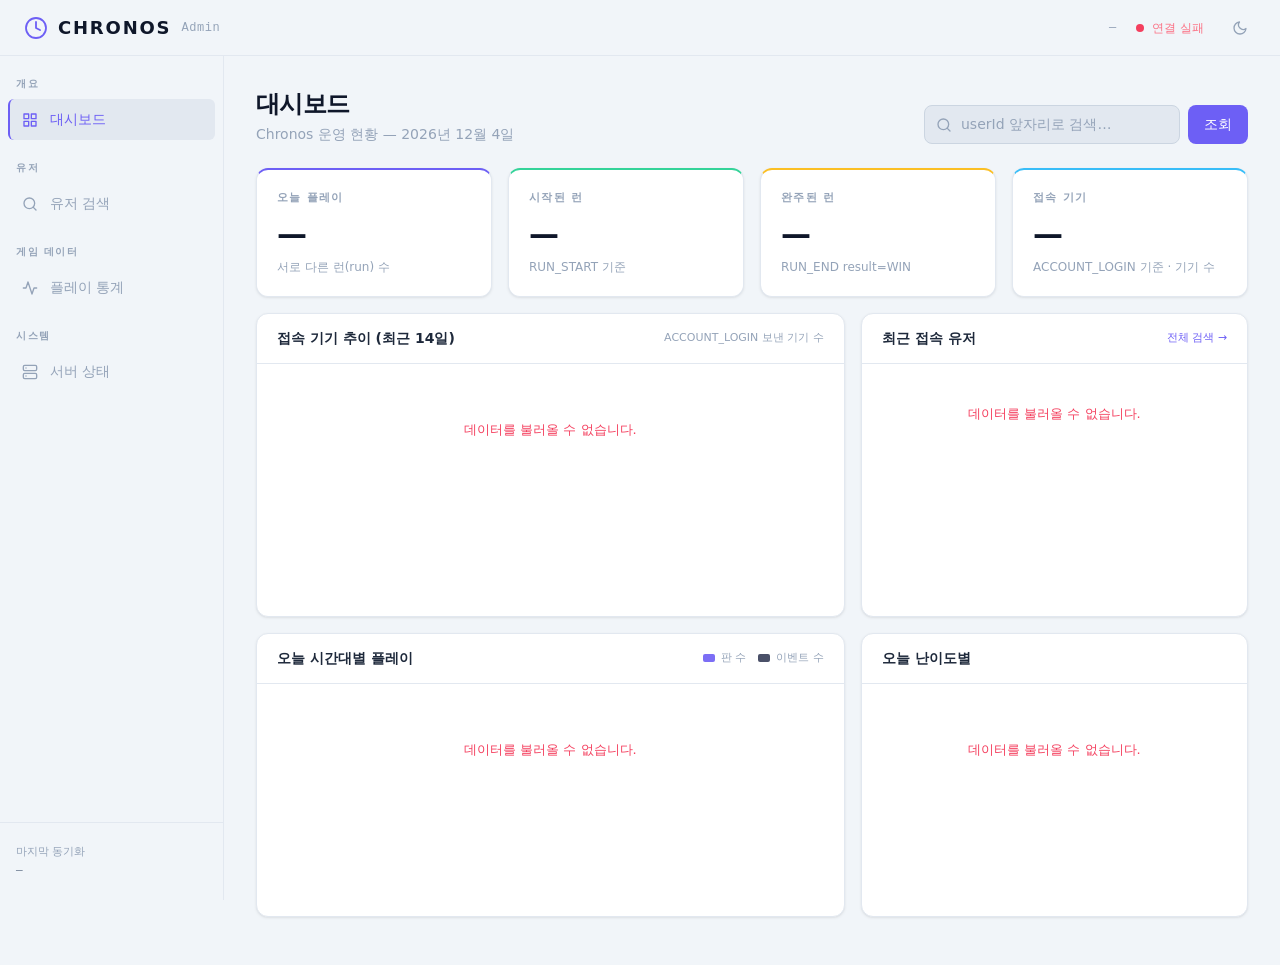
<file: admin-web/index.html>
<!DOCTYPE html>
<html lang="ko">
<head>
  <meta charset="UTF-8" />
  <meta name="viewport" content="width=device-width, initial-scale=1.0" />
  <title>대시보드 — CHRONOS Admin</title>
  <!-- 오프라인 대응: CDN 대신 vendor/ 로컬 번들을 쓴다. 인터넷 없이도 동작. -->
  <script src="vendor/tailwind.js"></script>
  <script src="assets/boot.js"></script>
  <script src="vendor/chart.umd.min.js"></script>
  <link rel="stylesheet" href="assets/app.css" />
</head>
<body data-page="dashboard" class="font-sans text-slate-300 min-h-screen">

<main class="app-main">

  <div class="mb-6 flex items-end justify-between gap-4 flex-wrap">
    <div>
      <h1 class="text-2xl font-semibold tracking-tight text-white">대시보드</h1>
      <p class="mt-1 text-sm text-muted" id="dashboard-date">Chronos 운영 현황</p>
    </div>
    <!--
      검색은 평범한 GET 폼이다. 자바스크립트 없이 users.html?q=... 로 넘어가므로
      결과 화면이 그대로 북마크·새로고침·뒤로가기 대상이 된다.
    -->
    <form action="users.html" method="get" class="flex gap-2 w-full sm:w-auto">
      <div class="relative flex-1 sm:w-64">
        <svg class="absolute left-3 top-1/2 -translate-y-1/2 w-4 h-4 text-muted pointer-events-none"
             viewBox="0 0 24 24" fill="none" stroke="currentColor" stroke-width="2" stroke-linecap="round" stroke-linejoin="round">
          <circle cx="11" cy="11" r="8"/><line x1="21" y1="21" x2="16.65" y2="16.65"/>
        </svg>
        <input type="text" name="q" class="input" placeholder="userId 앞자리로 검색…" autocomplete="off" />
      </div>
      <button type="submit" class="btn-primary flex-shrink-0">조회</button>
    </form>
  </div>

  <!-- 오늘 데이터가 하나도 없을 때만 뜬다 -->
  <div id="today-empty-notice" class="hidden card mb-4 px-5 py-3 flex items-center gap-3 text-sm">
    <svg class="w-4 h-4 flex-shrink-0 text-amber-400" viewBox="0 0 24 24" fill="none" stroke="currentColor" stroke-width="2" stroke-linecap="round" stroke-linejoin="round">
      <circle cx="12" cy="12" r="10"/><line x1="12" y1="8" x2="12" y2="12"/><line x1="12" y1="16" x2="12.01" y2="16"/>
    </svg>
    <span class="text-slate-400">오늘 수집된 이벤트가 없습니다. 아래 지표는 모두 0이며, 과거 데이터는 <a href="stats.html" class="underline" style="color: rgb(var(--accent))">플레이 통계</a>에서 볼 수 있습니다.</span>
  </div>

  <!-- ───────── KPI ───────── -->
  <div class="grid grid-cols-2 lg:grid-cols-4 gap-4 mb-4">
    <div class="card kpi" style="border-top-color: rgb(var(--accent))">
      <p class="kpi-label">오늘 플레이</p>
      <p id="kpi-plays" class="kpi-value text-white skeleton">000</p>
      <p class="kpi-sub">서로 다른 런(run) 수</p>
    </div>
    <div class="card kpi" style="border-top-color: rgb(52 211 153)">
      <p class="kpi-label">시작된 런</p>
      <p id="kpi-runs-started" class="kpi-value text-white skeleton">000</p>
      <p class="kpi-sub">RUN_START 기준</p>
    </div>
    <div class="card kpi" style="border-top-color: rgb(251 191 36)">
      <p class="kpi-label">완주된 런</p>
      <p id="kpi-runs-cleared" class="kpi-value text-white skeleton">000</p>
      <p class="kpi-sub" id="kpi-clear-rate">RUN_END result=WIN</p>
    </div>
    <div class="card kpi" style="border-top-color: rgb(56 189 248)">
      <p class="kpi-label">접속 기기</p>
      <p id="kpi-dau" class="kpi-value text-white skeleton">000</p>
      <!-- userId는 사람이 아니라 설치(기기) 식별자다 — 로그 명세 v0.6 1.2 -->
      <p class="kpi-sub" title="userId는 사람이 아니라 기기 단위 식별자입니다">ACCOUNT_LOGIN 기준 · 기기 수</p>
    </div>
  </div>

  <!-- ───────── DAU 추이 + 최근 접속 유저 ───────── -->
  <div class="grid grid-cols-1 lg:grid-cols-5 gap-4 mb-4">

    <div class="card lg:col-span-3">
      <div class="card-head">
        <h2 class="card-title text-slate-200">접속 기기 추이 (최근 14일)</h2>
        <span class="text-[11px] text-muted">ACCOUNT_LOGIN 보낸 기기 수</span>
      </div>
      <div class="card-body">
        <div class="relative" style="height: 220px;">
          <canvas id="dau-chart"></canvas>
        </div>
      </div>
    </div>

    <div class="card lg:col-span-2 flex flex-col">
      <div class="card-head">
        <h2 class="card-title text-slate-200">최근 접속 유저</h2>
        <a href="users.html" class="text-[11px] hover:underline" style="color: rgb(var(--accent))">전체 검색 →</a>
      </div>
      <div id="recent-users-list" class="flex-1 overflow-y-auto" style="max-height: 320px;">
        <div class="empty">불러오는 중…</div>
      </div>
    </div>
  </div>

  <!-- ───────── 시간대별 + 난이도별 ───────── -->
  <div class="grid grid-cols-1 lg:grid-cols-5 gap-4">

    <div class="card lg:col-span-3">
      <div class="card-head">
        <h2 class="card-title text-slate-200">오늘 시간대별 플레이</h2>
        <div class="flex items-center gap-3 text-[11px] text-muted">
          <span class="flex items-center gap-1.5"><span class="inline-block w-3 h-2 rounded-sm" style="background: rgb(124 110 245)"></span>판 수</span>
          <span class="flex items-center gap-1.5"><span class="inline-block w-3 h-2 rounded-sm" style="background: rgb(74 80 104)"></span>이벤트 수</span>
        </div>
      </div>
      <div class="card-body">
        <div class="relative" style="height: 200px;">
          <canvas id="hourly-chart"></canvas>
        </div>
      </div>
    </div>

    <div class="card lg:col-span-2">
      <div class="card-head">
        <h2 class="card-title text-slate-200">오늘 난이도별</h2>
      </div>
      <div id="difficulty-list" class="card-body">
        <div class="empty">불러오는 중…</div>
      </div>
    </div>
  </div>

</main>

<script src="assets/format.js"></script>
<script src="assets/api.js"></script>
<script src="assets/charts.js"></script>
<script src="assets/shell.js"></script>
<script src="assets/page-dashboard.js"></script>
</body>
</html>
</file>
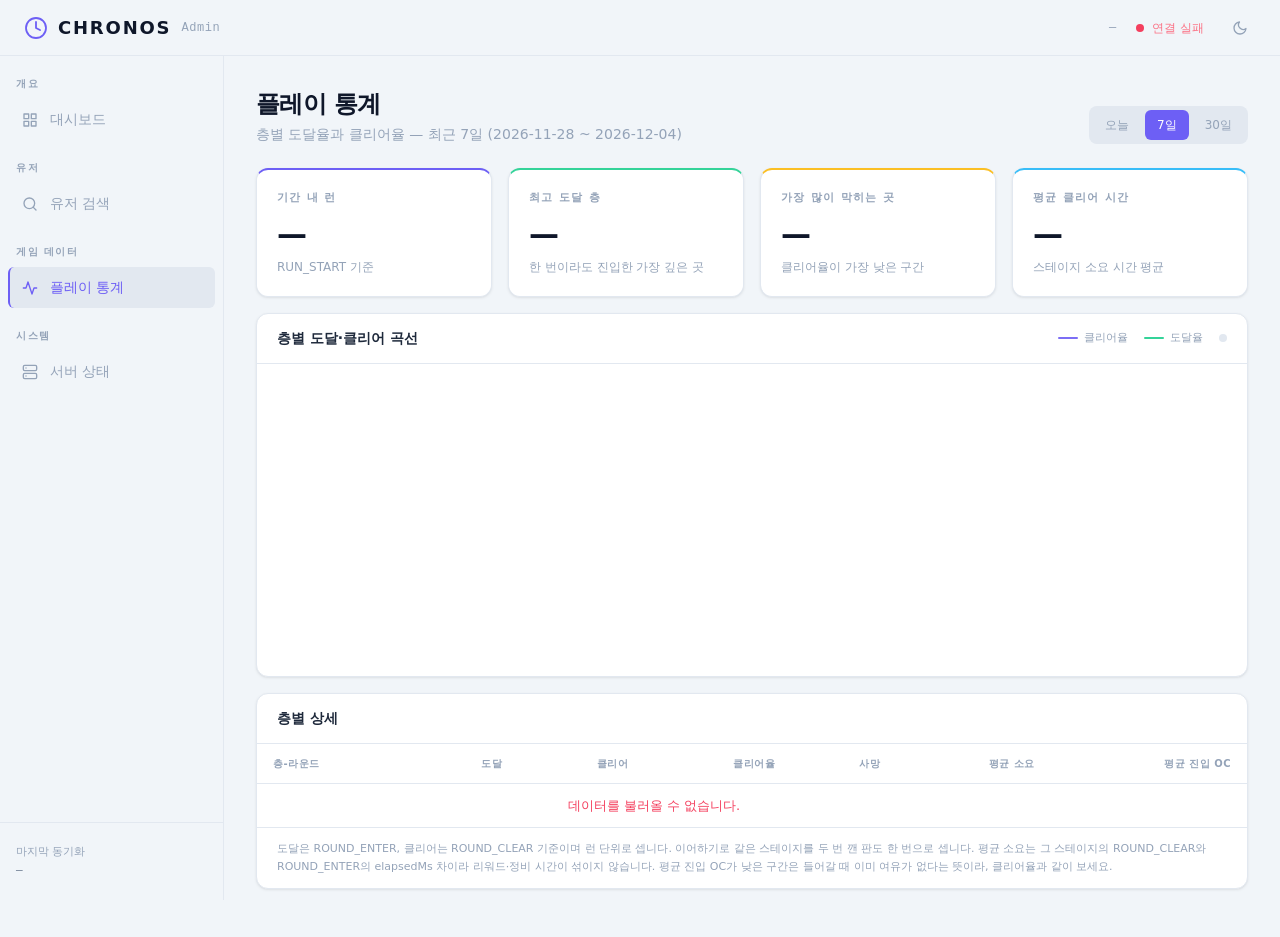
<file: admin-web/stats.html>
<!DOCTYPE html>
<html lang="ko">
<head>
  <meta charset="UTF-8" />
  <meta name="viewport" content="width=device-width, initial-scale=1.0" />
  <title>플레이 통계 — CHRONOS Admin</title>
  <script src="vendor/tailwind.js"></script>
  <script src="assets/boot.js"></script>
  <script src="vendor/chart.umd.min.js"></script>
  <link rel="stylesheet" href="assets/app.css" />
</head>
<body data-page="stats" class="font-sans text-slate-300 min-h-screen">

<main class="app-main">

  <div class="mb-6 flex items-end justify-between gap-4 flex-wrap">
    <div>
      <h1 class="text-2xl font-semibold tracking-tight text-white">플레이 통계</h1>
      <p class="mt-1 text-sm text-muted" id="stats-range">층별 도달율과 클리어율</p>
    </div>
    <!--
      기간은 링크다(?period=7d). 서버에서 다른 데이터를 받아오는 전환이라
      주소에 남겨야 뒤로가기로 이전 기간에 돌아올 수 있다.
    -->
    <div class="seg" id="period-seg">
      <a href="stats.html?period=today" class="seg-btn" data-period="today">오늘</a>
      <a href="stats.html?period=7d"    class="seg-btn" data-period="7d">7일</a>
      <a href="stats.html?period=30d"   class="seg-btn" data-period="30d">30일</a>
    </div>
  </div>

  <div class="grid grid-cols-2 lg:grid-cols-4 gap-4 mb-4">
    <div class="card kpi" style="border-top-color: rgb(var(--accent))">
      <p class="kpi-label">기간 내 런</p>
      <p id="kpi-total-runs" class="kpi-value text-white skeleton">000</p>
      <p class="kpi-sub" id="kpi-total-runs-sub">RUN_START 기준</p>
    </div>
    <div class="card kpi" style="border-top-color: rgb(52 211 153)">
      <p class="kpi-label">최고 도달 층</p>
      <p id="kpi-deepest" class="kpi-value text-white skeleton">0-0</p>
      <p class="kpi-sub">한 번이라도 진입한 가장 깊은 곳</p>
    </div>
    <div class="card kpi" style="border-top-color: rgb(251 191 36)">
      <p class="kpi-label">가장 많이 막히는 곳</p>
      <p id="kpi-wall" class="kpi-value text-white skeleton">0-0</p>
      <p class="kpi-sub" id="kpi-wall-sub">클리어율이 가장 낮은 구간</p>
    </div>
    <div class="card kpi" style="border-top-color: rgb(56 189 248)">
      <p class="kpi-label">평균 클리어 시간</p>
      <p id="kpi-avg-clear" class="kpi-value text-white skeleton">0m</p>
      <p class="kpi-sub">스테이지 소요 시간 평균</p>
    </div>
  </div>

  <!-- ───────── 곡선 ───────── -->
  <div class="card mb-4">
    <div class="card-head">
      <h2 class="card-title text-slate-200">층별 도달·클리어 곡선</h2>
      <div class="flex items-center gap-4 flex-wrap">
        <div class="flex items-center gap-4 text-[11px] text-muted">
          <span class="flex items-center gap-1.5"><span class="inline-block w-5 h-0.5 rounded" style="background: rgb(124 110 245)"></span>클리어율</span>
          <span class="flex items-center gap-1.5"><span class="inline-block w-5 h-0.5 rounded" style="background: rgb(52 211 153)"></span>도달율</span>
        </div>
        <!-- 난이도 탭: 한 응답에 전부 들어있어 화면에서만 갈아끼운다 -->
        <div class="seg" id="difficulty-seg"></div>
      </div>
    </div>
    <div class="card-body">
      <div class="relative" style="height: 280px;">
        <canvas id="floors-chart"></canvas>
      </div>
      <div id="floors-chart-empty" class="hidden"></div>
    </div>
  </div>

  <!-- ───────── 표 ───────── -->
  <div class="card">
    <div class="card-head">
      <h2 class="card-title text-slate-200">층별 상세</h2>
    </div>
    <div class="tbl-scroll">
      <table class="tbl">
        <thead>
          <tr>
            <th>층-라운드</th>
            <th class="num">도달</th>
            <th class="num">클리어</th>
            <th class="num">클리어율</th>
            <th class="num">사망</th>
            <th class="num">평균 소요</th>
            <th class="num">평균 진입 OC</th>
          </tr>
        </thead>
        <tbody id="floors-table-body"></tbody>
      </table>
    </div>
    <!--
      round 의미가 이벤트마다 달라서 생기는 착시를 표 밑에 적어둔다.
      화면만 보고 "2-3이 이상하다"고 판단하면 틀린 결론에 도달한다.
    -->
    <div class="px-5 py-3 border-t border-surface-700 text-[11px] text-muted leading-relaxed">
도달은 ROUND_ENTER, 클리어는 ROUND_CLEAR 기준이며 런 단위로 셉니다.
      이어하기로 같은 스테이지를 두 번 깬 판도 한 번으로 셉니다.
      평균 소요는 그 스테이지의 ROUND_CLEAR와 ROUND_ENTER의 elapsedMs 차이라 리워드·정비 시간이 섞이지 않습니다.
      평균 진입 OC가 낮은 구간은 들어갈 때 이미 여유가 없다는 뜻이라, 클리어율과 같이 보세요.
    </div>
  </div>

</main>

<script src="assets/format.js"></script>
<script src="assets/api.js"></script>
<script src="assets/charts.js"></script>
<script src="assets/shell.js"></script>
<script src="assets/page-stats.js"></script>
</body>
</html>
</file>
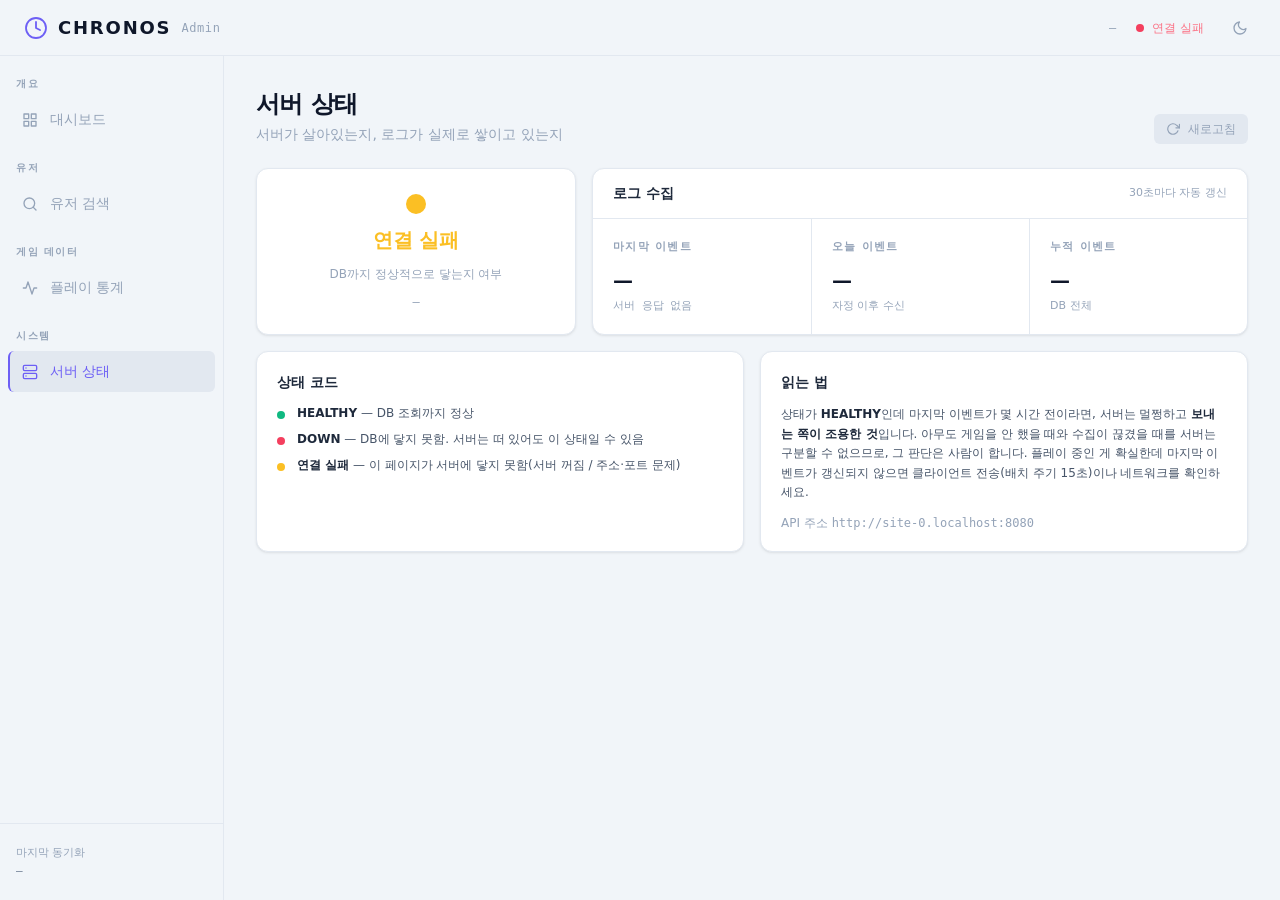
<file: admin-web/status.html>
<!DOCTYPE html>
<html lang="ko">
<head>
  <meta charset="UTF-8" />
  <meta name="viewport" content="width=device-width, initial-scale=1.0" />
  <title>서버 상태 — CHRONOS Admin</title>
  <script src="vendor/tailwind.js"></script>
  <script src="assets/boot.js"></script>
  <link rel="stylesheet" href="assets/app.css" />
</head>
<body data-page="status" class="font-sans text-slate-300 min-h-screen">

<main class="app-main">

  <div class="mb-6 flex items-end justify-between gap-4 flex-wrap">
    <div>
      <h1 class="text-2xl font-semibold tracking-tight text-white">서버 상태</h1>
      <p class="mt-1 text-sm text-muted">서버가 살아있는지, 로그가 실제로 쌓이고 있는지</p>
    </div>
    <button type="button" id="refresh-btn" class="seg-btn flex items-center gap-2" style="background: rgb(var(--surface-700))">
      <svg class="w-3.5 h-3.5" viewBox="0 0 24 24" fill="none" stroke="currentColor" stroke-width="2" stroke-linecap="round" stroke-linejoin="round">
        <polyline points="23 4 23 10 17 10"/><path d="M20.49 15a9 9 0 1 1-2.12-9.36L23 10"/>
      </svg>
      새로고침
    </button>
  </div>

  <div class="grid grid-cols-1 lg:grid-cols-3 gap-4 mb-4">

    <!-- 서버 상태 -->
    <div class="card p-6 flex flex-col items-center justify-center gap-3 text-center">
      <div id="ss-dot" class="w-5 h-5 rounded-full bg-surface-600"></div>
      <p id="ss-status" class="text-xl font-bold text-white skeleton">CHECKING</p>
      <p class="text-xs text-muted">DB까지 정상적으로 닿는지 여부</p>
      <p id="ss-version" class="text-xs font-mono text-muted skeleton">v0.0.0</p>
    </div>

    <!--
      수집 상태. 서버가 살아있어도 로그가 안 들어올 수 있으므로 이쪽이 실제로 더 중요하다.
      마지막 이벤트가 언제 들어왔는지가 한눈에 보여야 한다.
    -->
    <div class="card lg:col-span-2">
      <div class="card-head">
        <h2 class="card-title text-slate-200">로그 수집</h2>
        <span class="text-[11px] text-muted" id="auto-refresh-note">30초마다 자동 갱신</span>
      </div>
      <div class="grid grid-cols-1 sm:grid-cols-3 divide-y sm:divide-y-0 sm:divide-x divide-surface-700">
        <div class="p-5">
          <p class="kpi-label">마지막 이벤트</p>
          <p id="ss-last-event" class="text-xl font-bold text-white skeleton">——</p>
          <p id="ss-last-event-abs" class="mt-1 text-[11px] text-muted font-mono">—</p>
        </div>
        <div class="p-5">
          <p class="kpi-label">오늘 이벤트</p>
          <p id="ss-events-today" class="text-xl font-bold text-white skeleton" style="font-variant-numeric: tabular-nums">0</p>
          <p class="mt-1 text-[11px] text-muted">자정 이후 수신</p>
        </div>
        <div class="p-5">
          <p class="kpi-label">누적 이벤트</p>
          <p id="ss-events-total" class="text-xl font-bold text-white skeleton" style="font-variant-numeric: tabular-nums">0</p>
          <p class="mt-1 text-[11px] text-muted">DB 전체</p>
        </div>
      </div>
    </div>
  </div>

  <div class="grid grid-cols-1 lg:grid-cols-2 gap-4">

    <div class="card p-5">
      <h2 class="card-title text-slate-200 mb-3">상태 코드</h2>
      <div class="flex flex-col gap-2.5 text-xs">
        <div class="flex items-start gap-3">
          <span class="w-2 h-2 mt-1.5 rounded-full bg-emerald-500 flex-shrink-0"></span>
          <span class="text-slate-400"><strong class="text-slate-200">HEALTHY</strong> — DB 조회까지 정상</span>
        </div>
        <div class="flex items-start gap-3">
          <span class="w-2 h-2 mt-1.5 rounded-full bg-rose-500 flex-shrink-0"></span>
          <span class="text-slate-400"><strong class="text-slate-200">DOWN</strong> — DB에 닿지 못함. 서버는 떠 있어도 이 상태일 수 있음</span>
        </div>
        <div class="flex items-start gap-3">
          <span class="w-2 h-2 mt-1.5 rounded-full bg-amber-400 flex-shrink-0"></span>
          <span class="text-slate-400"><strong class="text-slate-200">연결 실패</strong> — 이 페이지가 서버에 닿지 못함(서버 꺼짐 / 주소·포트 문제)</span>
        </div>
      </div>
    </div>

    <!-- "조용한 것"과 "끊긴 것"을 서버가 구분할 수 없다는 점을 화면에도 남긴다 -->
    <div class="card p-5">
      <h2 class="card-title text-slate-200 mb-3">읽는 법</h2>
      <p class="text-xs text-slate-400 leading-relaxed">
        상태가 <strong class="text-slate-200">HEALTHY</strong>인데 마지막 이벤트가 몇 시간 전이라면,
        서버는 멀쩡하고 <strong class="text-slate-200">보내는 쪽이 조용한 것</strong>입니다.
        아무도 게임을 안 했을 때와 수집이 끊겼을 때를 서버는 구분할 수 없으므로,
        그 판단은 사람이 합니다. 플레이 중인 게 확실한데 마지막 이벤트가 갱신되지 않으면
        클라이언트 전송(배치 주기 15초)이나 네트워크를 확인하세요.
      </p>
      <p class="mt-3 text-xs text-muted">
        API 주소 <span id="ss-base-url" class="font-mono"></span>
      </p>
    </div>
  </div>

</main>

<script src="assets/format.js"></script>
<script src="assets/api.js"></script>
<script src="assets/shell.js"></script>
<script src="assets/page-status.js"></script>
</body>
</html>
</file>
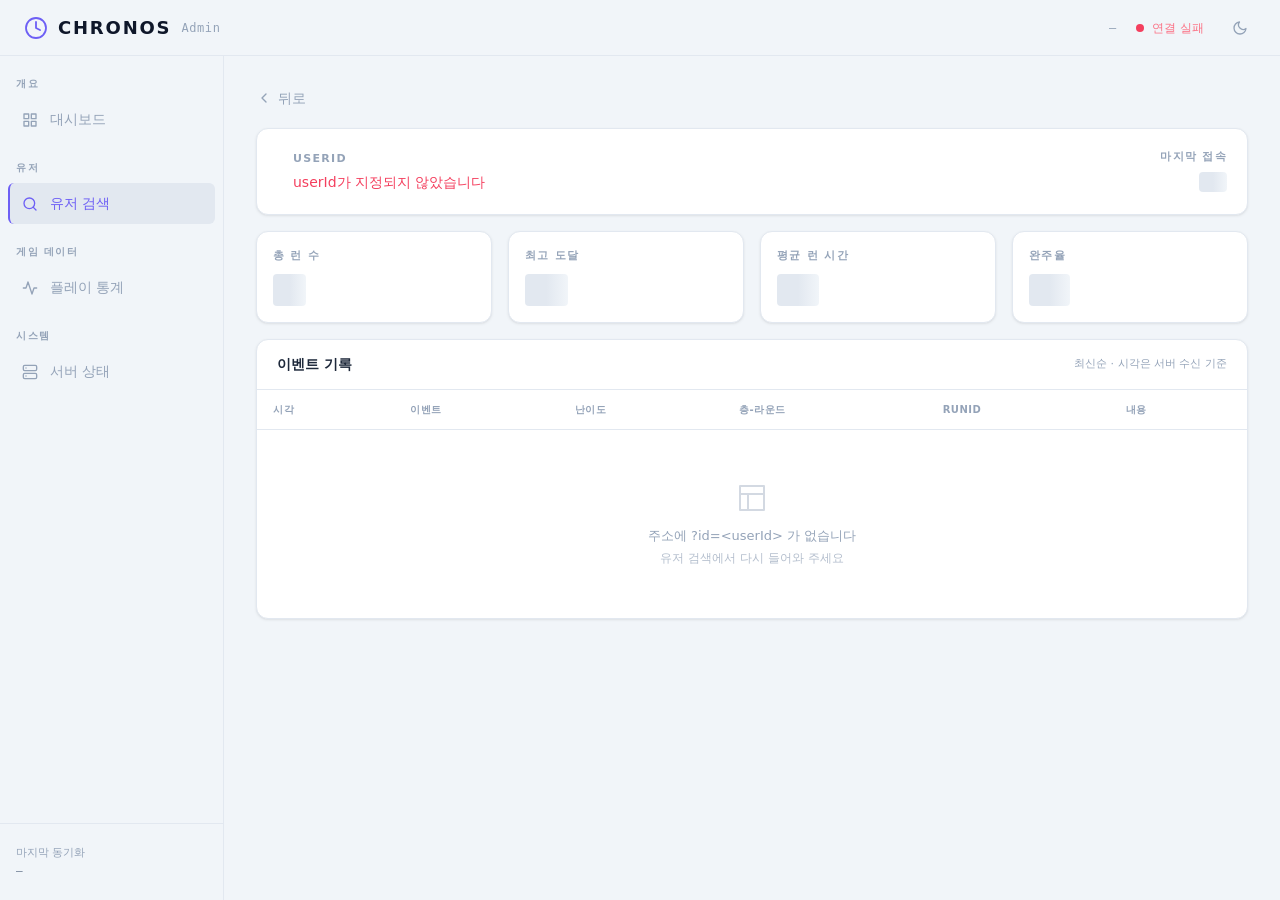
<file: admin-web/user.html>
<!DOCTYPE html>
<html lang="ko">
<head>
  <meta charset="UTF-8" />
  <meta name="viewport" content="width=device-width, initial-scale=1.0" />
  <title>유저 상세 — CHRONOS Admin</title>
  <script src="vendor/tailwind.js"></script>
  <script src="assets/boot.js"></script>
  <link rel="stylesheet" href="assets/app.css" />
</head>
<body data-page="user" class="font-sans text-slate-300 min-h-screen">

<main class="app-main">

  <!-- 뒤로가기는 브라우저 히스토리를 쓴다. 검색 결과에서 왔으면 검색어까지 그대로 살아난다. -->
  <div class="mb-5">
    <button type="button" id="back-btn" class="flex items-center gap-1.5 text-sm text-muted hover:text-slate-300 transition-colors">
      <svg class="w-4 h-4" viewBox="0 0 24 24" fill="none" stroke="currentColor" stroke-width="2" stroke-linecap="round" stroke-linejoin="round">
        <polyline points="15 18 9 12 15 6"/>
      </svg>
      뒤로
    </button>
  </div>

  <!-- 유저 머리말: 여기서만 전체 ID를 온전히 보여준다 -->
  <div class="card p-5 mb-4 flex items-center gap-4 flex-wrap">
    <div id="user-avatar"></div>
    <div class="min-w-0">
      <p class="text-[11px] font-semibold tracking-[0.12em] uppercase text-muted mb-1">userId</p>
      <div id="user-id-full" class="flex items-center gap-2 text-white">
        <span class="uid-full skeleton">0000000000000000000</span>
      </div>
    </div>
    <div class="ml-auto text-right">
      <p class="text-[11px] font-semibold tracking-[0.12em] uppercase text-muted mb-1">마지막 접속</p>
      <p id="ud-last-seen" class="text-sm font-medium text-slate-200 skeleton">——</p>
    </div>
  </div>

  <!-- ───────── 요약 ───────── -->
  <div class="grid grid-cols-2 lg:grid-cols-4 gap-4 mb-4">
    <div class="card p-4">
      <p class="kpi-label">총 런 수</p>
      <p id="ud-total-runs" class="text-2xl font-bold text-white skeleton" style="font-variant-numeric: tabular-nums">00</p>
    </div>
    <div class="card p-4">
      <p class="kpi-label">최고 도달</p>
      <p id="ud-max-floor" class="text-2xl font-bold text-white skeleton">0-0</p>
    </div>
    <div class="card p-4">
      <p class="kpi-label">평균 런 시간</p>
      <p id="ud-avg-run-time" class="text-2xl font-bold text-white skeleton">0m</p>
    </div>
    <div class="card p-4">
      <p class="kpi-label">완주율</p>
      <p id="ud-win-rate" class="text-2xl font-bold text-white skeleton">0%</p>
    </div>
  </div>

  <!-- ───────── 이벤트 ───────── -->
  <div class="card">
    <div class="card-head">
      <h2 class="card-title text-slate-200">이벤트 기록</h2>
      <span class="text-[11px] text-muted">최신순 · 시각은 서버 수신 기준</span>
    </div>
    <div class="tbl-scroll">
      <table class="tbl">
        <thead>
          <tr>
            <th>시각</th>
            <th>이벤트</th>
            <th>난이도</th>
            <th>층-라운드</th>
            <th>runId</th>
            <th>내용</th>
          </tr>
        </thead>
        <tbody id="events-table-body"></tbody>
      </table>
    </div>
    <div id="events-load-more-wrap" class="px-5 py-4 border-t border-surface-700 hidden">
      <button type="button" id="events-load-more" class="text-xs font-medium hover:underline" style="color: rgb(var(--accent))">
        더 보기 (50건)
      </button>
    </div>
  </div>

</main>

<script src="assets/format.js"></script>
<script src="assets/catalog.js"></script>
<script src="assets/api.js"></script>
<script src="assets/shell.js"></script>
<script src="assets/page-user.js"></script>
</body>
</html>
</file>
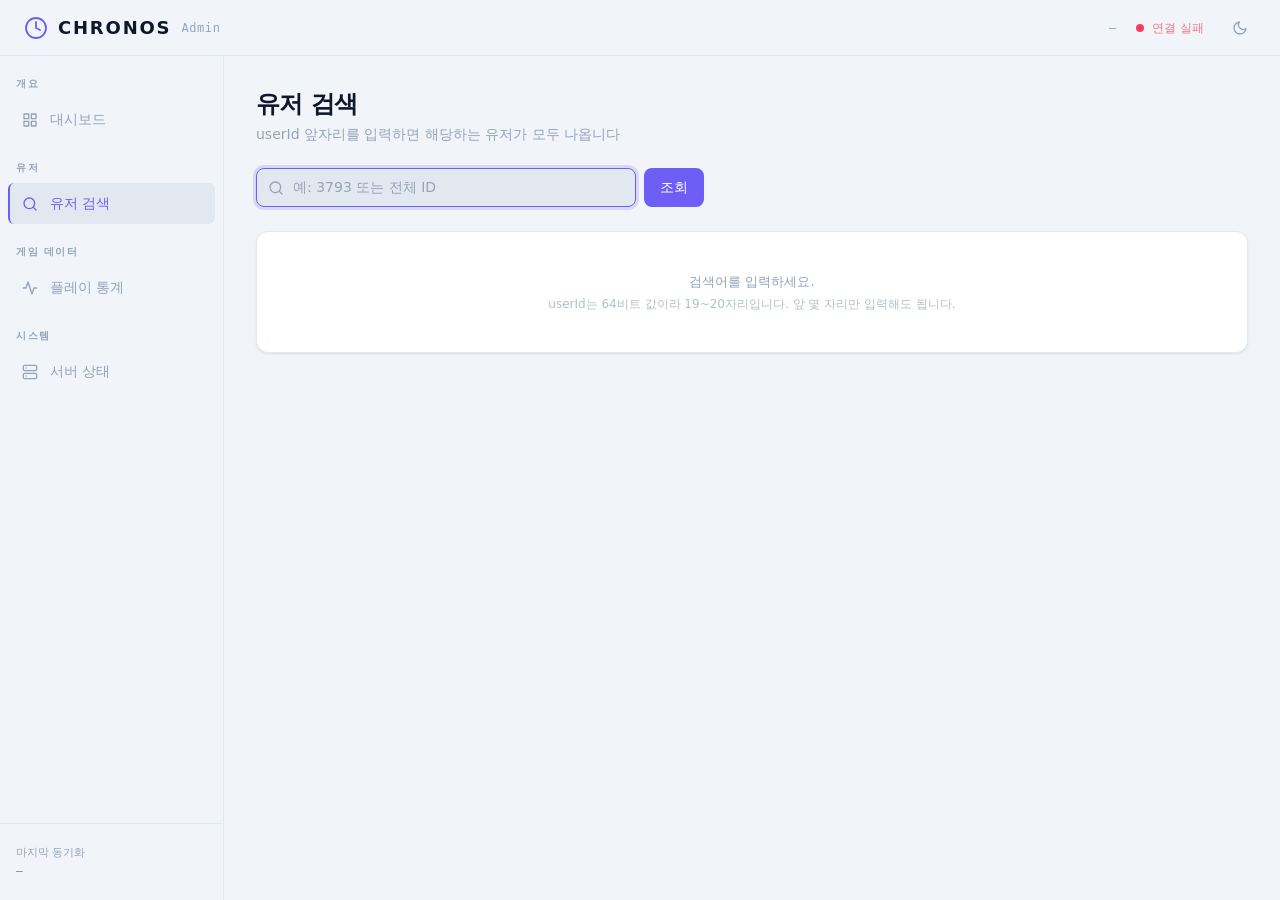
<file: admin-web/users.html>
<!DOCTYPE html>
<html lang="ko">
<head>
  <meta charset="UTF-8" />
  <meta name="viewport" content="width=device-width, initial-scale=1.0" />
  <title>유저 검색 — CHRONOS Admin</title>
  <script src="vendor/tailwind.js"></script>
  <script src="assets/boot.js"></script>
  <link rel="stylesheet" href="assets/app.css" />
</head>
<body data-page="users" class="font-sans text-slate-300 min-h-screen">

<main class="app-main">

  <div class="mb-6">
    <h1 class="text-2xl font-semibold tracking-tight text-white">유저 검색</h1>
    <p class="mt-1 text-sm text-muted">userId 앞자리를 입력하면 해당하는 유저가 모두 나옵니다</p>
  </div>

  <!--
    GET 폼이라 검색하면 주소가 users.html?q=379 로 바뀐다.
    그래서 검색 결과를 북마크할 수 있고, 유저 상세를 보다 뒤로 오면 검색어가 그대로 남는다.
  -->
  <form action="users.html" method="get" class="flex gap-2 max-w-md mb-6">
    <div class="relative flex-1">
      <svg class="absolute left-3 top-1/2 -translate-y-1/2 w-4 h-4 text-muted pointer-events-none"
           viewBox="0 0 24 24" fill="none" stroke="currentColor" stroke-width="2" stroke-linecap="round" stroke-linejoin="round">
        <circle cx="11" cy="11" r="8"/><line x1="21" y1="21" x2="16.65" y2="16.65"/>
      </svg>
      <input id="search-input" type="text" name="q" class="input" placeholder="예: 3793 또는 전체 ID" autocomplete="off" autofocus />
    </div>
    <button type="submit" class="btn-primary flex-shrink-0">조회</button>
  </form>

  <div class="card">
    <div id="search-results">
      <div class="empty">
        검색어를 입력하세요.
        <p class="mt-1 text-xs opacity-70">userId는 64비트 값이라 19~20자리입니다. 앞 몇 자리만 입력해도 됩니다.</p>
      </div>
    </div>
  </div>

</main>

<script src="assets/format.js"></script>
<script src="assets/api.js"></script>
<script src="assets/shell.js"></script>
<script src="assets/page-users.js"></script>
</body>
</html>
</file>
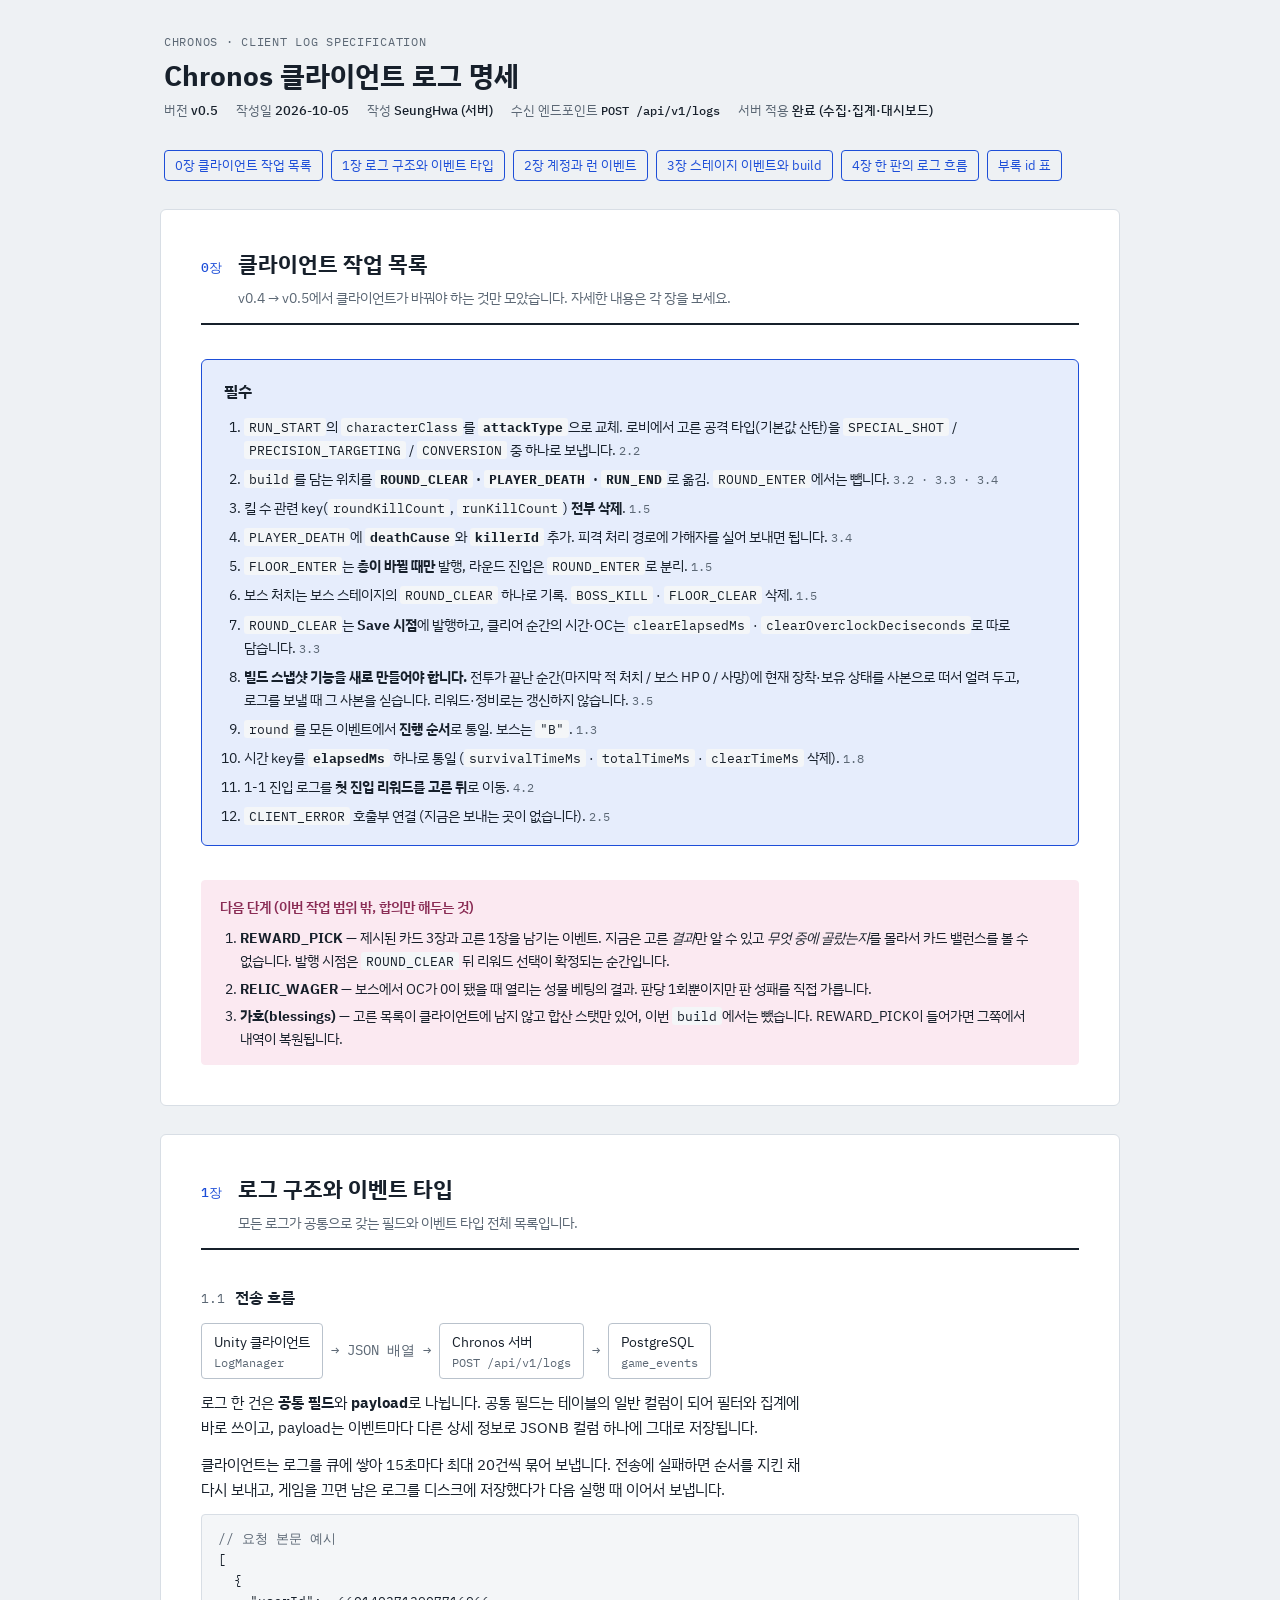
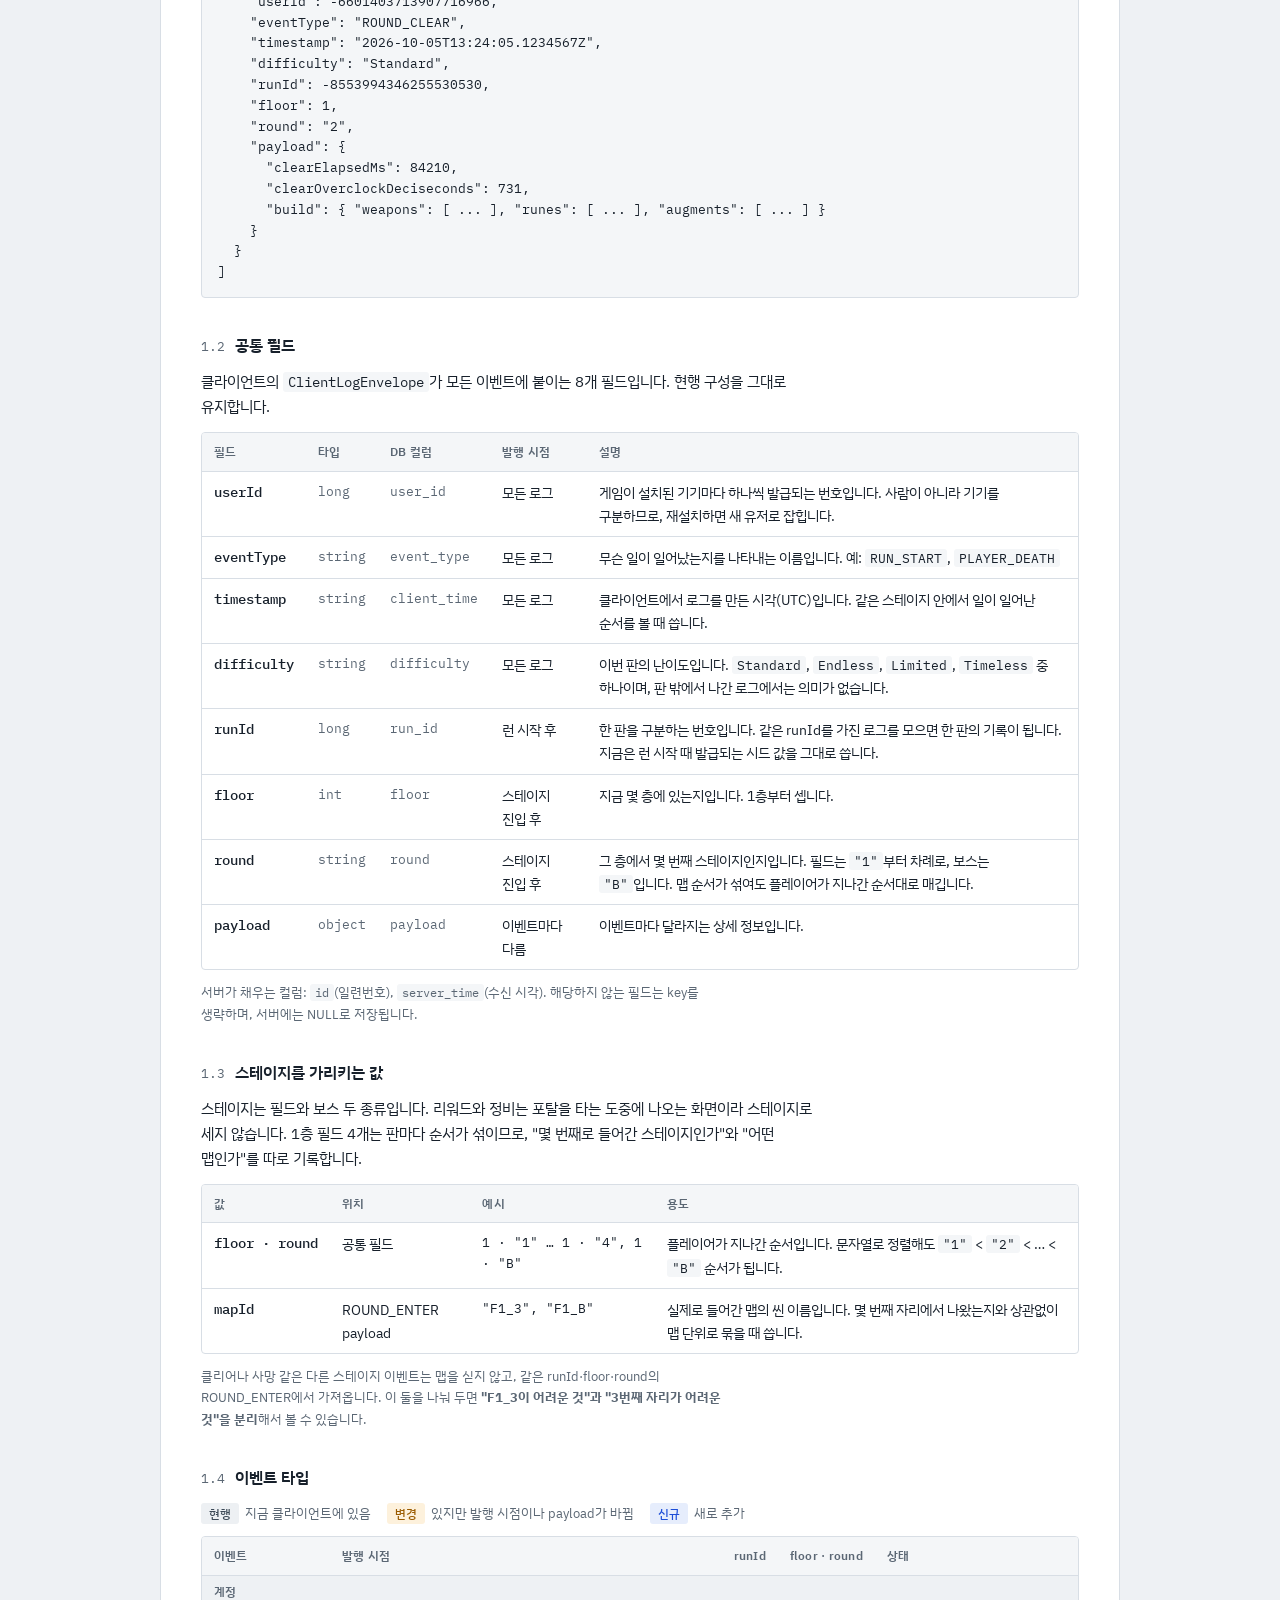
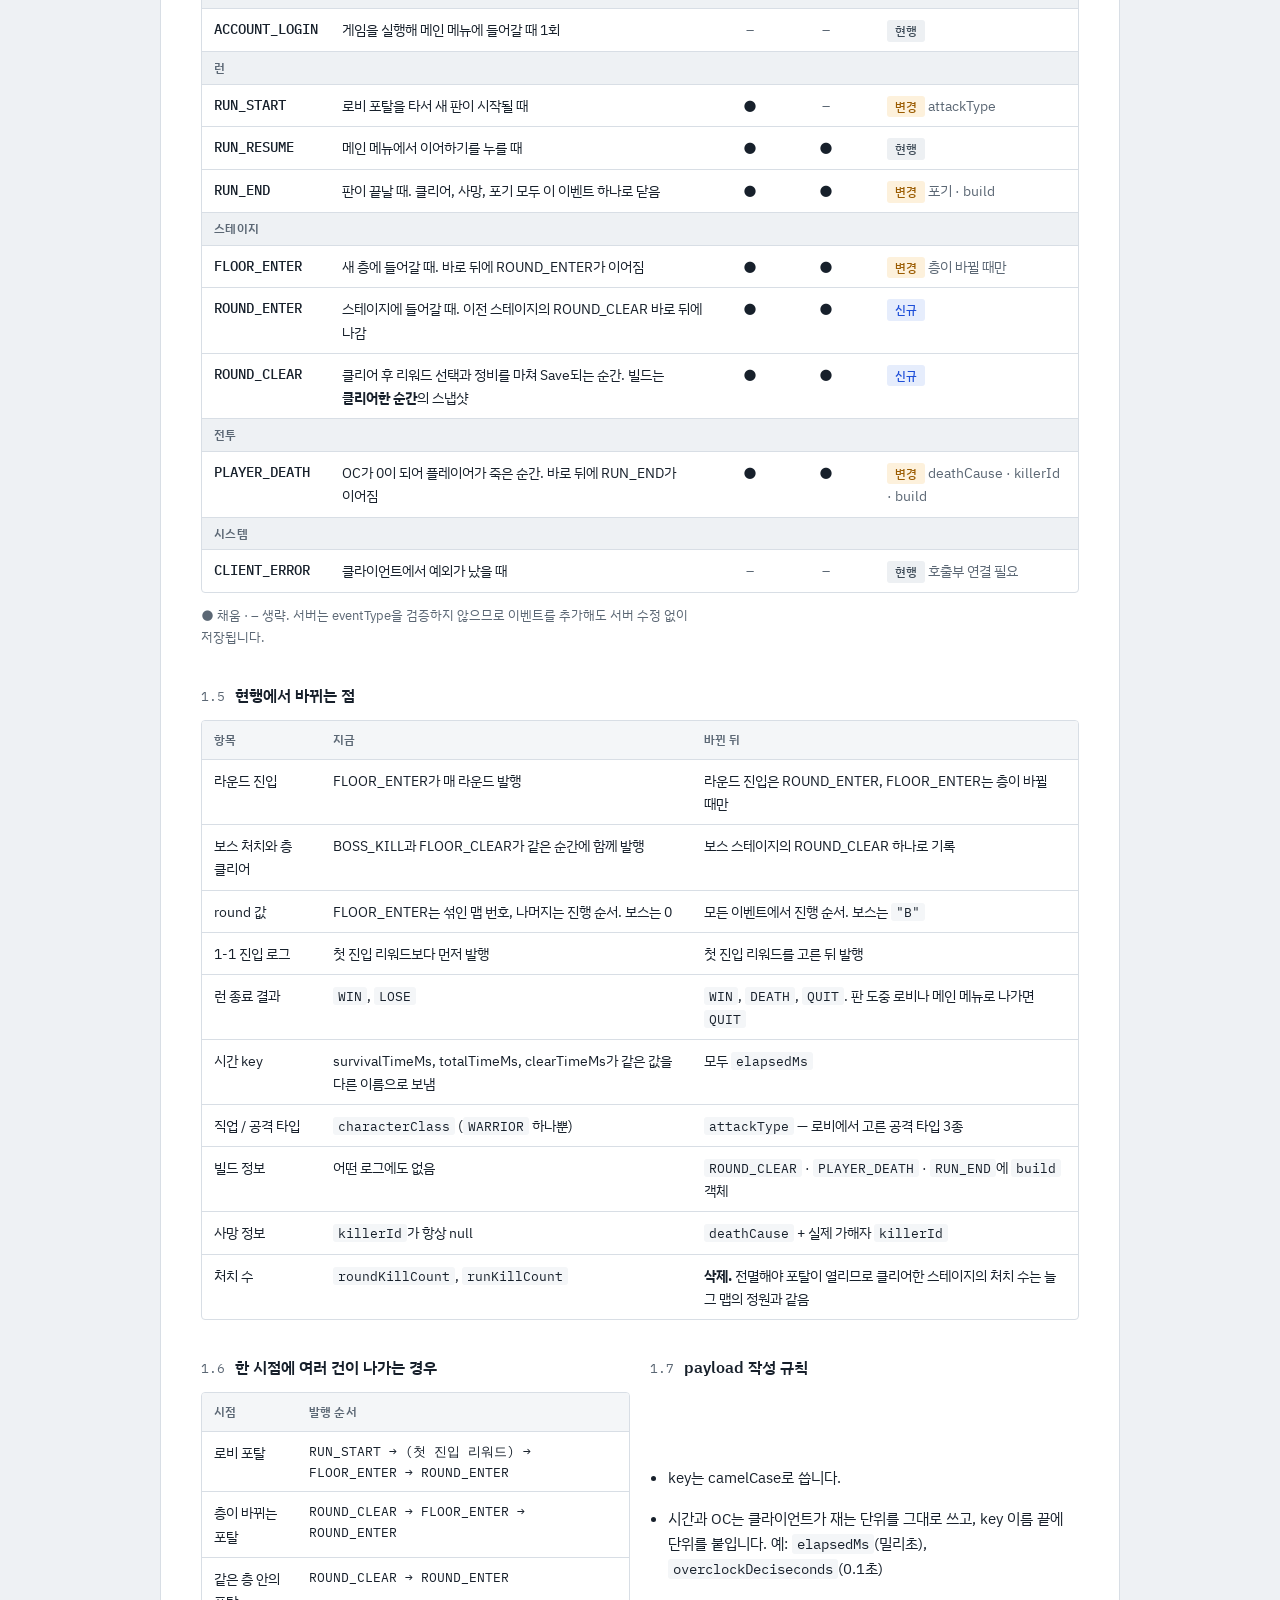
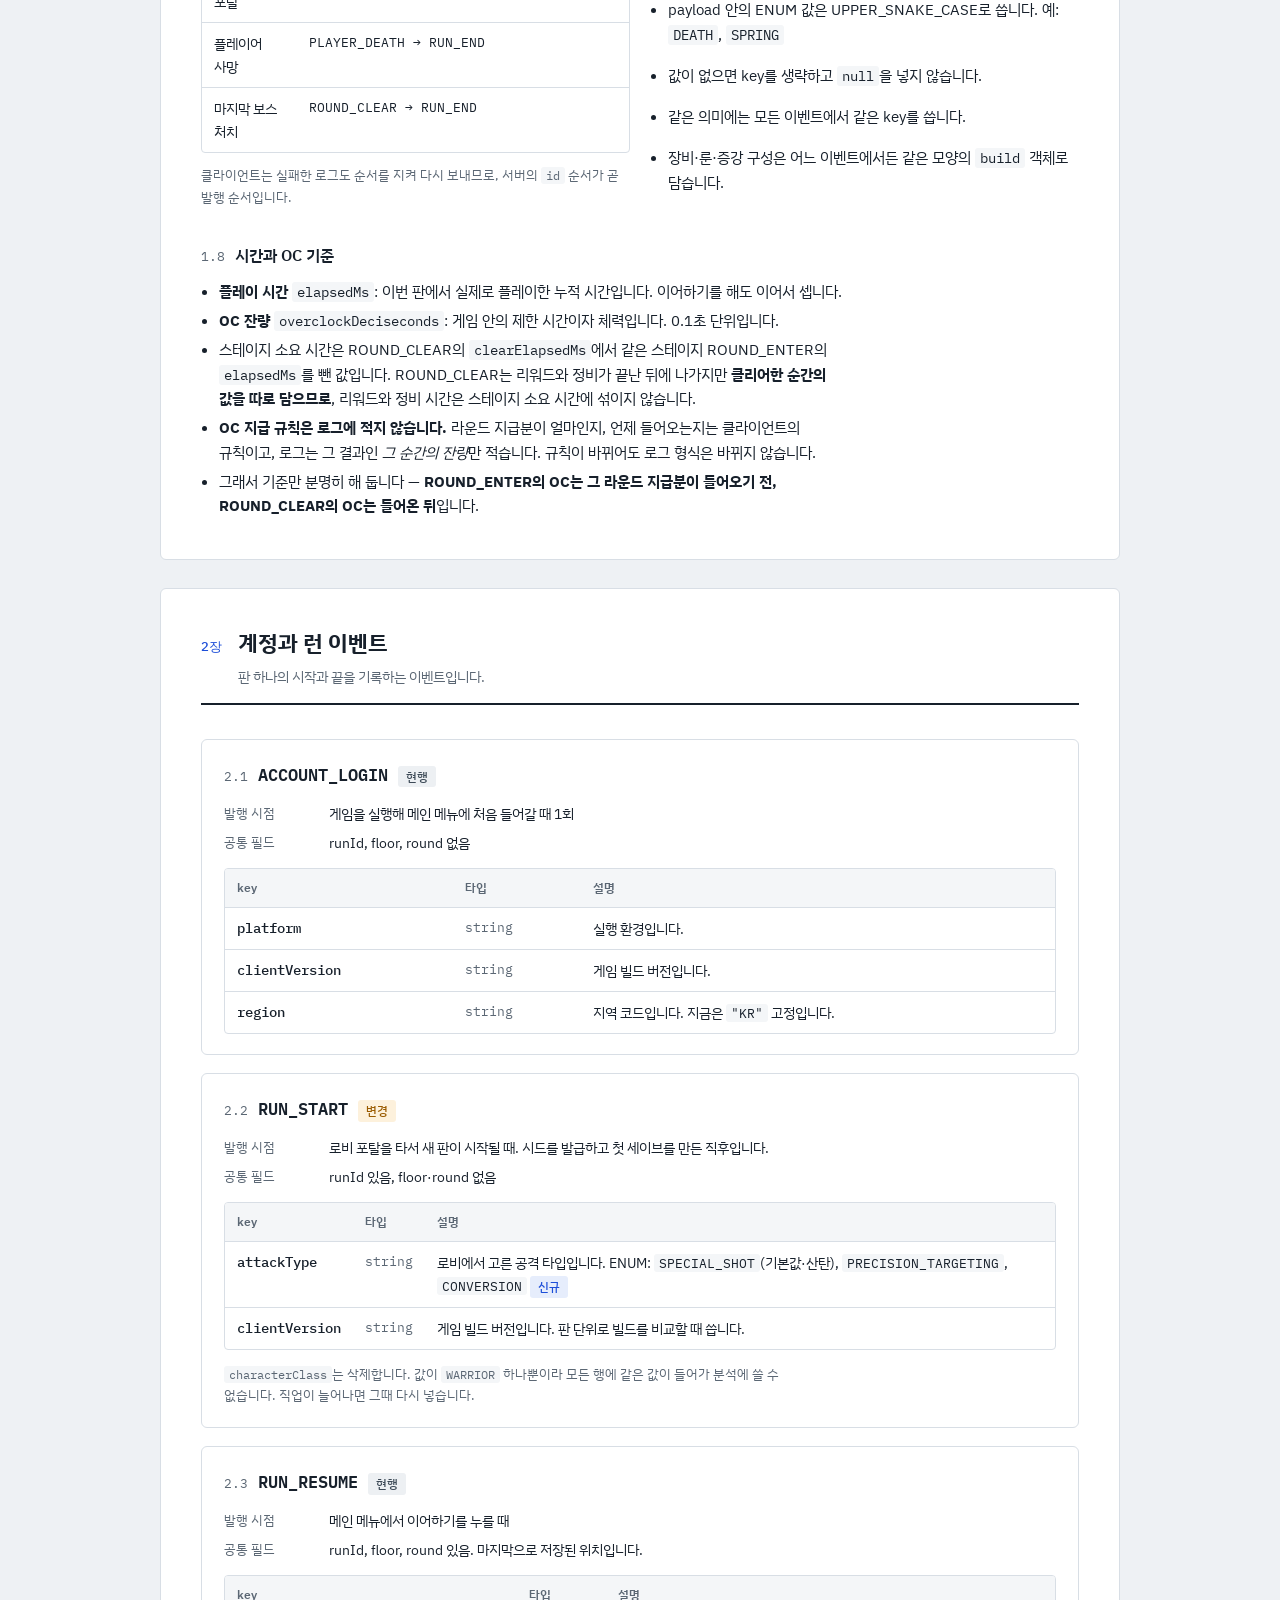
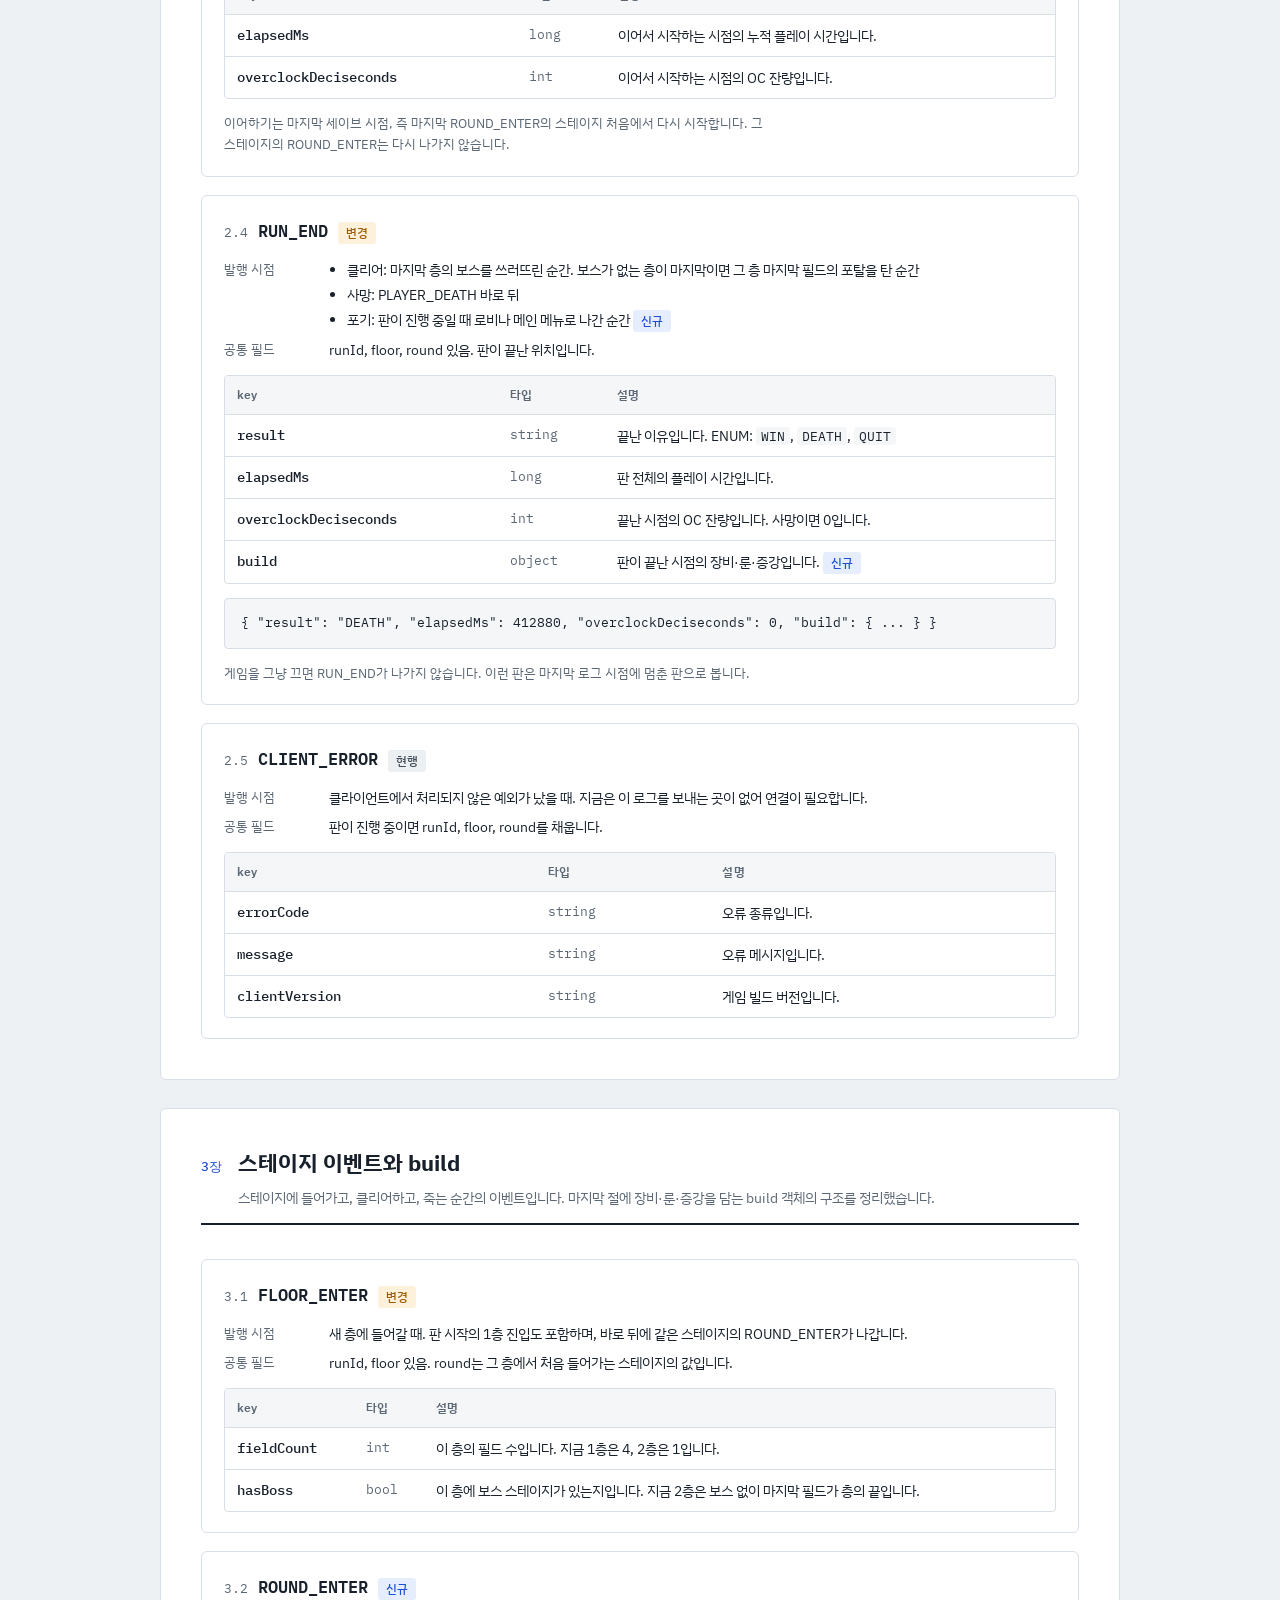
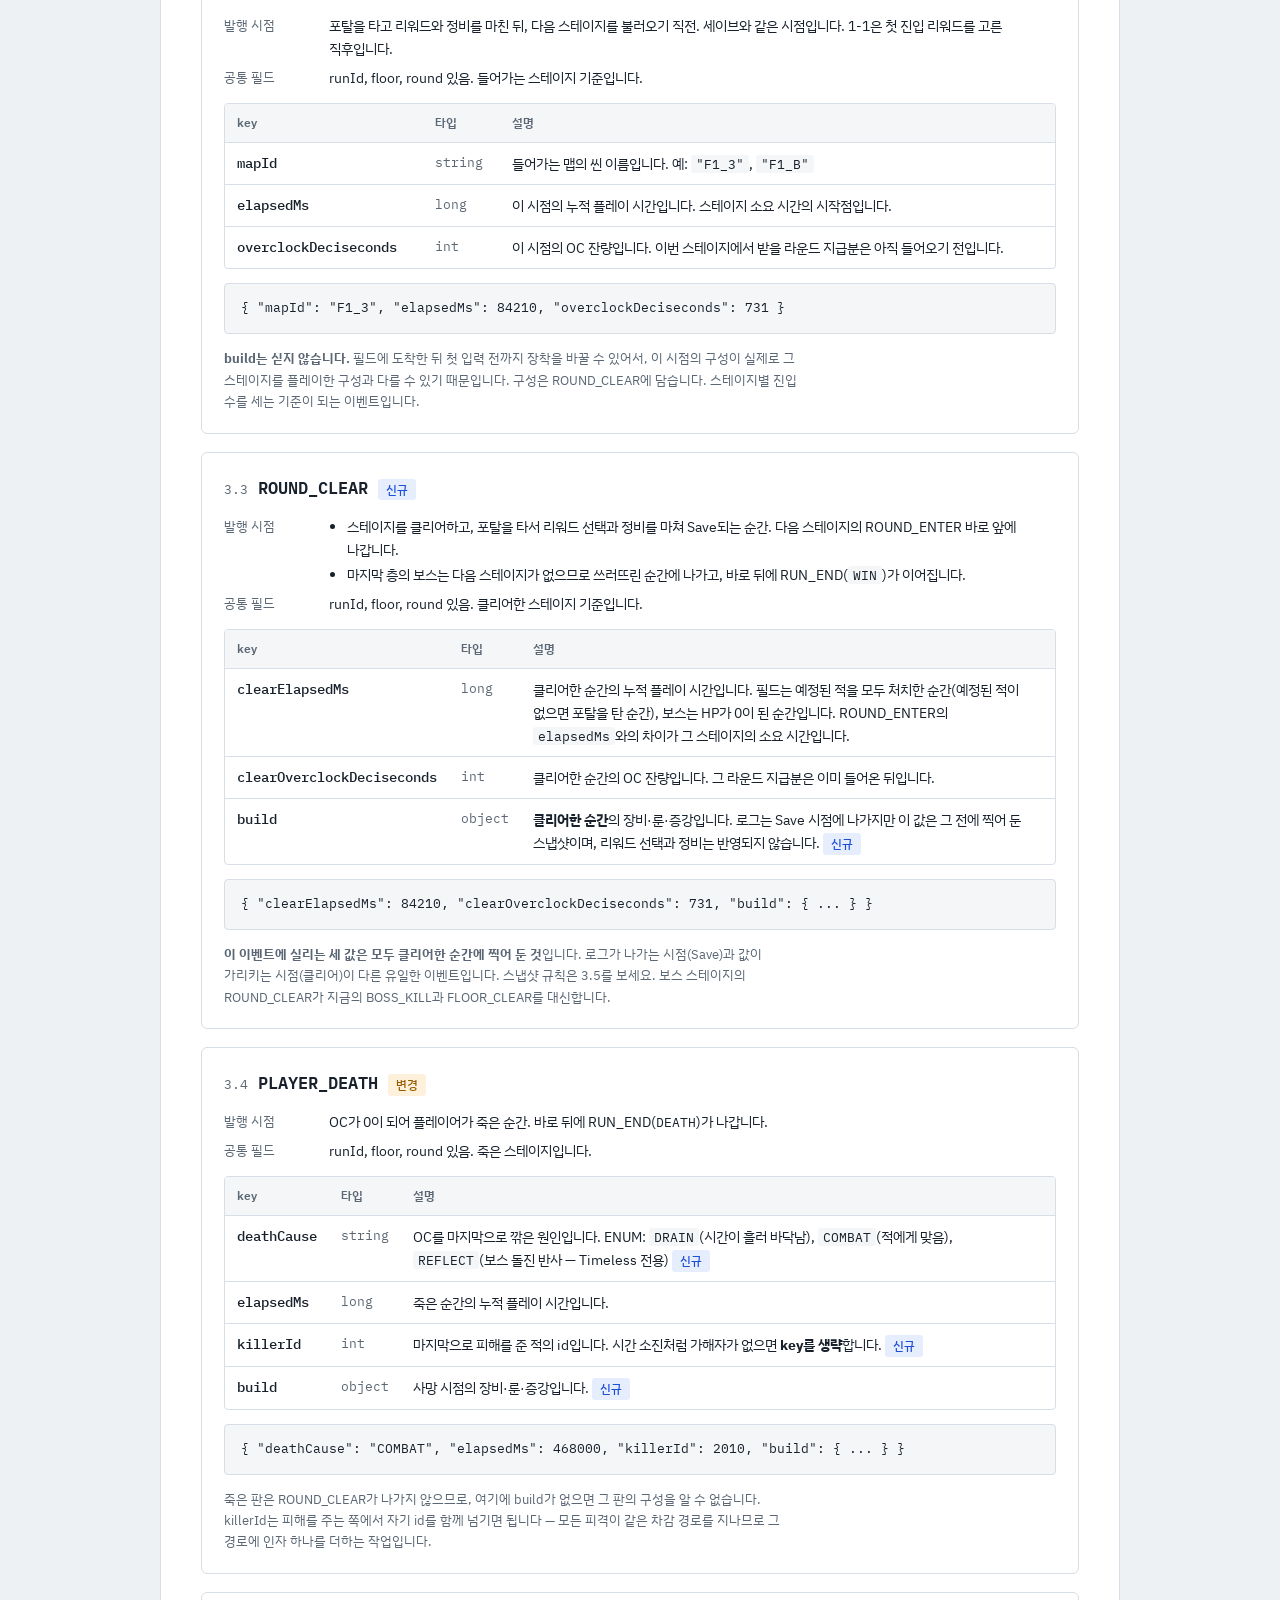
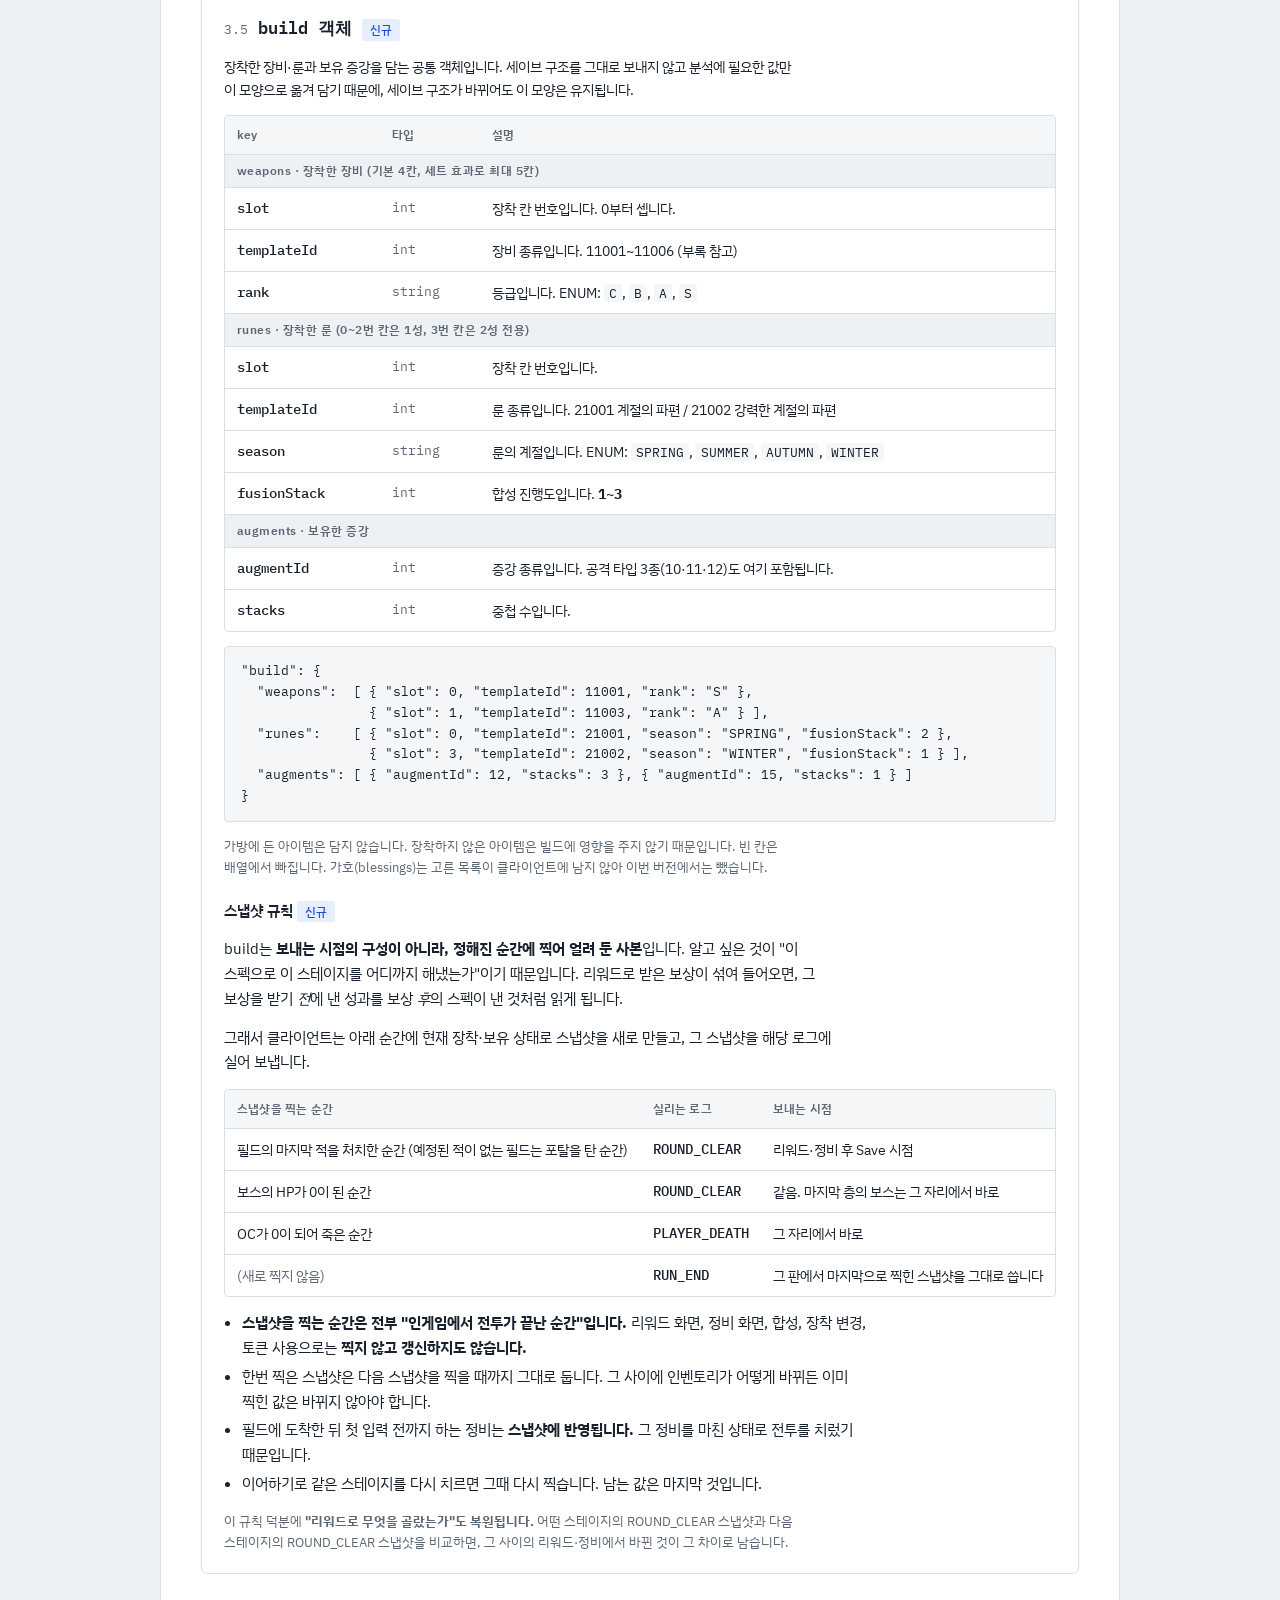
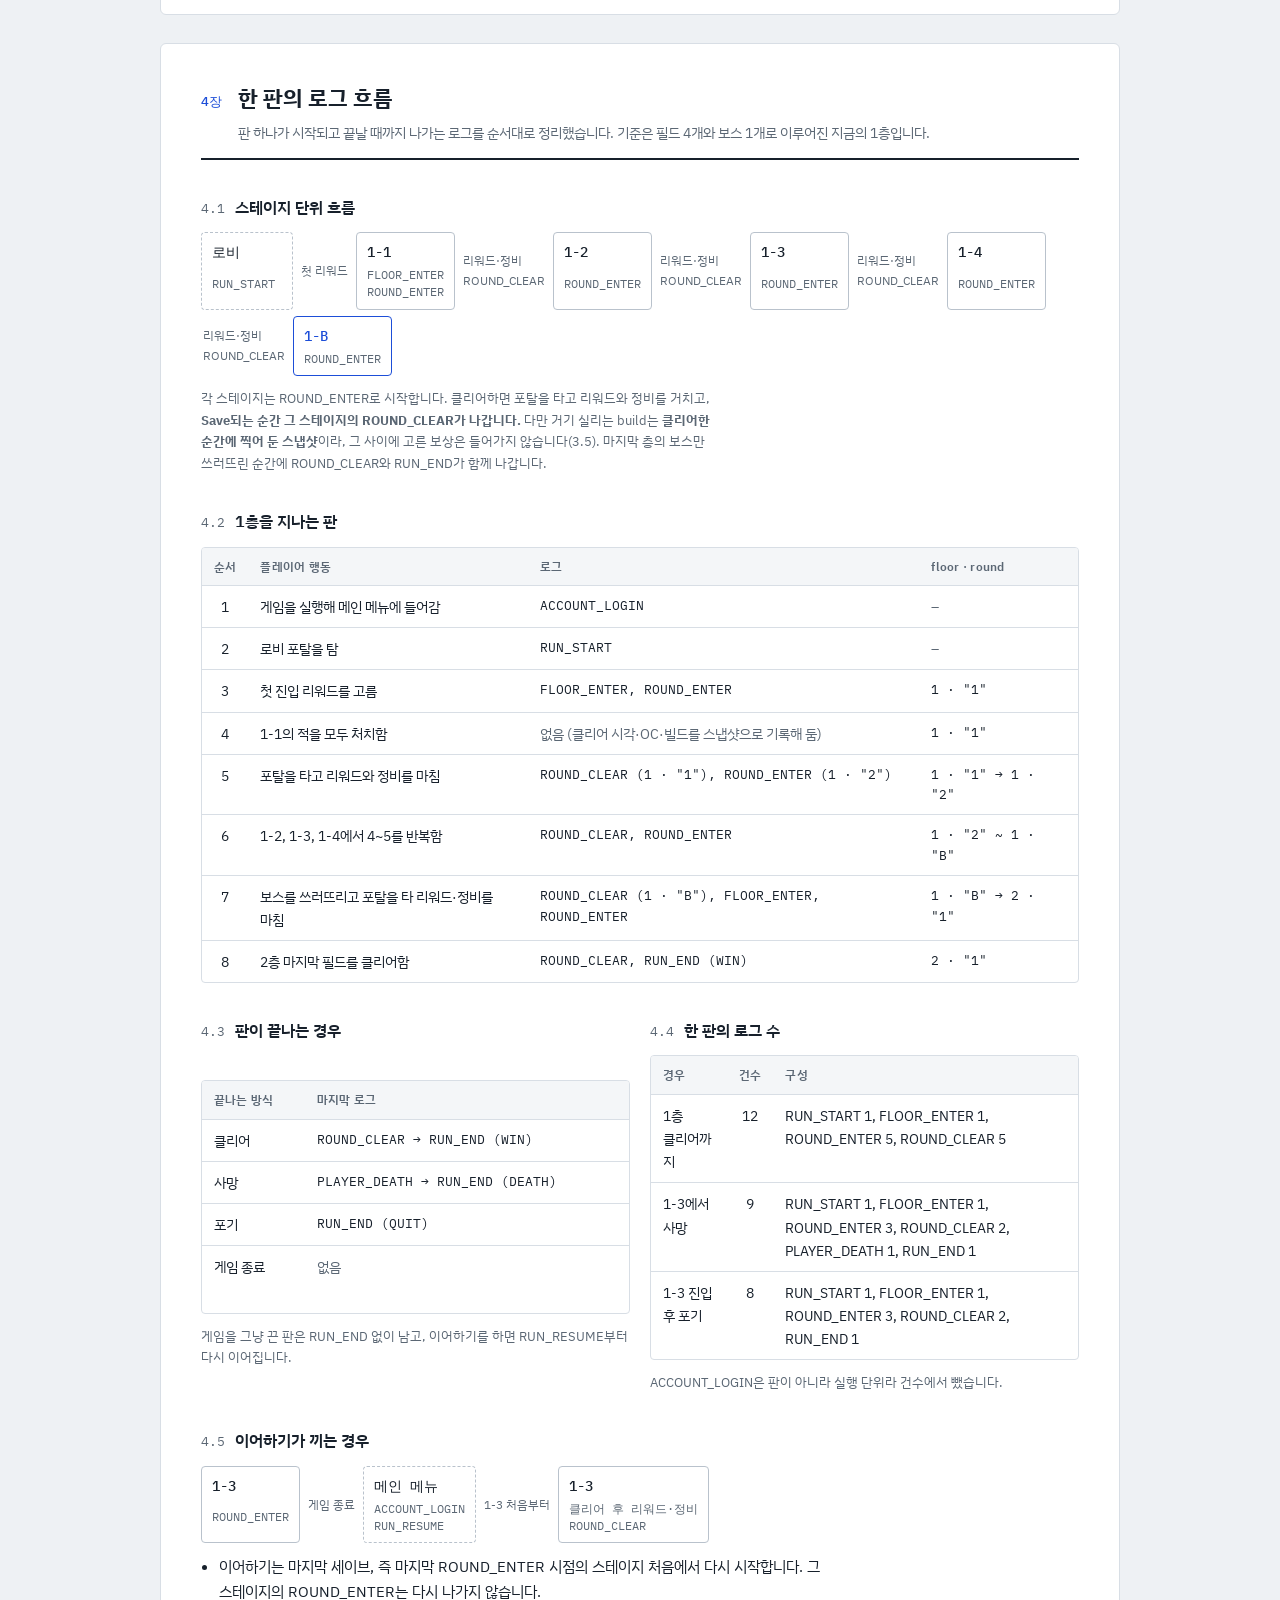
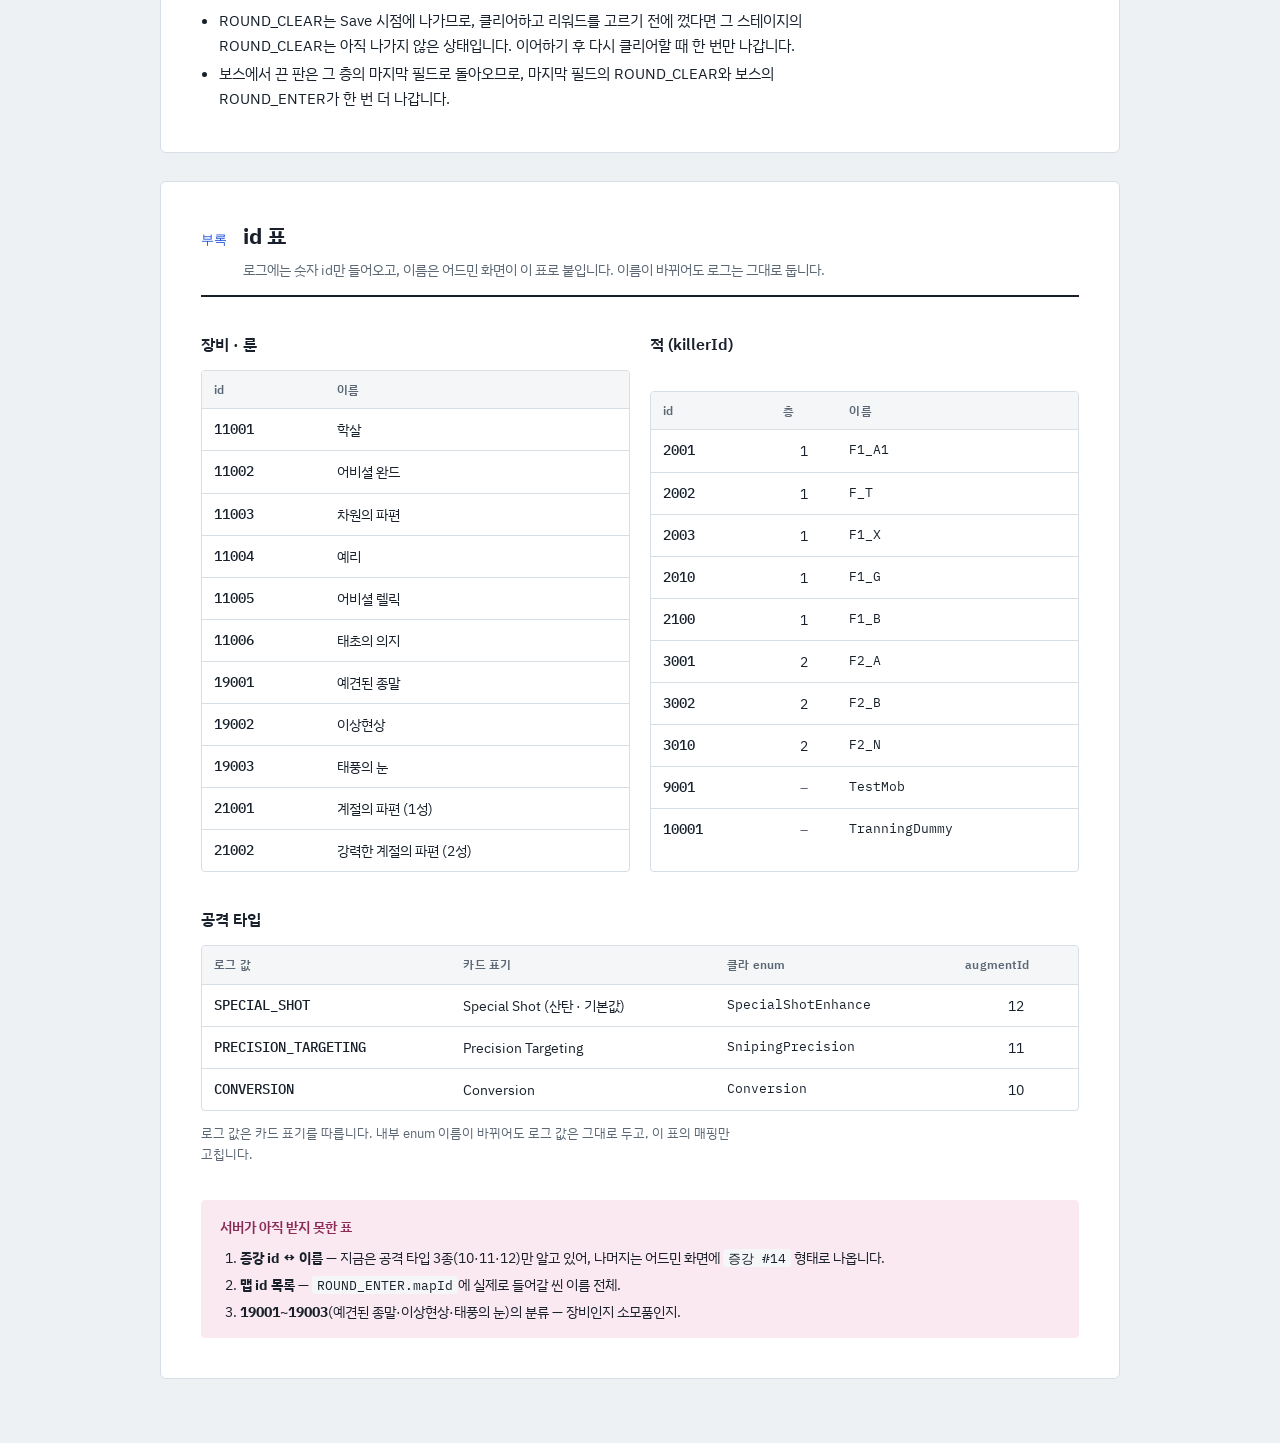
<file: docs/chronos-client-log-spec-v0.5.html>
<!doctype html>
<html lang="ko">
<head>
<meta charset="utf-8">
<meta name="viewport" content="width=device-width, initial-scale=1">
<style>body{margin:0}img{max-width:100%}</style>
</head>
<body>
<title>Chronos 로그 명세</title>
<link rel="preconnect" href="https://fonts.googleapis.com">
<link rel="preconnect" href="https://fonts.gstatic.com" crossorigin>
<link rel="stylesheet" href="https://fonts.googleapis.com/css2?family=IBM+Plex+Sans+KR:wght@400;500;600;700&family=IBM+Plex+Mono:wght@400;500&display=swap">
<style>
/* Layout: 장 단위 시트. 각 장은 머리말(장 번호, 제목) + 번호 붙은 절. 표가 본문의 중심. */
:root {
  --bg: #eef1f4;
  --sheet: #ffffff;
  --ink: #17202b;
  --muted: #5b6774;
  --line: #d8dee5;
  --line-strong: #b9c2cc;
  --accent: #1d4ed8;
  --accent-soft: #e6edfc;
  --chg: #9a5b00;
  --chg-soft: #fdf1dc;
  --new: #1d4ed8;
  --new-soft: #e6edfc;
  --cur: #3d4a57;
  --cur-soft: #edf0f3;
  --open: #8a2c55;
  --open-soft: #fbe9f1;
  --code-bg: #f4f6f8;
  --font-body: "IBM Plex Sans KR", "Apple SD Gothic Neo", "Malgun Gothic", system-ui, sans-serif;
  --font-mono: "IBM Plex Mono", ui-monospace, "SFMono-Regular", Menlo, Consolas, monospace;
}
@media (prefers-color-scheme: dark) {
  :root:not([data-theme="light"]) {
    --bg: #0f1419; --sheet: #161c23; --ink: #e3e8ee; --muted: #93a0ad;
    --line: #29323c; --line-strong: #3a4552; --accent: #7aa2ff; --accent-soft: #1b2744;
    --chg: #f0b45a; --chg-soft: #33270f; --new: #7aa2ff; --new-soft: #1b2744;
    --cur: #b8c3ce; --cur-soft: #222a33; --open: #f08ab5; --open-soft: #3a1a29; --code-bg: #1d242c;
    color-scheme: dark;
  }
}
:root[data-theme="dark"] {
  --bg: #0f1419; --sheet: #161c23; --ink: #e3e8ee; --muted: #93a0ad;
  --line: #29323c; --line-strong: #3a4552; --accent: #7aa2ff; --accent-soft: #1b2744;
  --chg: #f0b45a; --chg-soft: #33270f; --new: #7aa2ff; --new-soft: #1b2744;
  --cur: #b8c3ce; --cur-soft: #222a33; --open: #f08ab5; --open-soft: #3a1a29; --code-bg: #1d242c;
  color-scheme: dark;
}

* { box-sizing: border-box; }
body {
  background: var(--bg); color: var(--ink);
  font-family: var(--font-body); font-size: 15px; line-height: 1.65;
  padding-inline: 16px; padding-block: 32px 64px;
  word-break: keep-all; overflow-wrap: anywhere;
}
.doc { max-width: 960px; margin: 0 auto; display: grid; gap: 28px; }

.doc-head { display: grid; gap: 6px; padding-inline: 4px; }
.doc-head .kicker { font-family: var(--font-mono); font-size: 12px; letter-spacing: .06em; color: var(--muted); text-transform: uppercase; }
.doc-head h1 { margin: 0; font-size: 28px; line-height: 1.3; font-weight: 700; text-wrap: balance; }
.meta { display: flex; flex-wrap: wrap; gap: 4px 18px; font-size: 13px; color: var(--muted); }
.meta b { color: var(--ink); font-weight: 500; }

.toc { display: flex; flex-wrap: wrap; gap: 8px; padding-inline: 4px; }
.toc a, .toc span {
  font-size: 13px; padding: 4px 10px; border: 1px solid var(--line-strong); border-radius: 4px;
  color: var(--ink); text-decoration: none;
}
.toc a { border-color: var(--accent); color: var(--accent); }
.toc span { color: var(--muted); border-style: dashed; }

.sheet {
  background: var(--sheet); border: 1px solid var(--line); border-radius: 6px;
  padding: 36px 40px 40px; display: grid; gap: 34px; min-width: 0;
}
.sheet-head { display: grid; grid-template-columns: auto 1fr; gap: 4px 16px; align-items: baseline; border-bottom: 2px solid var(--ink); padding-bottom: 14px; }
.sheet-no { font-family: var(--font-mono); font-size: 13px; color: var(--accent); font-weight: 500; }
.sheet-head h2 { margin: 0; font-size: 22px; font-weight: 700; text-wrap: balance; }
.sheet-head p { grid-column: 2; margin: 0; color: var(--muted); font-size: 14px; }

section { display: grid; gap: 12px; min-width: 0; }
section h3 { margin: 0; font-size: 16px; font-weight: 600; display: flex; gap: 10px; align-items: baseline; }
section h3 .no { font-family: var(--font-mono); font-size: 13px; color: var(--muted); font-weight: 400; }
section > p { margin: 0; max-width: 68ch; }
.note { font-size: 13px; color: var(--muted); margin: 0; }

code, .mono { font-family: var(--font-mono); font-size: .9em; }
p code, li code, td code { background: var(--code-bg); padding: 1px 5px; border-radius: 3px; }

.table-wrap { overflow-x: auto; border: 1px solid var(--line); border-radius: 4px; }
table { width: 100%; border-collapse: collapse; font-size: 14px; font-variant-numeric: tabular-nums; }
th, td { text-align: left; vertical-align: top; padding: 9px 12px; border-bottom: 1px solid var(--line); }
th { font-size: 12px; font-weight: 600; color: var(--muted); background: var(--code-bg); letter-spacing: .02em; white-space: nowrap; }
tr:last-child td { border-bottom: 0; }
td.k { font-family: var(--font-mono); font-size: 13.5px; white-space: nowrap; font-weight: 500; }
td.t { font-family: var(--font-mono); font-size: 13px; color: var(--muted); white-space: nowrap; }
td.c { white-space: nowrap; text-align: center; }
tr.group td { background: var(--bg); font-size: 12px; font-weight: 600; color: var(--muted); padding-block: 6px; letter-spacing: .04em; }
.dim { color: var(--muted); }

.chip { display: inline-block; font-size: 12px; font-weight: 500; padding: 1px 8px; border-radius: 3px; white-space: nowrap; }
.chip.cur { color: var(--cur); background: var(--cur-soft); }
.chip.chg { color: var(--chg); background: var(--chg-soft); }
.chip.new { color: var(--new); background: var(--new-soft); }
.chip.open { color: var(--open); background: var(--open-soft); }
.legend { display: flex; flex-wrap: wrap; gap: 6px 16px; font-size: 13px; color: var(--muted); align-items: center; }
.legend span { display: inline-flex; gap: 6px; align-items: center; }

.flow { display: flex; flex-wrap: wrap; align-items: center; gap: 8px; font-size: 14px; }
.flow .box { border: 1px solid var(--line-strong); border-radius: 4px; padding: 6px 12px; background: var(--sheet); }
.flow .box small { display: block; font-family: var(--font-mono); font-size: 12px; color: var(--muted); }
.flow .arrow { color: var(--muted); font-family: var(--font-mono); }

pre { margin: 0; background: var(--code-bg); border: 1px solid var(--line); border-radius: 4px; padding: 14px 16px; overflow-x: auto; font-family: var(--font-mono); font-size: 13px; line-height: 1.6; }
pre .cm { color: var(--muted); }

.two { display: grid; grid-template-columns: minmax(0, 1fr) minmax(0, 1fr); gap: 20px; }
ul.rules { margin: 0; padding-left: 18px; display: grid; gap: 4px; max-width: 72ch; }

.open-list { border: 1px solid var(--open-soft); background: var(--open-soft); border-radius: 4px; padding: 14px 18px; display: grid; gap: 8px; }
.open-list h4 { margin: 0; font-size: 14px; color: var(--open); font-weight: 600; }
.open-list ol { margin: 0; padding-left: 20px; display: grid; gap: 4px; font-size: 14px; }

.evs { display: grid; gap: 18px; }
.ev { border: 1px solid var(--line); border-radius: 6px; padding: 20px 22px; display: grid; gap: 14px; min-width: 0; }
.ev-head { display: flex; flex-wrap: wrap; gap: 10px; align-items: baseline; }
.ev-head h3 { margin: 0; font-size: 17px; font-weight: 600; display: flex; gap: 10px; align-items: baseline; }
.ev-head h3 .name { font-family: var(--font-mono); }
.ev-head h3 .no { font-family: var(--font-mono); font-size: 13px; color: var(--muted); font-weight: 400; }
.ev-meta { display: grid; grid-template-columns: 6.5em minmax(0, 1fr); gap: 6px 14px; margin: 0; font-size: 14px; }
.ev-meta dt { color: var(--muted); font-size: 13px; padding-top: 1px; }
.ev-meta dd { margin: 0; min-width: 0; }
.ev-meta ul { margin: 0; padding-left: 18px; display: grid; gap: 2px; }
.ev-meta .mono { font-size: 13px; color: var(--muted); }
.ev .note { max-width: 72ch; }

.strip { display: flex; flex-wrap: wrap; gap: 6px; align-items: stretch; }
.st { border: 1px solid var(--line-strong); border-radius: 4px; padding: 8px 10px; min-width: 92px; display: grid; gap: 3px; background: var(--sheet); }
.st b { font-family: var(--font-mono); font-size: 14px; font-weight: 500; }
.st small { font-family: var(--font-mono); font-size: 11.5px; color: var(--muted); line-height: 1.45; }
.st.boss { border-color: var(--accent); }
.st.boss b { color: var(--accent); }
.st.edge { border-style: dashed; }
.strip .gap { align-self: center; font-size: 12px; color: var(--muted); padding-inline: 2px; }

.todo { border: 1px solid var(--accent); border-radius: 6px; padding: 18px 22px; display: grid; gap: 10px; background: var(--accent-soft); }
.todo h3 { margin: 0; font-size: 16px; font-weight: 700; }
.todo ol { margin: 0; padding-left: 20px; display: grid; gap: 6px; font-size: 14px; }
.todo .tag { font-family: var(--font-mono); font-size: 12px; color: var(--muted); }

@media (max-width: 720px) {
  .sheet { padding: 24px 18px 28px; }
  .two { grid-template-columns: 1fr; }
  .doc-head h1 { font-size: 23px; }
  .ev { padding: 16px 14px; }
  .ev-meta { grid-template-columns: 1fr; gap: 2px; }
  .ev-meta dd { margin-bottom: 8px; }
}

/* ───────── 인쇄 / PDF ─────────
   브라우저의 "PDF로 저장"으로 뽑을 때를 위한 스타일.
   다크 테마가 그대로 인쇄돼 잉크를 먹는 것과, 표·카드가 페이지 중간에서
   잘리는 것을 막는다. 장마다 새 페이지에서 시작한다. */
@media print {
  :root, :root[data-theme="dark"], :root:not([data-theme="light"]) {
    --bg: #ffffff; --sheet: #ffffff; --ink: #111418; --muted: #555f6a;
    --line: #c9d0d8; --line-strong: #9aa4ae; --accent: #1545b8; --accent-soft: #eef3fd;
    --chg: #8a5100; --chg-soft: #fdf3e2; --new: #1545b8; --new-soft: #eef3fd;
    --cur: #3d4a57; --cur-soft: #f0f2f4; --open: #8a2c55; --open-soft: #fbeef3;
    --code-bg: #f3f5f7;
    color-scheme: light;
  }
  body { background: #fff; padding: 0; font-size: 10.5pt; line-height: 1.55; }
  .doc { gap: 0; max-width: none; }
  .toc { display: none; }                      /* 종이에서는 링크가 쓸모없다 */
  .doc-head { margin-bottom: 14pt; }
  .sheet { border: none; border-radius: 0; padding: 0 0 10pt; gap: 18pt; }
  article.sheet { break-before: page; }
  article.sheet:first-of-type { break-before: auto; }
  .sheet-head { border-bottom-width: 1.5pt; }
  section, .ev, .todo, .open-list, .table-wrap, .filled, pre { break-inside: avoid; }
  tr, .strip, .flow { break-inside: avoid; }
  table { font-size: 9.5pt; }
  th, td { padding: 5pt 7pt; }
  .table-wrap { overflow: visible; }
  pre { white-space: pre-wrap; word-break: break-word; }
  a { color: inherit; text-decoration: none; }
  h2, h3, h4 { break-after: avoid; }
}
</style>

<div class="doc">

  <header class="doc-head">
    <div class="kicker">Chronos · Client Log Specification</div>
    <h1>Chronos 클라이언트 로그 명세</h1>
    <div class="meta">
      <span>버전 <b>v0.5</b></span>
      <span>작성일 <b>2026-10-05</b></span>
      <span>작성 <b>SeungHwa (서버)</b></span>
      <span>수신 엔드포인트 <b class="mono">POST /api/v1/logs</b></span>
      <span>서버 적용 <b>완료 (수집·집계·대시보드)</b></span>
    </div>
  </header>

  <nav class="toc" aria-label="장 목록">
    <a href="#sheet0">0장 클라이언트 작업 목록</a>
    <a href="#sheet1">1장 로그 구조와 이벤트 타입</a>
    <a href="#sheet2">2장 계정과 런 이벤트</a>
    <a href="#sheet3">3장 스테이지 이벤트와 build</a>
    <a href="#sheet4">4장 한 판의 로그 흐름</a>
    <a href="#sheet5">부록 id 표</a>
  </nav>

  <!-- ───────────────────────── 0장 ───────────────────────── -->
  <article class="sheet" id="sheet0">
    <div class="sheet-head">
      <span class="sheet-no">0장</span>
      <h2>클라이언트 작업 목록</h2>
      <p>v0.4 → v0.5에서 클라이언트가 바꿔야 하는 것만 모았습니다. 자세한 내용은 각 장을 보세요.</p>
    </div>

    <div class="todo">
      <h3>필수</h3>
      <ol>
        <li><code>RUN_START</code>의 <code>characterClass</code>를 <b><code>attackType</code></b>으로 교체. 로비에서 고른 공격 타입(기본값 산탄)을 <code>SPECIAL_SHOT</code> / <code>PRECISION_TARGETING</code> / <code>CONVERSION</code> 중 하나로 보냅니다. <span class="tag">2.2</span></li>
        <li><code>build</code>를 담는 위치를 <b><code>ROUND_CLEAR</code> · <code>PLAYER_DEATH</code> · <code>RUN_END</code></b>로 옮김. <code>ROUND_ENTER</code>에서는 뺍니다. <span class="tag">3.2 · 3.3 · 3.4</span></li>
        <li>킬 수 관련 key(<code>roundKillCount</code>, <code>runKillCount</code>) <b>전부 삭제</b>. <span class="tag">1.5</span></li>
        <li><code>PLAYER_DEATH</code>에 <b><code>deathCause</code></b>와 <b><code>killerId</code></b> 추가. 피격 처리 경로에 가해자를 실어 보내면 됩니다. <span class="tag">3.4</span></li>
        <li><code>FLOOR_ENTER</code>는 <b>층이 바뀔 때만</b> 발행, 라운드 진입은 <code>ROUND_ENTER</code>로 분리. <span class="tag">1.5</span></li>
        <li>보스 처치는 보스 스테이지의 <code>ROUND_CLEAR</code> 하나로 기록. <code>BOSS_KILL</code> · <code>FLOOR_CLEAR</code> 삭제. <span class="tag">1.5</span></li>
        <li><code>ROUND_CLEAR</code>는 <b>Save 시점</b>에 발행하고, 클리어 순간의 시간·OC는 <code>clearElapsedMs</code> · <code>clearOverclockDeciseconds</code>로 따로 담습니다. <span class="tag">3.3</span></li>
        <li><b>빌드 스냅샷 기능을 새로 만들어야 합니다.</b> 전투가 끝난 순간(마지막 적 처치 / 보스 HP 0 / 사망)에 현재 장착·보유 상태를 사본으로 떠서 얼려 두고, 로그를 보낼 때 그 사본을 싣습니다. 리워드·정비로는 갱신하지 않습니다. <span class="tag">3.5</span></li>
        <li><code>round</code>를 모든 이벤트에서 <b>진행 순서</b>로 통일. 보스는 <code>"B"</code>. <span class="tag">1.3</span></li>
        <li>시간 key를 <b><code>elapsedMs</code></b> 하나로 통일 (<code>survivalTimeMs</code> · <code>totalTimeMs</code> · <code>clearTimeMs</code> 삭제). <span class="tag">1.8</span></li>
        <li>1-1 진입 로그를 <b>첫 진입 리워드를 고른 뒤</b>로 이동. <span class="tag">4.2</span></li>
        <li><code>CLIENT_ERROR</code> 호출부 연결 (지금은 보내는 곳이 없습니다). <span class="tag">2.5</span></li>
      </ol>
    </div>

    <div class="open-list">
      <h4>다음 단계 (이번 작업 범위 밖, 합의만 해두는 것)</h4>
      <ol>
        <li><b>REWARD_PICK</b> — 제시된 카드 3장과 고른 1장을 남기는 이벤트. 지금은 고른 <i>결과</i>만 알 수 있고 <i>무엇 중에 골랐는지</i>를 몰라서 카드 밸런스를 볼 수 없습니다. 발행 시점은 <code>ROUND_CLEAR</code> 뒤 리워드 선택이 확정되는 순간입니다.</li>
        <li><b>RELIC_WAGER</b> — 보스에서 OC가 0이 됐을 때 열리는 성물 베팅의 결과. 판당 1회뿐이지만 판 성패를 직접 가릅니다.</li>
        <li><b>가호(blessings)</b> — 고른 목록이 클라이언트에 남지 않고 합산 스탯만 있어, 이번 <code>build</code>에서는 뺐습니다. REWARD_PICK이 들어가면 그쪽에서 내역이 복원됩니다.</li>
      </ol>
    </div>
  </article>

  <!-- ───────────────────────── 1장 ───────────────────────── -->
  <article class="sheet" id="sheet1">
    <div class="sheet-head">
      <span class="sheet-no">1장</span>
      <h2>로그 구조와 이벤트 타입</h2>
      <p>모든 로그가 공통으로 갖는 필드와 이벤트 타입 전체 목록입니다.</p>
    </div>

    <section>
      <h3><span class="no">1.1</span>전송 흐름</h3>
      <div class="flow">
        <div class="box">Unity 클라이언트<small>LogManager</small></div>
        <span class="arrow">→ JSON 배열 →</span>
        <div class="box">Chronos 서버<small>POST /api/v1/logs</small></div>
        <span class="arrow">→</span>
        <div class="box">PostgreSQL<small>game_events</small></div>
      </div>
      <p>로그 한 건은 <b>공통 필드</b>와 <b>payload</b>로 나뉩니다. 공통 필드는 테이블의 일반 컬럼이 되어 필터와 집계에 바로 쓰이고, payload는 이벤트마다 다른 상세 정보로 JSONB 컬럼 하나에 그대로 저장됩니다.</p>
      <p>클라이언트는 로그를 큐에 쌓아 15초마다 최대 20건씩 묶어 보냅니다. 전송에 실패하면 순서를 지킨 채 다시 보내고, 게임을 끄면 남은 로그를 디스크에 저장했다가 다음 실행 때 이어서 보냅니다.</p>
      <pre><span class="cm">// 요청 본문 예시</span>
[
  {
    "userId": -6601403713907716966,
    "eventType": "ROUND_CLEAR",
    "timestamp": "2026-10-05T13:24:05.1234567Z",
    "difficulty": "Standard",
    "runId": -8553994346255530530,
    "floor": 1,
    "round": "2",
    "payload": {
      "clearElapsedMs": 84210,
      "clearOverclockDeciseconds": 731,
      "build": { "weapons": [ ... ], "runes": [ ... ], "augments": [ ... ] }
    }
  }
]</pre>
    </section>

    <section>
      <h3><span class="no">1.2</span>공통 필드</h3>
      <p>클라이언트의 <code>ClientLogEnvelope</code>가 모든 이벤트에 붙이는 8개 필드입니다. 현행 구성을 그대로 유지합니다.</p>
      <div class="table-wrap">
        <table>
          <thead><tr><th>필드</th><th>타입</th><th>DB 컬럼</th><th>발행 시점</th><th>설명</th></tr></thead>
          <tbody>
            <tr><td class="k">userId</td><td class="t">long</td><td class="t">user_id</td><td>모든 로그</td><td>게임이 설치된 기기마다 하나씩 발급되는 번호입니다. 사람이 아니라 기기를 구분하므로, 재설치하면 새 유저로 잡힙니다.</td></tr>
            <tr><td class="k">eventType</td><td class="t">string</td><td class="t">event_type</td><td>모든 로그</td><td>무슨 일이 일어났는지를 나타내는 이름입니다. 예: <code>RUN_START</code>, <code>PLAYER_DEATH</code></td></tr>
            <tr><td class="k">timestamp</td><td class="t">string</td><td class="t">client_time</td><td>모든 로그</td><td>클라이언트에서 로그를 만든 시각(UTC)입니다. 같은 스테이지 안에서 일이 일어난 순서를 볼 때 씁니다.</td></tr>
            <tr><td class="k">difficulty</td><td class="t">string</td><td class="t">difficulty</td><td>모든 로그</td><td>이번 판의 난이도입니다. <code>Standard</code>, <code>Endless</code>, <code>Limited</code>, <code>Timeless</code> 중 하나이며, 판 밖에서 나간 로그에서는 의미가 없습니다.</td></tr>
            <tr><td class="k">runId</td><td class="t">long</td><td class="t">run_id</td><td>런 시작 후</td><td>한 판을 구분하는 번호입니다. 같은 runId를 가진 로그를 모으면 한 판의 기록이 됩니다. 지금은 런 시작 때 발급되는 시드 값을 그대로 씁니다.</td></tr>
            <tr><td class="k">floor</td><td class="t">int</td><td class="t">floor</td><td>스테이지 진입 후</td><td>지금 몇 층에 있는지입니다. 1층부터 셉니다.</td></tr>
            <tr><td class="k">round</td><td class="t">string</td><td class="t">round</td><td>스테이지 진입 후</td><td>그 층에서 몇 번째 스테이지인지입니다. 필드는 <code>"1"</code>부터 차례로, 보스는 <code>"B"</code>입니다. 맵 순서가 섞여도 플레이어가 지나간 순서대로 매깁니다.</td></tr>
            <tr><td class="k">payload</td><td class="t">object</td><td class="t">payload</td><td>이벤트마다 다름</td><td>이벤트마다 달라지는 상세 정보입니다.</td></tr>
          </tbody>
        </table>
      </div>
      <p class="note">서버가 채우는 컬럼: <code>id</code>(일련번호), <code>server_time</code>(수신 시각). 해당하지 않는 필드는 key를 생략하며, 서버에는 NULL로 저장됩니다.</p>
    </section>

    <section>
      <h3><span class="no">1.3</span>스테이지를 가리키는 값</h3>
      <p>스테이지는 필드와 보스 두 종류입니다. 리워드와 정비는 포탈을 타는 도중에 나오는 화면이라 스테이지로 세지 않습니다. 1층 필드 4개는 판마다 순서가 섞이므로, "몇 번째로 들어간 스테이지인가"와 "어떤 맵인가"를 따로 기록합니다.</p>
      <div class="table-wrap">
        <table>
          <thead><tr><th>값</th><th>위치</th><th>예시</th><th>용도</th></tr></thead>
          <tbody>
            <tr><td class="k">floor · round</td><td>공통 필드</td><td class="mono">1 · "1" … 1 · "4", 1 · "B"</td><td>플레이어가 지나간 순서입니다. 문자열로 정렬해도 <code>"1"</code> &lt; <code>"2"</code> &lt; … &lt; <code>"B"</code> 순서가 됩니다.</td></tr>
            <tr><td class="k">mapId</td><td>ROUND_ENTER payload</td><td class="mono">"F1_3", "F1_B"</td><td>실제로 들어간 맵의 씬 이름입니다. 몇 번째 자리에서 나왔는지와 상관없이 맵 단위로 묶을 때 씁니다.</td></tr>
          </tbody>
        </table>
      </div>
      <p class="note">클리어나 사망 같은 다른 스테이지 이벤트는 맵을 싣지 않고, 같은 runId·floor·round의 ROUND_ENTER에서 가져옵니다. 이 둘을 나눠 두면 <b>"F1_3이 어려운 것"과 "3번째 자리가 어려운 것"을 분리</b>해서 볼 수 있습니다.</p>
    </section>

    <section>
      <h3><span class="no">1.4</span>이벤트 타입</h3>
      <div class="legend">
        <span><span class="chip cur">현행</span>지금 클라이언트에 있음</span>
        <span><span class="chip chg">변경</span>있지만 발행 시점이나 payload가 바뀜</span>
        <span><span class="chip new">신규</span>새로 추가</span>
      </div>
      <div class="table-wrap">
        <table>
          <thead><tr><th>이벤트</th><th>발행 시점</th><th class="c">runId</th><th class="c">floor · round</th><th>상태</th></tr></thead>
          <tbody>
            <tr class="group"><td colspan="5">계정</td></tr>
            <tr><td class="k">ACCOUNT_LOGIN</td><td>게임을 실행해 메인 메뉴에 들어갈 때 1회</td><td class="c dim">–</td><td class="c dim">–</td><td><span class="chip cur">현행</span></td></tr>

            <tr class="group"><td colspan="5">런</td></tr>
            <tr><td class="k">RUN_START</td><td>로비 포탈을 타서 새 판이 시작될 때</td><td class="c">●</td><td class="c dim">–</td><td><span class="chip chg">변경</span> <span class="dim">attackType</span></td></tr>
            <tr><td class="k">RUN_RESUME</td><td>메인 메뉴에서 이어하기를 누를 때</td><td class="c">●</td><td class="c">●</td><td><span class="chip cur">현행</span></td></tr>
            <tr><td class="k">RUN_END</td><td>판이 끝날 때. 클리어, 사망, 포기 모두 이 이벤트 하나로 닫음</td><td class="c">●</td><td class="c">●</td><td><span class="chip chg">변경</span> <span class="dim">포기 · build</span></td></tr>

            <tr class="group"><td colspan="5">스테이지</td></tr>
            <tr><td class="k">FLOOR_ENTER</td><td>새 층에 들어갈 때. 바로 뒤에 ROUND_ENTER가 이어짐</td><td class="c">●</td><td class="c">●</td><td><span class="chip chg">변경</span> <span class="dim">층이 바뀔 때만</span></td></tr>
            <tr><td class="k">ROUND_ENTER</td><td>스테이지에 들어갈 때. 이전 스테이지의 ROUND_CLEAR 바로 뒤에 나감</td><td class="c">●</td><td class="c">●</td><td><span class="chip new">신규</span></td></tr>
            <tr><td class="k">ROUND_CLEAR</td><td>클리어 후 리워드 선택과 정비를 마쳐 Save되는 순간. 빌드는 <b>클리어한 순간</b>의 스냅샷</td><td class="c">●</td><td class="c">●</td><td><span class="chip new">신규</span></td></tr>

            <tr class="group"><td colspan="5">전투</td></tr>
            <tr><td class="k">PLAYER_DEATH</td><td>OC가 0이 되어 플레이어가 죽은 순간. 바로 뒤에 RUN_END가 이어짐</td><td class="c">●</td><td class="c">●</td><td><span class="chip chg">변경</span> <span class="dim">deathCause · killerId · build</span></td></tr>

            <tr class="group"><td colspan="5">시스템</td></tr>
            <tr><td class="k">CLIENT_ERROR</td><td>클라이언트에서 예외가 났을 때</td><td class="c dim">–</td><td class="c dim">–</td><td><span class="chip cur">현행</span> <span class="dim">호출부 연결 필요</span></td></tr>
          </tbody>
        </table>
      </div>
      <p class="note">● 채움 · – 생략. 서버는 eventType을 검증하지 않으므로 이벤트를 추가해도 서버 수정 없이 저장됩니다.</p>
    </section>

    <section>
      <h3><span class="no">1.5</span>현행에서 바뀌는 점</h3>
      <div class="table-wrap">
        <table>
          <thead><tr><th>항목</th><th>지금</th><th>바뀐 뒤</th></tr></thead>
          <tbody>
            <tr><td>라운드 진입</td><td>FLOOR_ENTER가 매 라운드 발행</td><td>라운드 진입은 ROUND_ENTER, FLOOR_ENTER는 층이 바뀔 때만</td></tr>
            <tr><td>보스 처치와 층 클리어</td><td>BOSS_KILL과 FLOOR_CLEAR가 같은 순간에 함께 발행</td><td>보스 스테이지의 ROUND_CLEAR 하나로 기록</td></tr>
            <tr><td>round 값</td><td>FLOOR_ENTER는 섞인 맵 번호, 나머지는 진행 순서. 보스는 0</td><td>모든 이벤트에서 진행 순서. 보스는 <code>"B"</code></td></tr>
            <tr><td>1-1 진입 로그</td><td>첫 진입 리워드보다 먼저 발행</td><td>첫 진입 리워드를 고른 뒤 발행</td></tr>
            <tr><td>런 종료 결과</td><td><code>WIN</code>, <code>LOSE</code></td><td><code>WIN</code>, <code>DEATH</code>, <code>QUIT</code>. 판 도중 로비나 메인 메뉴로 나가면 <code>QUIT</code></td></tr>
            <tr><td>시간 key</td><td>survivalTimeMs, totalTimeMs, clearTimeMs가 같은 값을 다른 이름으로 보냄</td><td>모두 <code>elapsedMs</code></td></tr>
            <tr><td>직업 / 공격 타입</td><td><code>characterClass</code> (<code>WARRIOR</code> 하나뿐)</td><td><code>attackType</code> — 로비에서 고른 공격 타입 3종</td></tr>
            <tr><td>빌드 정보</td><td>어떤 로그에도 없음</td><td><code>ROUND_CLEAR</code> · <code>PLAYER_DEATH</code> · <code>RUN_END</code>에 <code>build</code> 객체</td></tr>
            <tr><td>사망 정보</td><td><code>killerId</code>가 항상 null</td><td><code>deathCause</code> + 실제 가해자 <code>killerId</code></td></tr>
            <tr><td>처치 수</td><td><code>roundKillCount</code>, <code>runKillCount</code></td><td><b>삭제.</b> 전멸해야 포탈이 열리므로 클리어한 스테이지의 처치 수는 늘 그 맵의 정원과 같음</td></tr>
          </tbody>
        </table>
      </div>
    </section>

    <div class="two">
      <section>
        <h3><span class="no">1.6</span>한 시점에 여러 건이 나가는 경우</h3>
        <div class="table-wrap">
          <table>
            <thead><tr><th>시점</th><th>발행 순서</th></tr></thead>
            <tbody>
              <tr><td>로비 포탈</td><td class="mono">RUN_START → (첫 진입 리워드) → FLOOR_ENTER → ROUND_ENTER</td></tr>
              <tr><td>층이 바뀌는 포탈</td><td class="mono">ROUND_CLEAR → FLOOR_ENTER → ROUND_ENTER</td></tr>
              <tr><td>같은 층 안의 포탈</td><td class="mono">ROUND_CLEAR → ROUND_ENTER</td></tr>
              <tr><td>플레이어 사망</td><td class="mono">PLAYER_DEATH → RUN_END</td></tr>
              <tr><td>마지막 보스 처치</td><td class="mono">ROUND_CLEAR → RUN_END</td></tr>
            </tbody>
          </table>
        </div>
        <p class="note">클라이언트는 실패한 로그도 순서를 지켜 다시 보내므로, 서버의 <code>id</code> 순서가 곧 발행 순서입니다.</p>
      </section>
      <section>
        <h3><span class="no">1.7</span>payload 작성 규칙</h3>
        <ul class="rules">
          <li>key는 camelCase로 씁니다.</li>
          <li>시간과 OC는 클라이언트가 재는 단위를 그대로 쓰고, key 이름 끝에 단위를 붙입니다. 예: <code>elapsedMs</code>(밀리초), <code>overclockDeciseconds</code>(0.1초)</li>
          <li>payload 안의 ENUM 값은 UPPER_SNAKE_CASE로 씁니다. 예: <code>DEATH</code>, <code>SPRING</code></li>
          <li>값이 없으면 key를 생략하고 <code>null</code>을 넣지 않습니다.</li>
          <li>같은 의미에는 모든 이벤트에서 같은 key를 씁니다.</li>
          <li>장비·룬·증강 구성은 어느 이벤트에서든 같은 모양의 <code>build</code> 객체로 담습니다.</li>
        </ul>
      </section>
    </div>

    <section>
      <h3><span class="no">1.8</span>시간과 OC 기준</h3>
      <ul class="rules">
        <li><b>플레이 시간</b> <code>elapsedMs</code>: 이번 판에서 실제로 플레이한 누적 시간입니다. 이어하기를 해도 이어서 셉니다.</li>
        <li><b>OC 잔량</b> <code>overclockDeciseconds</code>: 게임 안의 제한 시간이자 체력입니다. 0.1초 단위입니다.</li>
        <li>스테이지 소요 시간은 ROUND_CLEAR의 <code>clearElapsedMs</code>에서 같은 스테이지 ROUND_ENTER의 <code>elapsedMs</code>를 뺀 값입니다. ROUND_CLEAR는 리워드와 정비가 끝난 뒤에 나가지만 <b>클리어한 순간의 값을 따로 담으므로</b>, 리워드와 정비 시간은 스테이지 소요 시간에 섞이지 않습니다.</li>
        <li><b>OC 지급 규칙은 로그에 적지 않습니다.</b> 라운드 지급분이 얼마인지, 언제 들어오는지는 클라이언트의 규칙이고, 로그는 그 결과인 <i>그 순간의 잔량</i>만 적습니다. 규칙이 바뀌어도 로그 형식은 바뀌지 않습니다.</li>
        <li>그래서 기준만 분명히 해 둡니다 — <b>ROUND_ENTER의 OC는 그 라운드 지급분이 들어오기 전, ROUND_CLEAR의 OC는 들어온 뒤</b>입니다.</li>
      </ul>
    </section>
  </article>

  <!-- ───────────────────────── 2장 ───────────────────────── -->
  <article class="sheet" id="sheet2">
    <div class="sheet-head">
      <span class="sheet-no">2장</span>
      <h2>계정과 런 이벤트</h2>
      <p>판 하나의 시작과 끝을 기록하는 이벤트입니다.</p>
    </div>

    <div class="evs">
      <section class="ev">
        <div class="ev-head"><h3><span class="no">2.1</span><span class="name">ACCOUNT_LOGIN</span></h3><span class="chip cur">현행</span></div>
        <dl class="ev-meta">
          <dt>발행 시점</dt><dd>게임을 실행해 메인 메뉴에 처음 들어갈 때 1회</dd>
          <dt>공통 필드</dt><dd>runId, floor, round 없음</dd>
        </dl>
        <div class="table-wrap">
          <table>
            <thead><tr><th>key</th><th>타입</th><th>설명</th></tr></thead>
            <tbody>
              <tr><td class="k">platform</td><td class="t">string</td><td>실행 환경입니다.</td></tr>
              <tr><td class="k">clientVersion</td><td class="t">string</td><td>게임 빌드 버전입니다.</td></tr>
              <tr><td class="k">region</td><td class="t">string</td><td>지역 코드입니다. 지금은 <code>"KR"</code> 고정입니다.</td></tr>
            </tbody>
          </table>
        </div>
      </section>

      <section class="ev">
        <div class="ev-head"><h3><span class="no">2.2</span><span class="name">RUN_START</span></h3><span class="chip chg">변경</span></div>
        <dl class="ev-meta">
          <dt>발행 시점</dt><dd>로비 포탈을 타서 새 판이 시작될 때. 시드를 발급하고 첫 세이브를 만든 직후입니다.</dd>
          <dt>공통 필드</dt><dd>runId 있음, floor·round 없음</dd>
        </dl>
        <div class="table-wrap">
          <table>
            <thead><tr><th>key</th><th>타입</th><th>설명</th></tr></thead>
            <tbody>
              <tr><td class="k">attackType</td><td class="t">string</td><td>로비에서 고른 공격 타입입니다. ENUM: <code>SPECIAL_SHOT</code>(기본값·산탄), <code>PRECISION_TARGETING</code>, <code>CONVERSION</code> <span class="chip new">신규</span></td></tr>
              <tr><td class="k">clientVersion</td><td class="t">string</td><td>게임 빌드 버전입니다. 판 단위로 빌드를 비교할 때 씁니다.</td></tr>
            </tbody>
          </table>
        </div>
        <p class="note"><code>characterClass</code>는 삭제합니다. 값이 <code>WARRIOR</code> 하나뿐이라 모든 행에 같은 값이 들어가 분석에 쓸 수 없습니다. 직업이 늘어나면 그때 다시 넣습니다.</p>
      </section>

      <section class="ev">
        <div class="ev-head"><h3><span class="no">2.3</span><span class="name">RUN_RESUME</span></h3><span class="chip cur">현행</span></div>
        <dl class="ev-meta">
          <dt>발행 시점</dt><dd>메인 메뉴에서 이어하기를 누를 때</dd>
          <dt>공통 필드</dt><dd>runId, floor, round 있음. 마지막으로 저장된 위치입니다.</dd>
        </dl>
        <div class="table-wrap">
          <table>
            <thead><tr><th>key</th><th>타입</th><th>설명</th></tr></thead>
            <tbody>
              <tr><td class="k">elapsedMs</td><td class="t">long</td><td>이어서 시작하는 시점의 누적 플레이 시간입니다.</td></tr>
              <tr><td class="k">overclockDeciseconds</td><td class="t">int</td><td>이어서 시작하는 시점의 OC 잔량입니다.</td></tr>
            </tbody>
          </table>
        </div>
        <p class="note">이어하기는 마지막 세이브 시점, 즉 마지막 ROUND_ENTER의 스테이지 처음에서 다시 시작합니다. 그 스테이지의 ROUND_ENTER는 다시 나가지 않습니다.</p>
      </section>

      <section class="ev">
        <div class="ev-head"><h3><span class="no">2.4</span><span class="name">RUN_END</span></h3><span class="chip chg">변경</span></div>
        <dl class="ev-meta">
          <dt>발행 시점</dt>
          <dd>
            <ul>
              <li>클리어: 마지막 층의 보스를 쓰러뜨린 순간. 보스가 없는 층이 마지막이면 그 층 마지막 필드의 포탈을 탄 순간</li>
              <li>사망: PLAYER_DEATH 바로 뒤</li>
              <li>포기: 판이 진행 중일 때 로비나 메인 메뉴로 나간 순간 <span class="chip new">신규</span></li>
            </ul>
          </dd>
          <dt>공통 필드</dt><dd>runId, floor, round 있음. 판이 끝난 위치입니다.</dd>
        </dl>
        <div class="table-wrap">
          <table>
            <thead><tr><th>key</th><th>타입</th><th>설명</th></tr></thead>
            <tbody>
              <tr><td class="k">result</td><td class="t">string</td><td>끝난 이유입니다. ENUM: <code>WIN</code>, <code>DEATH</code>, <code>QUIT</code></td></tr>
              <tr><td class="k">elapsedMs</td><td class="t">long</td><td>판 전체의 플레이 시간입니다.</td></tr>
              <tr><td class="k">overclockDeciseconds</td><td class="t">int</td><td>끝난 시점의 OC 잔량입니다. 사망이면 0입니다.</td></tr>
              <tr><td class="k">build</td><td class="t">object</td><td>판이 끝난 시점의 장비·룬·증강입니다. <span class="chip new">신규</span></td></tr>
            </tbody>
          </table>
        </div>
        <pre>{ "result": "DEATH", "elapsedMs": 412880, "overclockDeciseconds": 0, "build": { ... } }</pre>
        <p class="note">게임을 그냥 끄면 RUN_END가 나가지 않습니다. 이런 판은 마지막 로그 시점에 멈춘 판으로 봅니다.</p>
      </section>

      <section class="ev">
        <div class="ev-head"><h3><span class="no">2.5</span><span class="name">CLIENT_ERROR</span></h3><span class="chip cur">현행</span></div>
        <dl class="ev-meta">
          <dt>발행 시점</dt><dd>클라이언트에서 처리되지 않은 예외가 났을 때. 지금은 이 로그를 보내는 곳이 없어 연결이 필요합니다.</dd>
          <dt>공통 필드</dt><dd>판이 진행 중이면 runId, floor, round를 채웁니다.</dd>
        </dl>
        <div class="table-wrap">
          <table>
            <thead><tr><th>key</th><th>타입</th><th>설명</th></tr></thead>
            <tbody>
              <tr><td class="k">errorCode</td><td class="t">string</td><td>오류 종류입니다.</td></tr>
              <tr><td class="k">message</td><td class="t">string</td><td>오류 메시지입니다.</td></tr>
              <tr><td class="k">clientVersion</td><td class="t">string</td><td>게임 빌드 버전입니다.</td></tr>
            </tbody>
          </table>
        </div>
      </section>
    </div>
  </article>

  <!-- ───────────────────────── 3장 ───────────────────────── -->
  <article class="sheet" id="sheet3">
    <div class="sheet-head">
      <span class="sheet-no">3장</span>
      <h2>스테이지 이벤트와 build</h2>
      <p>스테이지에 들어가고, 클리어하고, 죽는 순간의 이벤트입니다. 마지막 절에 장비·룬·증강을 담는 build 객체의 구조를 정리했습니다.</p>
    </div>

    <div class="evs">
      <section class="ev">
        <div class="ev-head"><h3><span class="no">3.1</span><span class="name">FLOOR_ENTER</span></h3><span class="chip chg">변경</span></div>
        <dl class="ev-meta">
          <dt>발행 시점</dt><dd>새 층에 들어갈 때. 판 시작의 1층 진입도 포함하며, 바로 뒤에 같은 스테이지의 ROUND_ENTER가 나갑니다.</dd>
          <dt>공통 필드</dt><dd>runId, floor 있음. round는 그 층에서 처음 들어가는 스테이지의 값입니다.</dd>
        </dl>
        <div class="table-wrap">
          <table>
            <thead><tr><th>key</th><th>타입</th><th>설명</th></tr></thead>
            <tbody>
              <tr><td class="k">fieldCount</td><td class="t">int</td><td>이 층의 필드 수입니다. 지금 1층은 4, 2층은 1입니다.</td></tr>
              <tr><td class="k">hasBoss</td><td class="t">bool</td><td>이 층에 보스 스테이지가 있는지입니다. 지금 2층은 보스 없이 마지막 필드가 층의 끝입니다.</td></tr>
            </tbody>
          </table>
        </div>
      </section>

      <section class="ev">
        <div class="ev-head"><h3><span class="no">3.2</span><span class="name">ROUND_ENTER</span></h3><span class="chip new">신규</span></div>
        <dl class="ev-meta">
          <dt>발행 시점</dt><dd>포탈을 타고 리워드와 정비를 마친 뒤, 다음 스테이지를 불러오기 직전. 세이브와 같은 시점입니다. 1-1은 첫 진입 리워드를 고른 직후입니다.</dd>
          <dt>공통 필드</dt><dd>runId, floor, round 있음. 들어가는 스테이지 기준입니다.</dd>
        </dl>
        <div class="table-wrap">
          <table>
            <thead><tr><th>key</th><th>타입</th><th>설명</th></tr></thead>
            <tbody>
              <tr><td class="k">mapId</td><td class="t">string</td><td>들어가는 맵의 씬 이름입니다. 예: <code>"F1_3"</code>, <code>"F1_B"</code></td></tr>
              <tr><td class="k">elapsedMs</td><td class="t">long</td><td>이 시점의 누적 플레이 시간입니다. 스테이지 소요 시간의 시작점입니다.</td></tr>
              <tr><td class="k">overclockDeciseconds</td><td class="t">int</td><td>이 시점의 OC 잔량입니다. 이번 스테이지에서 받을 라운드 지급분은 아직 들어오기 전입니다.</td></tr>
            </tbody>
          </table>
        </div>
        <pre>{ "mapId": "F1_3", "elapsedMs": 84210, "overclockDeciseconds": 731 }</pre>
        <p class="note"><b>build는 싣지 않습니다.</b> 필드에 도착한 뒤 첫 입력 전까지 장착을 바꿀 수 있어서, 이 시점의 구성이 실제로 그 스테이지를 플레이한 구성과 다를 수 있기 때문입니다. 구성은 ROUND_CLEAR에 담습니다. 스테이지별 진입 수를 세는 기준이 되는 이벤트입니다.</p>
      </section>

      <section class="ev">
        <div class="ev-head"><h3><span class="no">3.3</span><span class="name">ROUND_CLEAR</span></h3><span class="chip new">신규</span></div>
        <dl class="ev-meta">
          <dt>발행 시점</dt>
          <dd>
            <ul>
              <li>스테이지를 클리어하고, 포탈을 타서 리워드 선택과 정비를 마쳐 Save되는 순간. 다음 스테이지의 ROUND_ENTER 바로 앞에 나갑니다.</li>
              <li>마지막 층의 보스는 다음 스테이지가 없으므로 쓰러뜨린 순간에 나가고, 바로 뒤에 RUN_END(<code>WIN</code>)가 이어집니다.</li>
            </ul>
          </dd>
          <dt>공통 필드</dt><dd>runId, floor, round 있음. 클리어한 스테이지 기준입니다.</dd>
        </dl>
        <div class="table-wrap">
          <table>
            <thead><tr><th>key</th><th>타입</th><th>설명</th></tr></thead>
            <tbody>
              <tr><td class="k">clearElapsedMs</td><td class="t">long</td><td>클리어한 순간의 누적 플레이 시간입니다. 필드는 예정된 적을 모두 처치한 순간(예정된 적이 없으면 포탈을 탄 순간), 보스는 HP가 0이 된 순간입니다. ROUND_ENTER의 <code>elapsedMs</code>와의 차이가 그 스테이지의 소요 시간입니다.</td></tr>
              <tr><td class="k">clearOverclockDeciseconds</td><td class="t">int</td><td>클리어한 순간의 OC 잔량입니다. 그 라운드 지급분은 이미 들어온 뒤입니다.</td></tr>
              <tr><td class="k">build</td><td class="t">object</td><td><b>클리어한 순간</b>의 장비·룬·증강입니다. 로그는 Save 시점에 나가지만 이 값은 그 전에 찍어 둔 스냅샷이며, 리워드 선택과 정비는 반영되지 않습니다. <span class="chip new">신규</span></td></tr>
            </tbody>
          </table>
        </div>
        <pre>{ "clearElapsedMs": 84210, "clearOverclockDeciseconds": 731, "build": { ... } }</pre>
        <p class="note"><b>이 이벤트에 실리는 세 값은 모두 클리어한 순간에 찍어 둔 것</b>입니다. 로그가 나가는 시점(Save)과 값이 가리키는 시점(클리어)이 다른 유일한 이벤트입니다. 스냅샷 규칙은 3.5를 보세요. 보스 스테이지의 ROUND_CLEAR가 지금의 BOSS_KILL과 FLOOR_CLEAR를 대신합니다.</p>
      </section>

      <section class="ev">
        <div class="ev-head"><h3><span class="no">3.4</span><span class="name">PLAYER_DEATH</span></h3><span class="chip chg">변경</span></div>
        <dl class="ev-meta">
          <dt>발행 시점</dt><dd>OC가 0이 되어 플레이어가 죽은 순간. 바로 뒤에 RUN_END(<code>DEATH</code>)가 나갑니다.</dd>
          <dt>공통 필드</dt><dd>runId, floor, round 있음. 죽은 스테이지입니다.</dd>
        </dl>
        <div class="table-wrap">
          <table>
            <thead><tr><th>key</th><th>타입</th><th>설명</th></tr></thead>
            <tbody>
              <tr><td class="k">deathCause</td><td class="t">string</td><td>OC를 마지막으로 깎은 원인입니다. ENUM: <code>DRAIN</code>(시간이 흘러 바닥남), <code>COMBAT</code>(적에게 맞음), <code>REFLECT</code>(보스 돌진 반사 — Timeless 전용) <span class="chip new">신규</span></td></tr>
              <tr><td class="k">elapsedMs</td><td class="t">long</td><td>죽은 순간의 누적 플레이 시간입니다.</td></tr>
              <tr><td class="k">killerId</td><td class="t">int</td><td>마지막으로 피해를 준 적의 id입니다. 시간 소진처럼 가해자가 없으면 <b>key를 생략</b>합니다. <span class="chip new">신규</span></td></tr>
              <tr><td class="k">build</td><td class="t">object</td><td>사망 시점의 장비·룬·증강입니다. <span class="chip new">신규</span></td></tr>
            </tbody>
          </table>
        </div>
        <pre>{ "deathCause": "COMBAT", "elapsedMs": 468000, "killerId": 2010, "build": { ... } }</pre>
        <p class="note">죽은 판은 ROUND_CLEAR가 나가지 않으므로, 여기에 build가 없으면 그 판의 구성을 알 수 없습니다. killerId는 피해를 주는 쪽에서 자기 id를 함께 넘기면 됩니다 — 모든 피격이 같은 차감 경로를 지나므로 그 경로에 인자 하나를 더하는 작업입니다.</p>
      </section>

      <section class="ev">
        <div class="ev-head"><h3><span class="no">3.5</span><span class="name">build 객체</span></h3><span class="chip new">신규</span></div>
        <p class="note" style="color: var(--ink); font-size: 14px;">장착한 장비·룬과 보유 증강을 담는 공통 객체입니다. 세이브 구조를 그대로 보내지 않고 분석에 필요한 값만 이 모양으로 옮겨 담기 때문에, 세이브 구조가 바뀌어도 이 모양은 유지됩니다.</p>
        <div class="table-wrap">
          <table>
            <thead><tr><th>key</th><th>타입</th><th>설명</th></tr></thead>
            <tbody>
              <tr class="group"><td colspan="3">weapons · 장착한 장비 (기본 4칸, 세트 효과로 최대 5칸)</td></tr>
              <tr><td class="k">slot</td><td class="t">int</td><td>장착 칸 번호입니다. 0부터 셉니다.</td></tr>
              <tr><td class="k">templateId</td><td class="t">int</td><td>장비 종류입니다. 11001~11006 (부록 참고)</td></tr>
              <tr><td class="k">rank</td><td class="t">string</td><td>등급입니다. ENUM: <code>C</code>, <code>B</code>, <code>A</code>, <code>S</code></td></tr>
              <tr class="group"><td colspan="3">runes · 장착한 룬 (0~2번 칸은 1성, 3번 칸은 2성 전용)</td></tr>
              <tr><td class="k">slot</td><td class="t">int</td><td>장착 칸 번호입니다.</td></tr>
              <tr><td class="k">templateId</td><td class="t">int</td><td>룬 종류입니다. 21001 계절의 파편 / 21002 강력한 계절의 파편</td></tr>
              <tr><td class="k">season</td><td class="t">string</td><td>룬의 계절입니다. ENUM: <code>SPRING</code>, <code>SUMMER</code>, <code>AUTUMN</code>, <code>WINTER</code></td></tr>
              <tr><td class="k">fusionStack</td><td class="t">int</td><td>합성 진행도입니다. <b>1~3</b></td></tr>
              <tr class="group"><td colspan="3">augments · 보유한 증강</td></tr>
              <tr><td class="k">augmentId</td><td class="t">int</td><td>증강 종류입니다. 공격 타입 3종(10·11·12)도 여기 포함됩니다.</td></tr>
              <tr><td class="k">stacks</td><td class="t">int</td><td>중첩 수입니다.</td></tr>
            </tbody>
          </table>
        </div>
        <pre>"build": {
  "weapons":  [ { "slot": 0, "templateId": 11001, "rank": "S" },
                { "slot": 1, "templateId": 11003, "rank": "A" } ],
  "runes":    [ { "slot": 0, "templateId": 21001, "season": "SPRING", "fusionStack": 2 },
                { "slot": 3, "templateId": 21002, "season": "WINTER", "fusionStack": 1 } ],
  "augments": [ { "augmentId": 12, "stacks": 3 }, { "augmentId": 15, "stacks": 1 } ]
}</pre>
        <p class="note">가방에 든 아이템은 담지 않습니다. 장착하지 않은 아이템은 빌드에 영향을 주지 않기 때문입니다. 빈 칸은 배열에서 빠집니다. 가호(blessings)는 고른 목록이 클라이언트에 남지 않아 이번 버전에서는 뺐습니다.</p>

        <h4 style="margin: 6px 0 0; font-size: 15px; font-weight: 600;">스냅샷 규칙 <span class="chip new">신규</span></h4>
        <p>build는 <b>보내는 시점의 구성이 아니라, 정해진 순간에 찍어 얼려 둔 사본</b>입니다. 알고 싶은 것이 "이 스펙으로 이 스테이지를 어디까지 해냈는가"이기 때문입니다. 리워드로 받은 보상이 섞여 들어오면, 그 보상을 받기 <i>전</i>에 낸 성과를 보상 <i>후</i>의 스펙이 낸 것처럼 읽게 됩니다.</p>
        <p>그래서 클라이언트는 아래 순간에 현재 장착·보유 상태로 스냅샷을 새로 만들고, 그 스냅샷을 해당 로그에 실어 보냅니다.</p>
        <div class="table-wrap">
          <table>
            <thead><tr><th>스냅샷을 찍는 순간</th><th>실리는 로그</th><th>보내는 시점</th></tr></thead>
            <tbody>
              <tr><td>필드의 마지막 적을 처치한 순간 (예정된 적이 없는 필드는 포탈을 탄 순간)</td><td class="k">ROUND_CLEAR</td><td>리워드·정비 후 Save 시점</td></tr>
              <tr><td>보스의 HP가 0이 된 순간</td><td class="k">ROUND_CLEAR</td><td>같음. 마지막 층의 보스는 그 자리에서 바로</td></tr>
              <tr><td>OC가 0이 되어 죽은 순간</td><td class="k">PLAYER_DEATH</td><td>그 자리에서 바로</td></tr>
              <tr><td class="dim">(새로 찍지 않음)</td><td class="k">RUN_END</td><td>그 판에서 마지막으로 찍힌 스냅샷을 그대로 씁니다</td></tr>
            </tbody>
          </table>
        </div>
        <ul class="rules">
          <li><b>스냅샷을 찍는 순간은 전부 "인게임에서 전투가 끝난 순간"입니다.</b> 리워드 화면, 정비 화면, 합성, 장착 변경, 토큰 사용으로는 <b>찍지 않고 갱신하지도 않습니다.</b></li>
          <li>한번 찍은 스냅샷은 다음 스냅샷을 찍을 때까지 그대로 둡니다. 그 사이에 인벤토리가 어떻게 바뀌든 이미 찍힌 값은 바뀌지 않아야 합니다.</li>
          <li>필드에 도착한 뒤 첫 입력 전까지 하는 정비는 <b>스냅샷에 반영됩니다.</b> 그 정비를 마친 상태로 전투를 치렀기 때문입니다.</li>
          <li>이어하기로 같은 스테이지를 다시 치르면 그때 다시 찍습니다. 남는 값은 마지막 것입니다.</li>
        </ul>
        <p class="note">이 규칙 덕분에 <b>"리워드로 무엇을 골랐는가"도 복원됩니다.</b> 어떤 스테이지의 ROUND_CLEAR 스냅샷과 다음 스테이지의 ROUND_CLEAR 스냅샷을 비교하면, 그 사이의 리워드·정비에서 바뀐 것이 그 차이로 남습니다.</p>
      </section>
    </div>
  </article>

  <!-- ───────────────────────── 4장 ───────────────────────── -->
  <article class="sheet" id="sheet4">
    <div class="sheet-head">
      <span class="sheet-no">4장</span>
      <h2>한 판의 로그 흐름</h2>
      <p>판 하나가 시작되고 끝날 때까지 나가는 로그를 순서대로 정리했습니다. 기준은 필드 4개와 보스 1개로 이루어진 지금의 1층입니다.</p>
    </div>

    <section>
      <h3><span class="no">4.1</span>스테이지 단위 흐름</h3>
      <div class="strip" role="img" aria-label="1층 스테이지 흐름: 1-1부터 1-4, 보스까지 각 스테이지는 ROUND_ENTER로 시작해 ROUND_CLEAR로 끝나고, 스테이지 사이에 리워드와 정비가 있다">
        <div class="st edge"><b>로비</b><small>RUN_START</small></div>
        <span class="gap">첫 리워드</span>
        <div class="st"><b>1-1</b><small>FLOOR_ENTER<br>ROUND_ENTER</small></div>
        <span class="gap">리워드·정비<br>ROUND_CLEAR</span>
        <div class="st"><b>1-2</b><small>ROUND_ENTER</small></div>
        <span class="gap">리워드·정비<br>ROUND_CLEAR</span>
        <div class="st"><b>1-3</b><small>ROUND_ENTER</small></div>
        <span class="gap">리워드·정비<br>ROUND_CLEAR</span>
        <div class="st"><b>1-4</b><small>ROUND_ENTER</small></div>
        <span class="gap">리워드·정비<br>ROUND_CLEAR</span>
        <div class="st boss"><b>1-B</b><small>ROUND_ENTER</small></div>
      </div>
      <p class="note">각 스테이지는 ROUND_ENTER로 시작합니다. 클리어하면 포탈을 타고 리워드와 정비를 거치고, <b>Save되는 순간 그 스테이지의 ROUND_CLEAR가 나갑니다.</b> 다만 거기 실리는 build는 <b>클리어한 순간에 찍어 둔 스냅샷</b>이라, 그 사이에 고른 보상은 들어가지 않습니다(3.5). 마지막 층의 보스만 쓰러뜨린 순간에 ROUND_CLEAR와 RUN_END가 함께 나갑니다.</p>
    </section>

    <section>
      <h3><span class="no">4.2</span>1층을 지나는 판</h3>
      <div class="table-wrap">
        <table>
          <thead><tr><th>순서</th><th>플레이어 행동</th><th>로그</th><th>floor · round</th></tr></thead>
          <tbody>
            <tr><td class="c">1</td><td>게임을 실행해 메인 메뉴에 들어감</td><td class="mono">ACCOUNT_LOGIN</td><td class="dim">–</td></tr>
            <tr><td class="c">2</td><td>로비 포탈을 탐</td><td class="mono">RUN_START</td><td class="dim">–</td></tr>
            <tr><td class="c">3</td><td>첫 진입 리워드를 고름</td><td class="mono">FLOOR_ENTER, ROUND_ENTER</td><td class="mono">1 · "1"</td></tr>
            <tr><td class="c">4</td><td>1-1의 적을 모두 처치함</td><td class="dim">없음 (클리어 시각·OC·빌드를 스냅샷으로 기록해 둠)</td><td class="mono">1 · "1"</td></tr>
            <tr><td class="c">5</td><td>포탈을 타고 리워드와 정비를 마침</td><td class="mono">ROUND_CLEAR (1 · "1"), ROUND_ENTER (1 · "2")</td><td class="mono">1 · "1" → 1 · "2"</td></tr>
            <tr><td class="c">6</td><td>1-2, 1-3, 1-4에서 4~5를 반복함</td><td class="mono">ROUND_CLEAR, ROUND_ENTER</td><td class="mono">1 · "2" ~ 1 · "B"</td></tr>
            <tr><td class="c">7</td><td>보스를 쓰러뜨리고 포탈을 타 리워드·정비를 마침</td><td class="mono">ROUND_CLEAR (1 · "B"), FLOOR_ENTER, ROUND_ENTER</td><td class="mono">1 · "B" → 2 · "1"</td></tr>
            <tr><td class="c">8</td><td>2층 마지막 필드를 클리어함</td><td class="mono">ROUND_CLEAR, RUN_END (WIN)</td><td class="mono">2 · "1"</td></tr>
          </tbody>
        </table>
      </div>
    </section>

    <div class="two">
      <section>
        <h3><span class="no">4.3</span>판이 끝나는 경우</h3>
        <div class="table-wrap">
          <table>
            <thead><tr><th>끝나는 방식</th><th>마지막 로그</th></tr></thead>
            <tbody>
              <tr><td>클리어</td><td class="mono">ROUND_CLEAR → RUN_END (WIN)</td></tr>
              <tr><td>사망</td><td class="mono">PLAYER_DEATH → RUN_END (DEATH)</td></tr>
              <tr><td>포기</td><td class="mono">RUN_END (QUIT)</td></tr>
              <tr><td>게임 종료</td><td class="dim">없음</td></tr>
            </tbody>
          </table>
        </div>
        <p class="note">게임을 그냥 끈 판은 RUN_END 없이 남고, 이어하기를 하면 RUN_RESUME부터 다시 이어집니다.</p>
      </section>
      <section>
        <h3><span class="no">4.4</span>한 판의 로그 수</h3>
        <div class="table-wrap">
          <table>
            <thead><tr><th>경우</th><th class="c">건수</th><th>구성</th></tr></thead>
            <tbody>
              <tr><td>1층 클리어까지</td><td class="c">12</td><td>RUN_START 1, FLOOR_ENTER 1, ROUND_ENTER 5, ROUND_CLEAR 5</td></tr>
              <tr><td>1-3에서 사망</td><td class="c">9</td><td>RUN_START 1, FLOOR_ENTER 1, ROUND_ENTER 3, ROUND_CLEAR 2, PLAYER_DEATH 1, RUN_END 1</td></tr>
              <tr><td>1-3 진입 후 포기</td><td class="c">8</td><td>RUN_START 1, FLOOR_ENTER 1, ROUND_ENTER 3, ROUND_CLEAR 2, RUN_END 1</td></tr>
            </tbody>
          </table>
        </div>
        <p class="note">ACCOUNT_LOGIN은 판이 아니라 실행 단위라 건수에서 뺐습니다.</p>
      </section>
    </div>

    <section>
      <h3><span class="no">4.5</span>이어하기가 끼는 경우</h3>
      <div class="strip" role="img" aria-label="이어하기 흐름: 1-3 진입 후 게임 종료, 이어하기로 RUN_RESUME 발행 후 1-3 클리어">
        <div class="st"><b>1-3</b><small>ROUND_ENTER</small></div>
        <span class="gap">게임 종료</span>
        <div class="st edge"><b>메인 메뉴</b><small>ACCOUNT_LOGIN<br>RUN_RESUME</small></div>
        <span class="gap">1-3 처음부터</span>
        <div class="st"><b>1-3</b><small>클리어 후 리워드·정비<br>ROUND_CLEAR</small></div>
      </div>
      <ul class="rules">
        <li>이어하기는 마지막 세이브, 즉 마지막 ROUND_ENTER 시점의 스테이지 처음에서 다시 시작합니다. 그 스테이지의 ROUND_ENTER는 다시 나가지 않습니다.</li>
        <li>ROUND_CLEAR는 Save 시점에 나가므로, 클리어하고 리워드를 고르기 전에 껐다면 그 스테이지의 ROUND_CLEAR는 아직 나가지 않은 상태입니다. 이어하기 후 다시 클리어할 때 한 번만 나갑니다.</li>
        <li>보스에서 끈 판은 그 층의 마지막 필드로 돌아오므로, 마지막 필드의 ROUND_CLEAR와 보스의 ROUND_ENTER가 한 번 더 나갑니다.</li>
      </ul>
    </section>
  </article>

  <!-- ───────────────────────── 부록 ───────────────────────── -->
  <article class="sheet" id="sheet5">
    <div class="sheet-head">
      <span class="sheet-no">부록</span>
      <h2>id 표</h2>
      <p>로그에는 숫자 id만 들어오고, 이름은 어드민 화면이 이 표로 붙입니다. 이름이 바뀌어도 로그는 그대로 둡니다.</p>
    </div>

    <div class="two">
      <section>
        <h3>장비 · 룬</h3>
        <div class="table-wrap">
          <table>
            <thead><tr><th>id</th><th>이름</th></tr></thead>
            <tbody>
              <tr><td class="k">11001</td><td>학살</td></tr>
              <tr><td class="k">11002</td><td>어비셜 완드</td></tr>
              <tr><td class="k">11003</td><td>차원의 파편</td></tr>
              <tr><td class="k">11004</td><td>예리</td></tr>
              <tr><td class="k">11005</td><td>어비셜 렐릭</td></tr>
              <tr><td class="k">11006</td><td>태초의 의지</td></tr>
              <tr><td class="k">19001</td><td>예견된 종말</td></tr>
              <tr><td class="k">19002</td><td>이상현상</td></tr>
              <tr><td class="k">19003</td><td>태풍의 눈</td></tr>
              <tr><td class="k">21001</td><td>계절의 파편 (1성)</td></tr>
              <tr><td class="k">21002</td><td>강력한 계절의 파편 (2성)</td></tr>
            </tbody>
          </table>
        </div>
      </section>

      <section>
        <h3>적 (killerId)</h3>
        <div class="table-wrap">
          <table>
            <thead><tr><th>id</th><th class="c">층</th><th>이름</th></tr></thead>
            <tbody>
              <tr><td class="k">2001</td><td class="c">1</td><td class="mono">F1_A1</td></tr>
              <tr><td class="k">2002</td><td class="c">1</td><td class="mono">F_T</td></tr>
              <tr><td class="k">2003</td><td class="c">1</td><td class="mono">F1_X</td></tr>
              <tr><td class="k">2010</td><td class="c">1</td><td class="mono">F1_G</td></tr>
              <tr><td class="k">2100</td><td class="c">1</td><td class="mono">F1_B</td> </tr>
              <tr><td class="k">3001</td><td class="c">2</td><td class="mono">F2_A</td></tr>
              <tr><td class="k">3002</td><td class="c">2</td><td class="mono">F2_B</td></tr>
              <tr><td class="k">3010</td><td class="c">2</td><td class="mono">F2_N</td></tr>
              <tr><td class="k">9001</td><td class="c dim">–</td><td class="mono">TestMob</td></tr>
              <tr><td class="k">10001</td><td class="c dim">–</td><td class="mono">TranningDummy</td></tr>
            </tbody>
          </table>
        </div>
      </section>
    </div>

    <section>
      <h3>공격 타입</h3>
      <div class="table-wrap">
        <table>
          <thead><tr><th>로그 값</th><th>카드 표기</th><th>클라 enum</th><th class="c">augmentId</th></tr></thead>
          <tbody>
            <tr><td class="k">SPECIAL_SHOT</td><td>Special Shot (산탄 · 기본값)</td><td class="mono">SpecialShotEnhance</td><td class="c">12</td></tr>
            <tr><td class="k">PRECISION_TARGETING</td><td>Precision Targeting</td><td class="mono">SnipingPrecision</td><td class="c">11</td></tr>
            <tr><td class="k">CONVERSION</td><td>Conversion</td><td class="mono">Conversion</td><td class="c">10</td></tr>
          </tbody>
        </table>
      </div>
      <p class="note">로그 값은 카드 표기를 따릅니다. 내부 enum 이름이 바뀌어도 로그 값은 그대로 두고, 이 표의 매핑만 고칩니다.</p>
    </section>

    <div class="open-list">
      <h4>서버가 아직 받지 못한 표</h4>
      <ol>
        <li><b>증강 id ↔ 이름</b> — 지금은 공격 타입 3종(10·11·12)만 알고 있어, 나머지는 어드민 화면에 <code>증강 #14</code> 형태로 나옵니다.</li>
        <li><b>맵 id 목록</b> — <code>ROUND_ENTER.mapId</code>에 실제로 들어갈 씬 이름 전체.</li>
        <li><b>19001~19003</b>(예견된 종말·이상현상·태풍의 눈)의 분류 — 장비인지 소모품인지.</li>
      </ol>
    </div>
  </article>

</div>

</body>
</html>
</file>
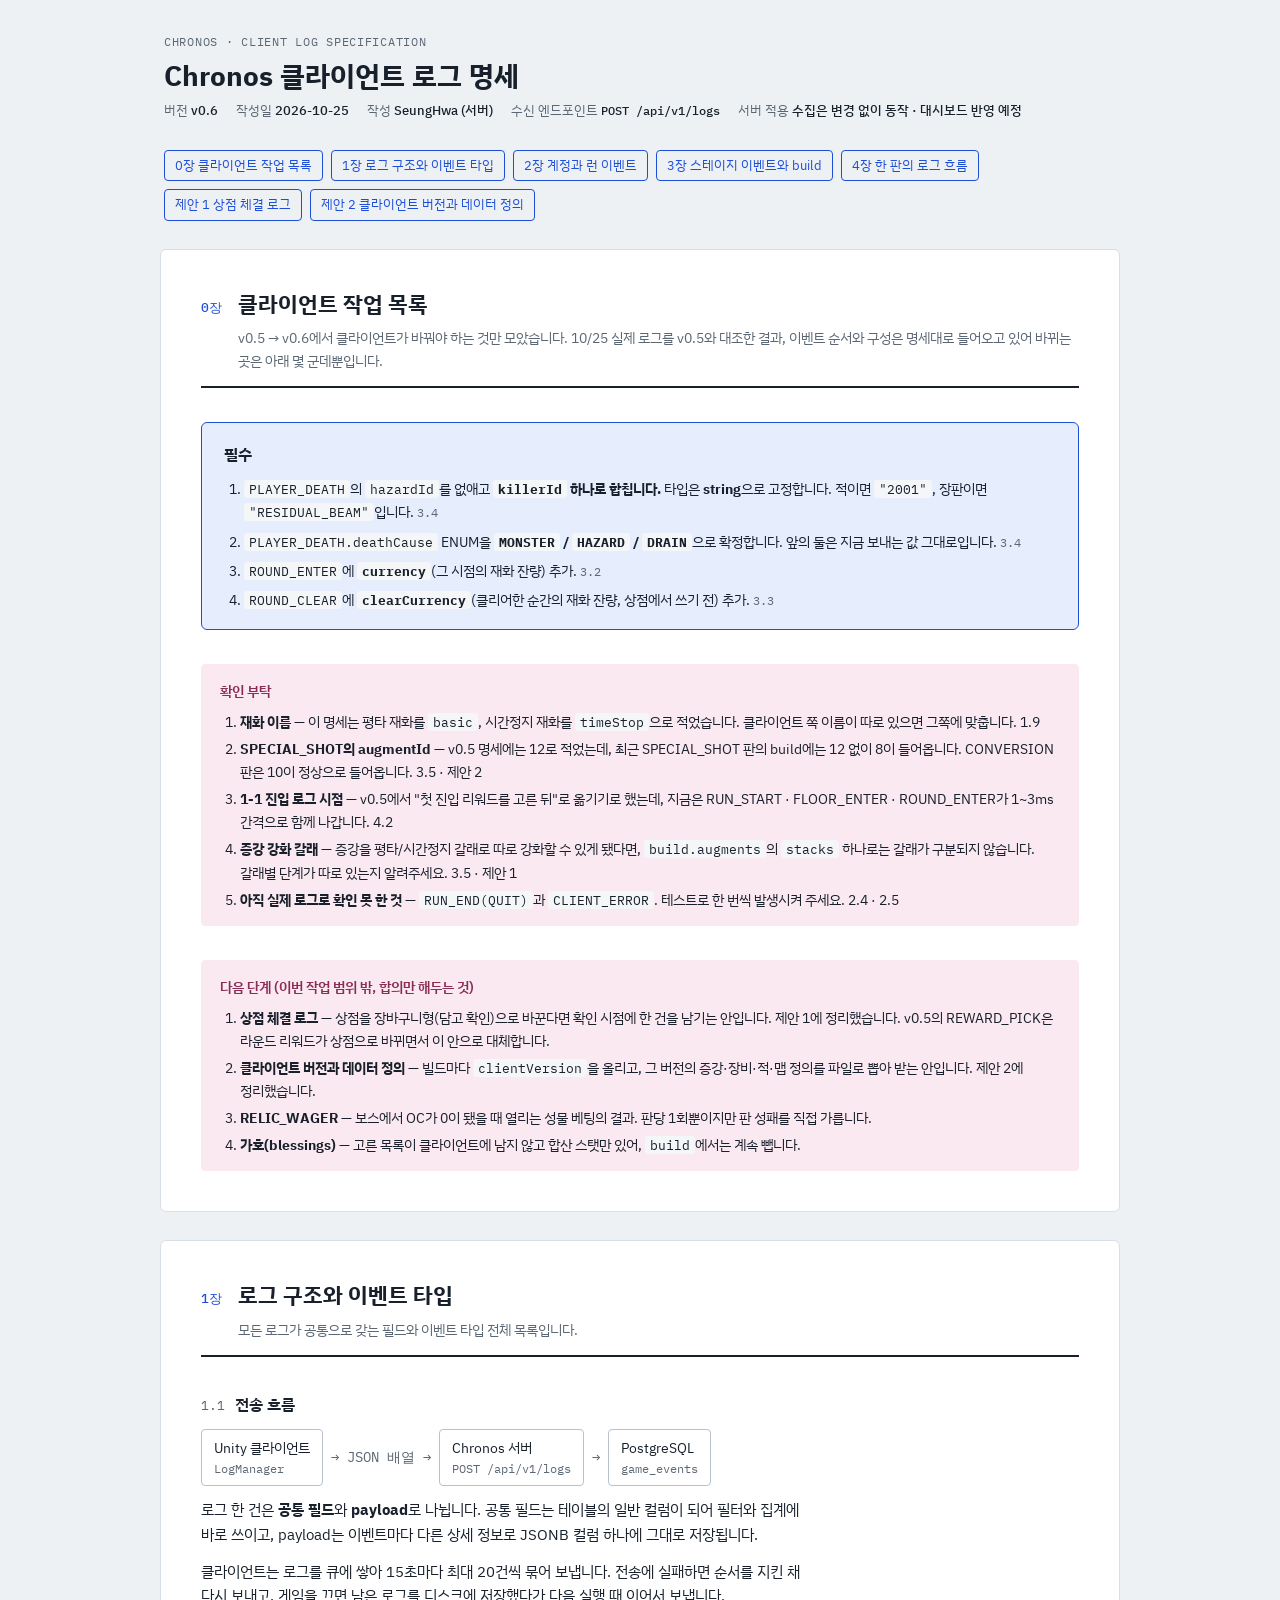
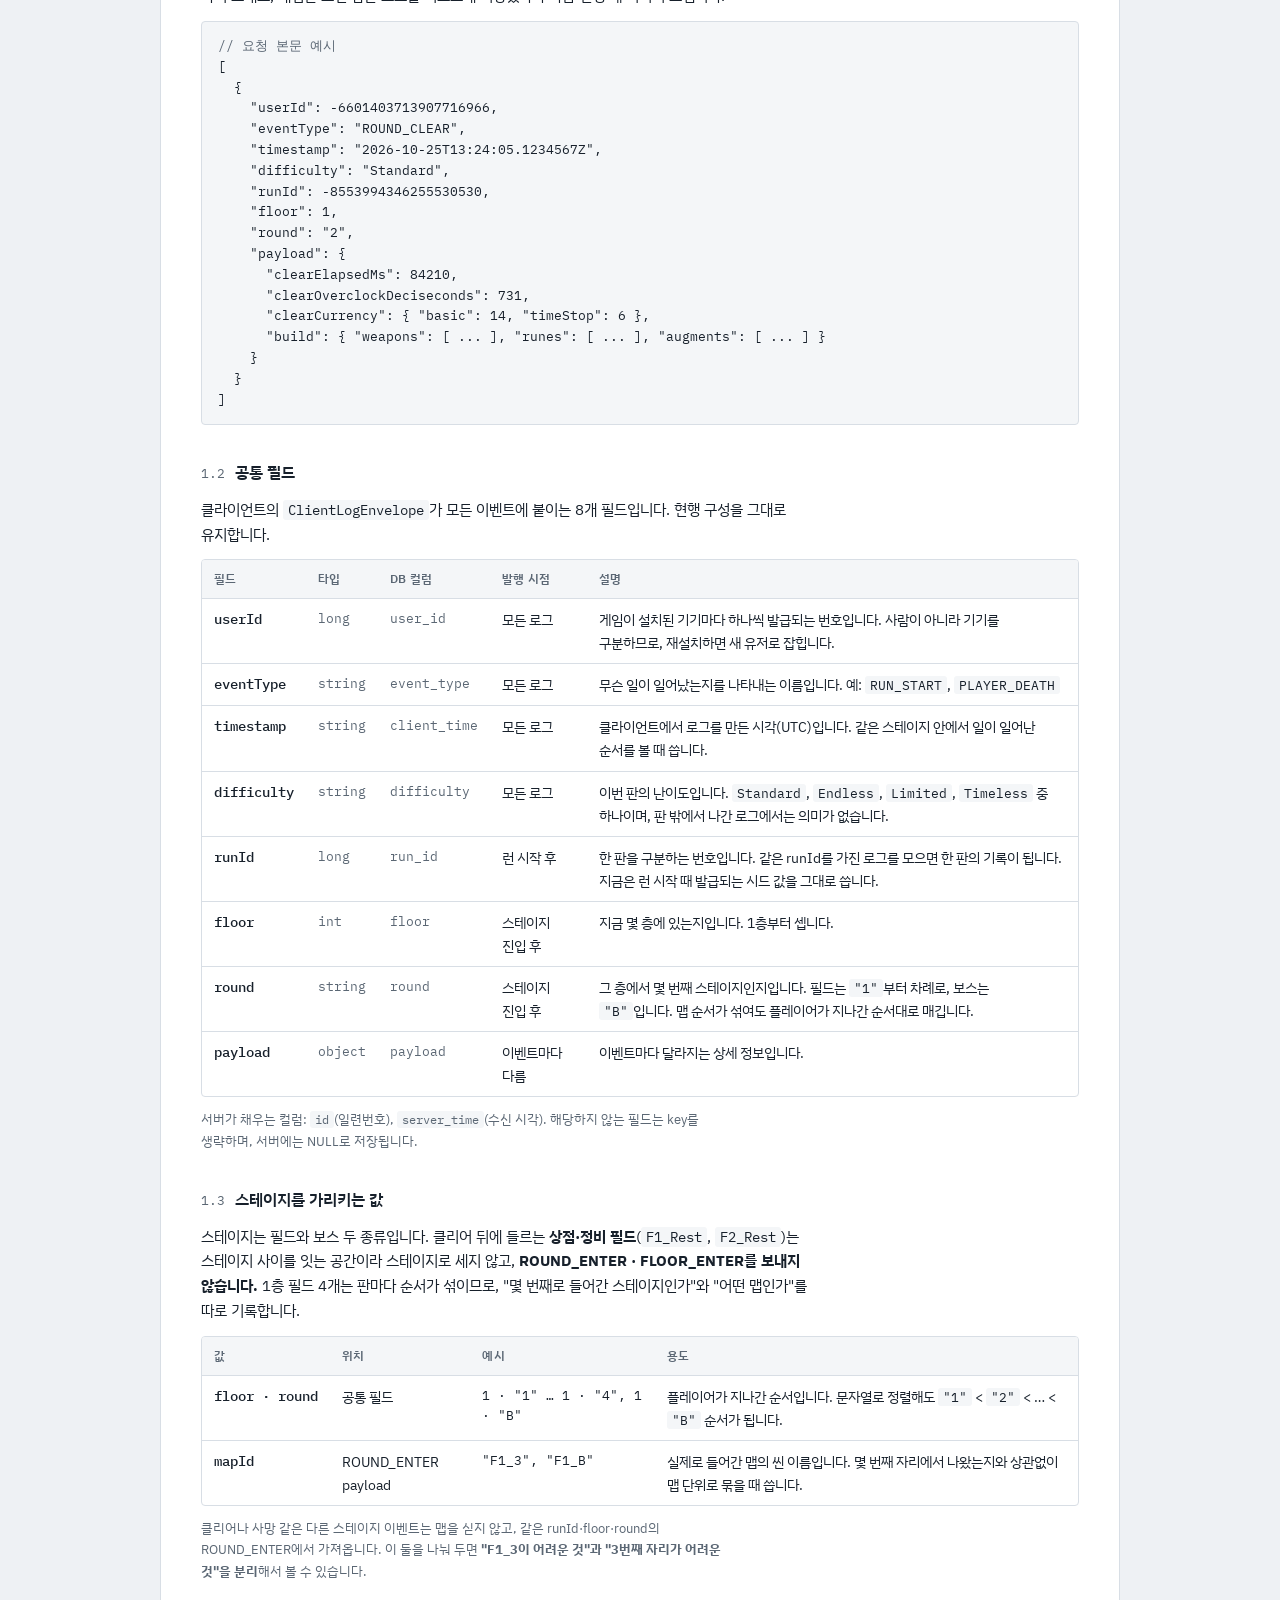
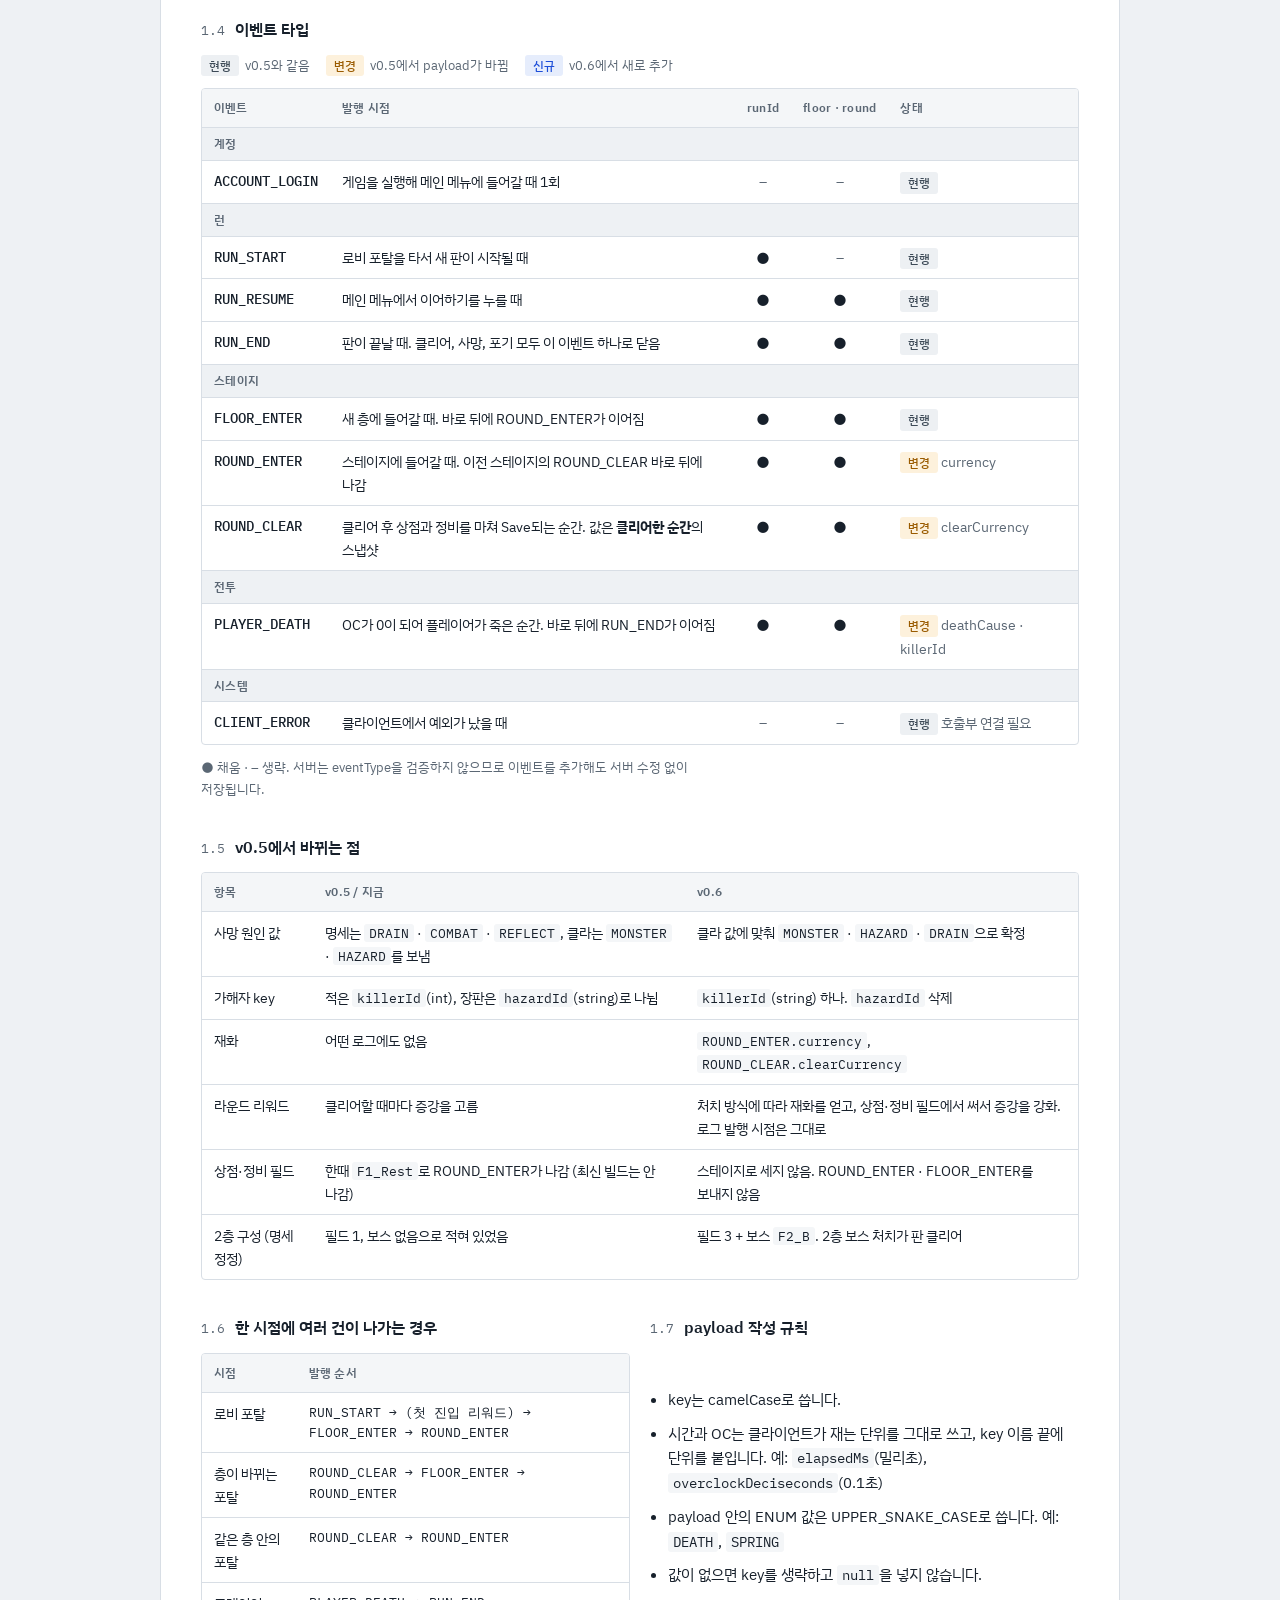
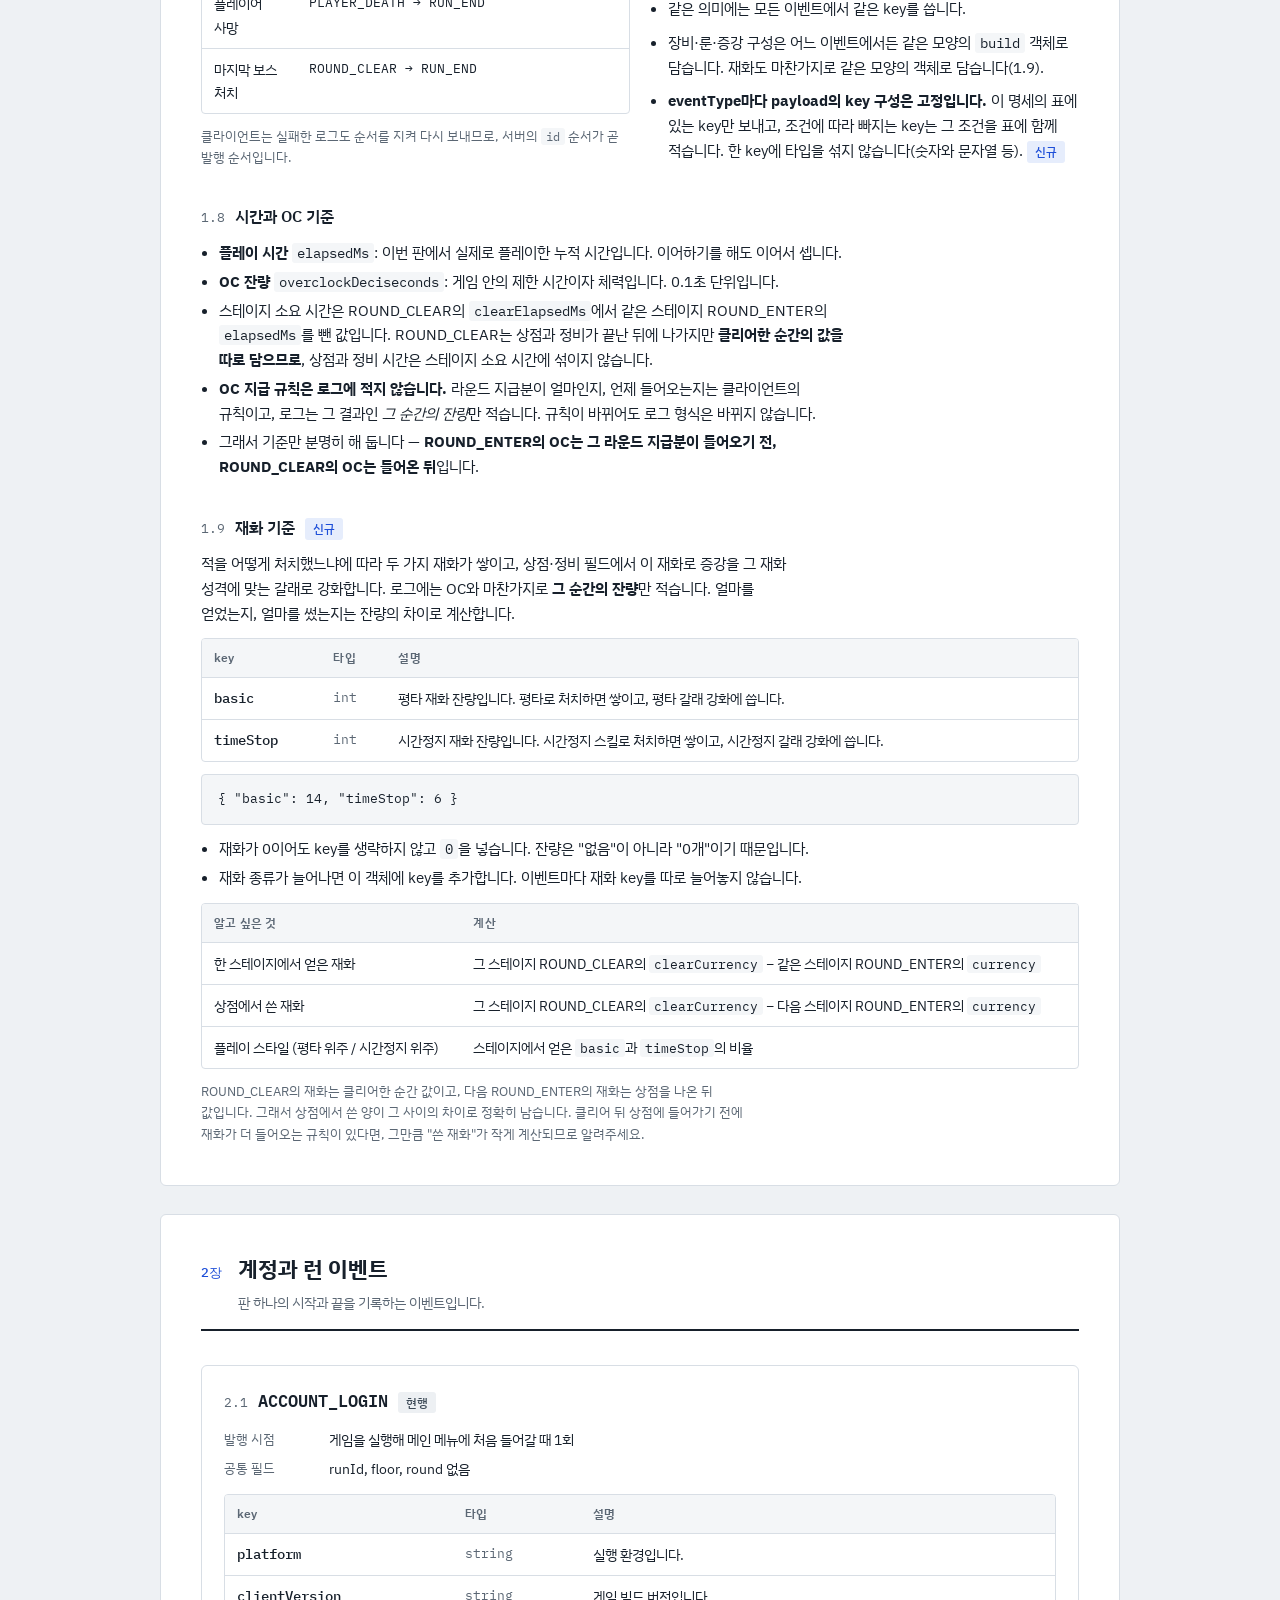
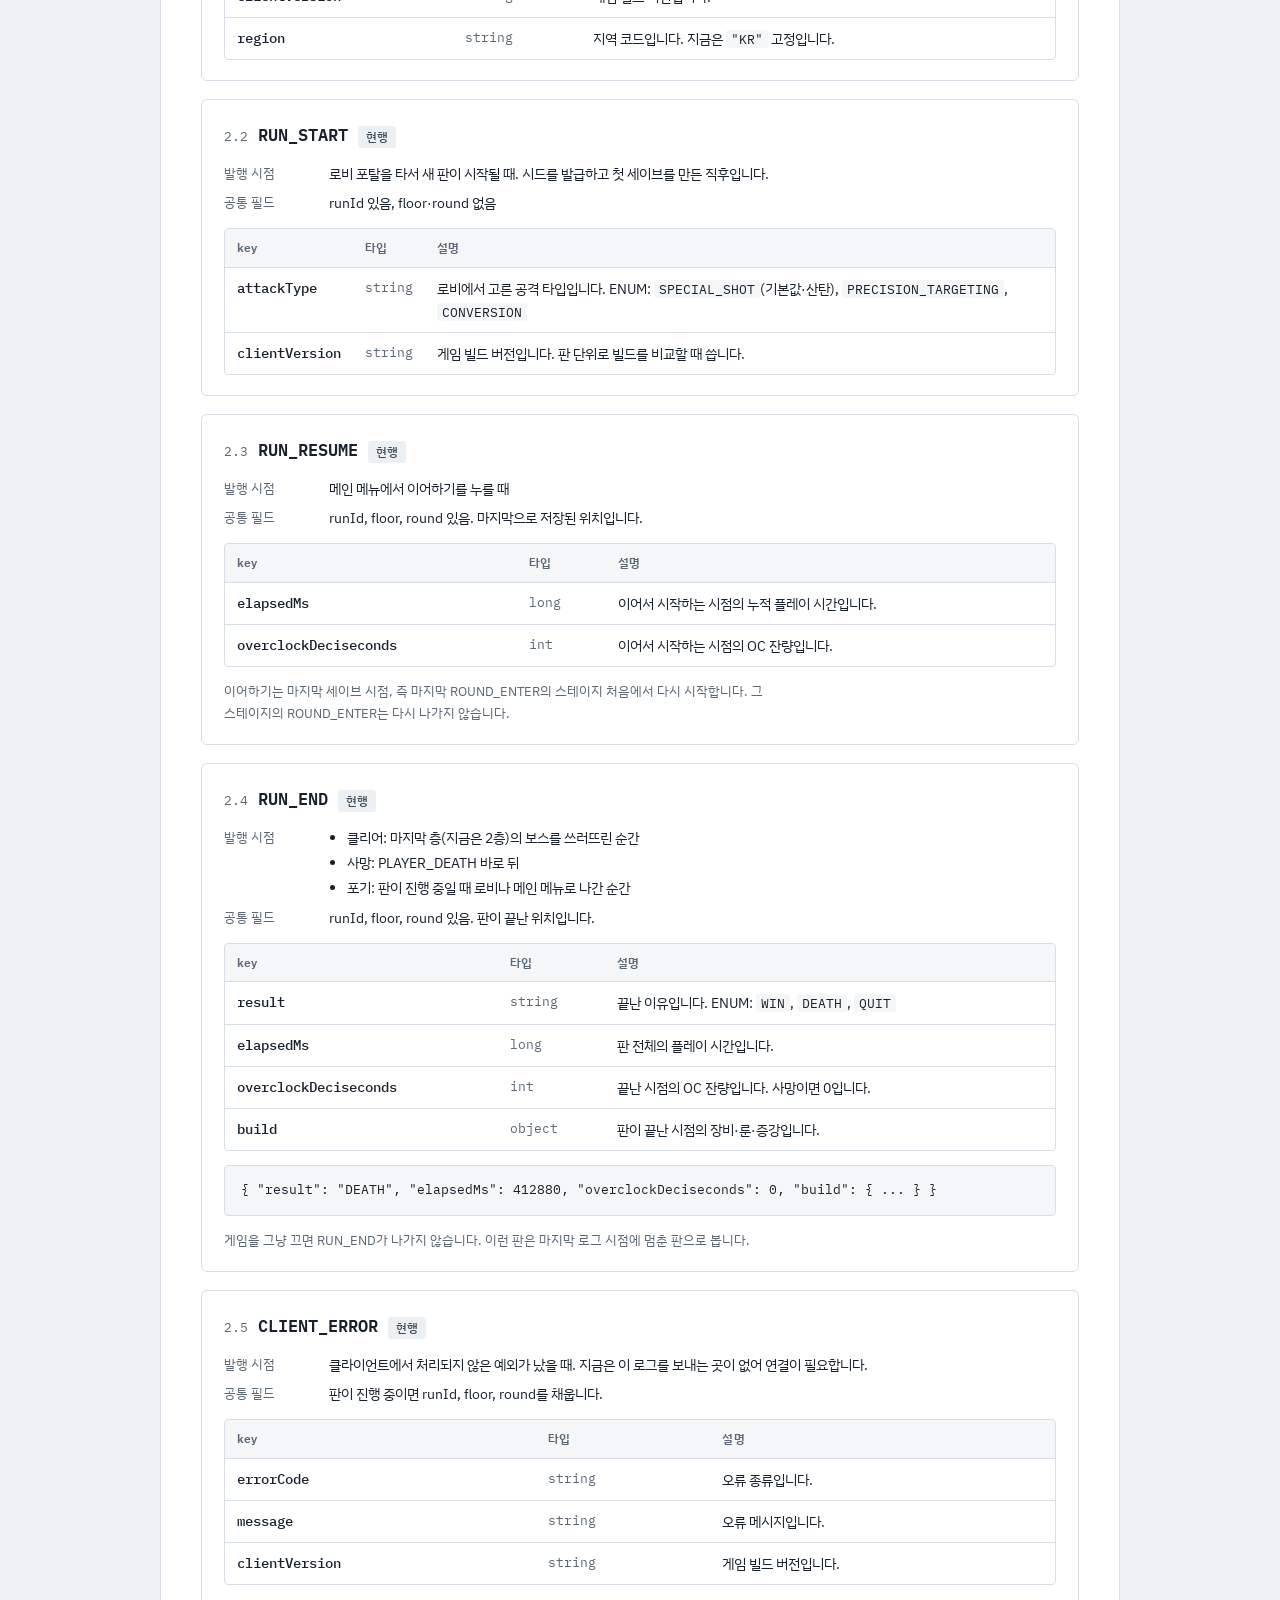
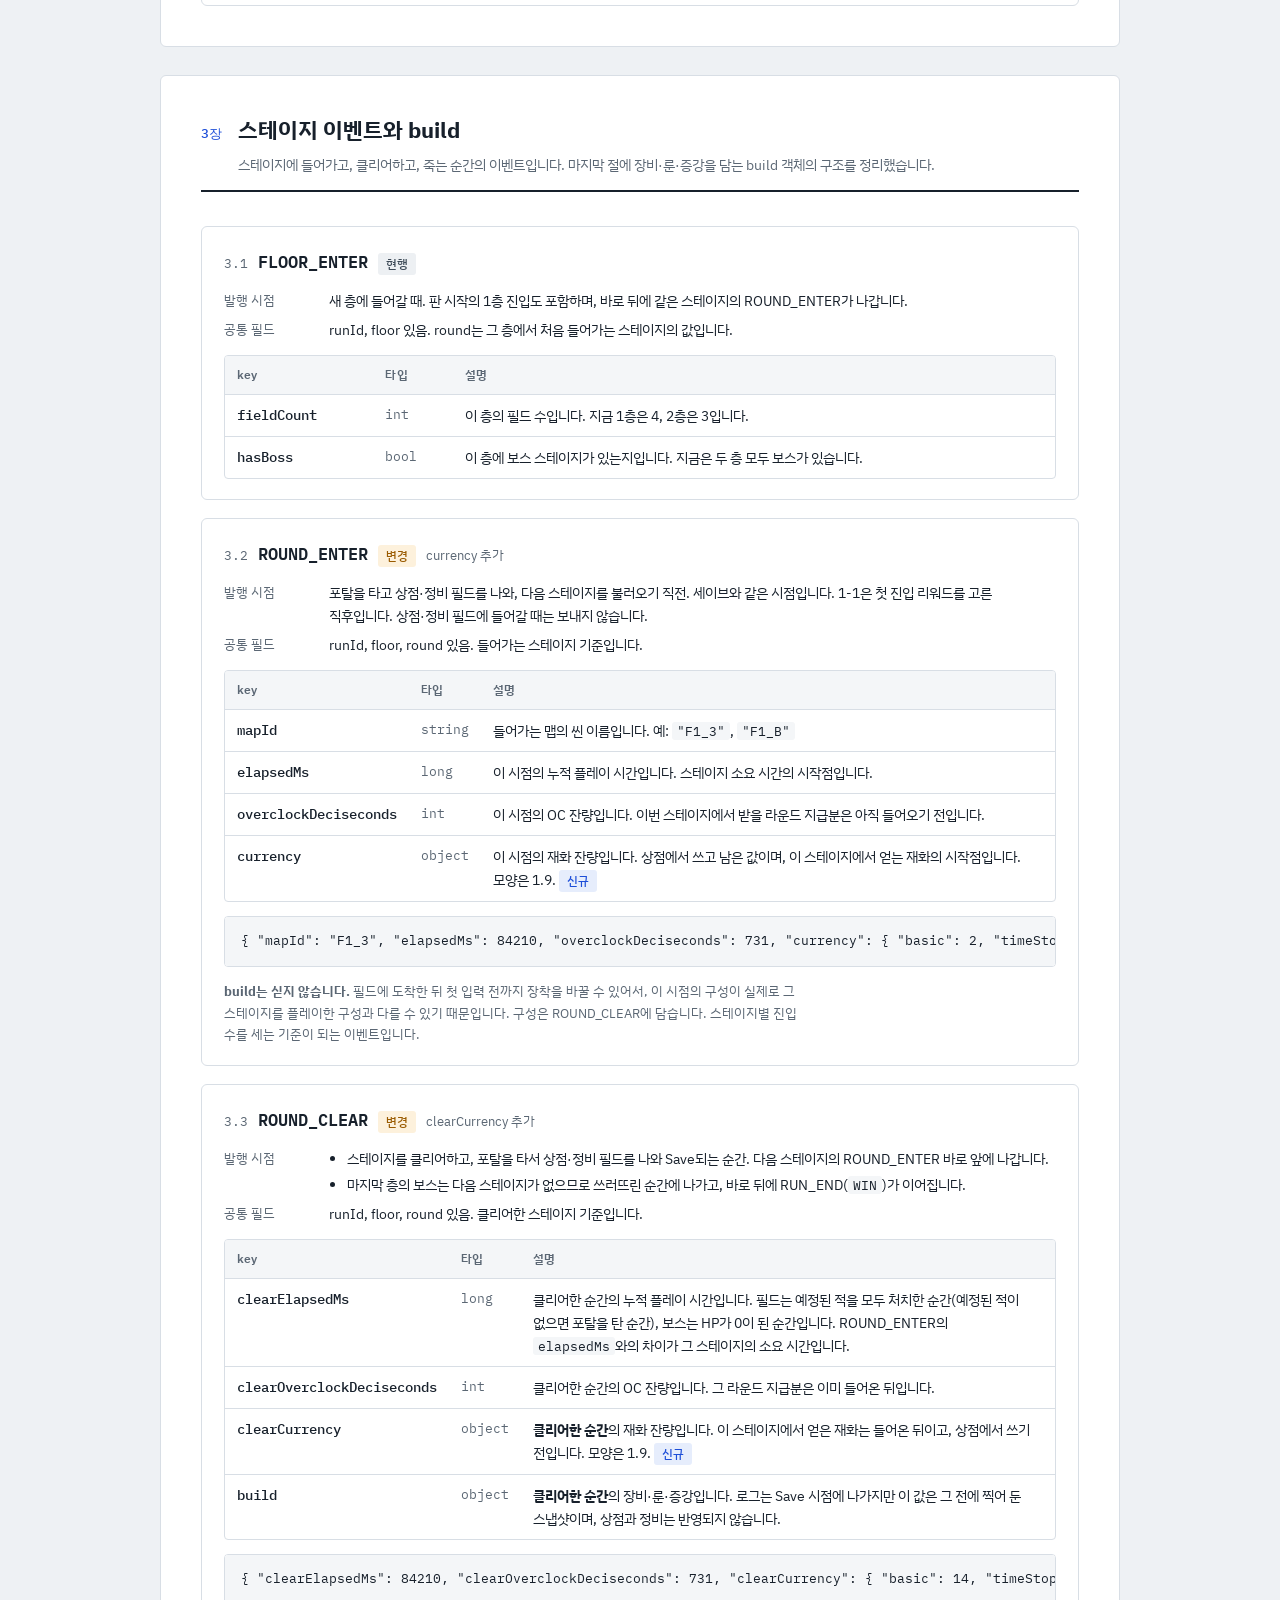
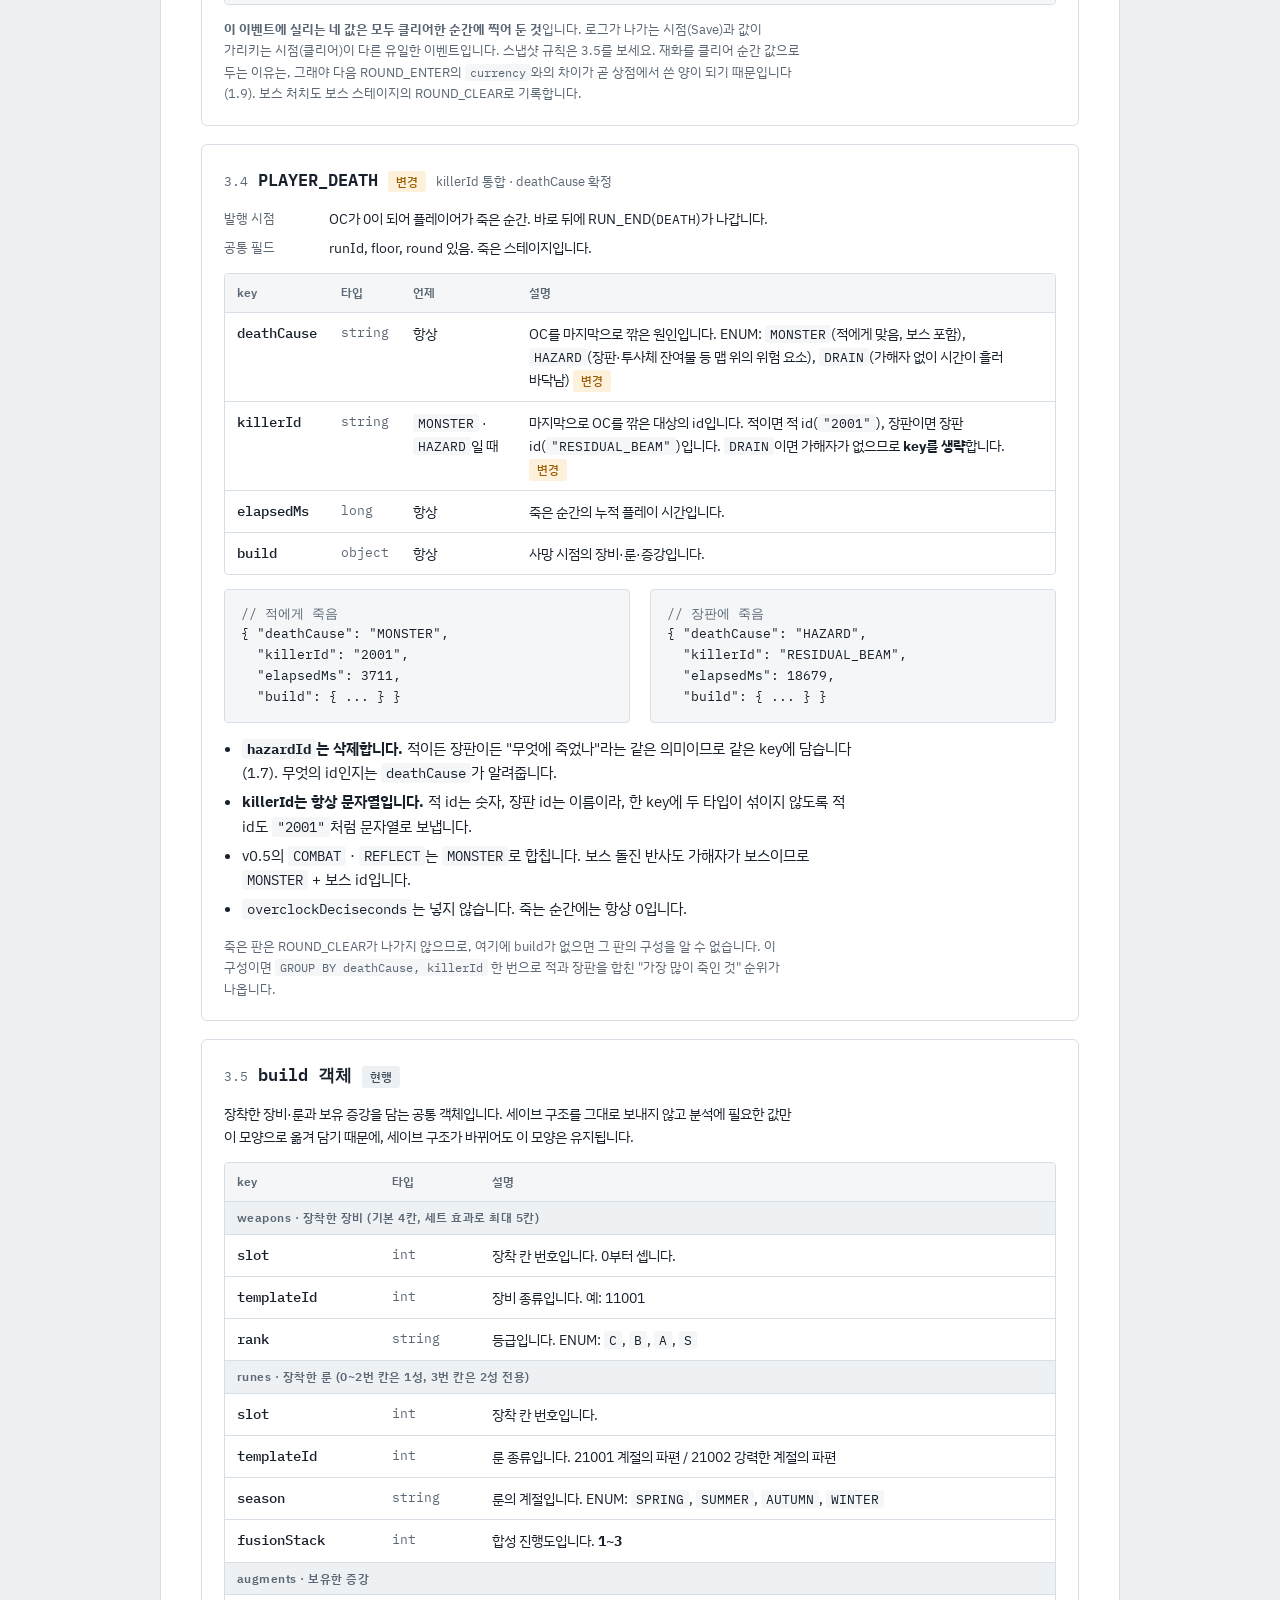
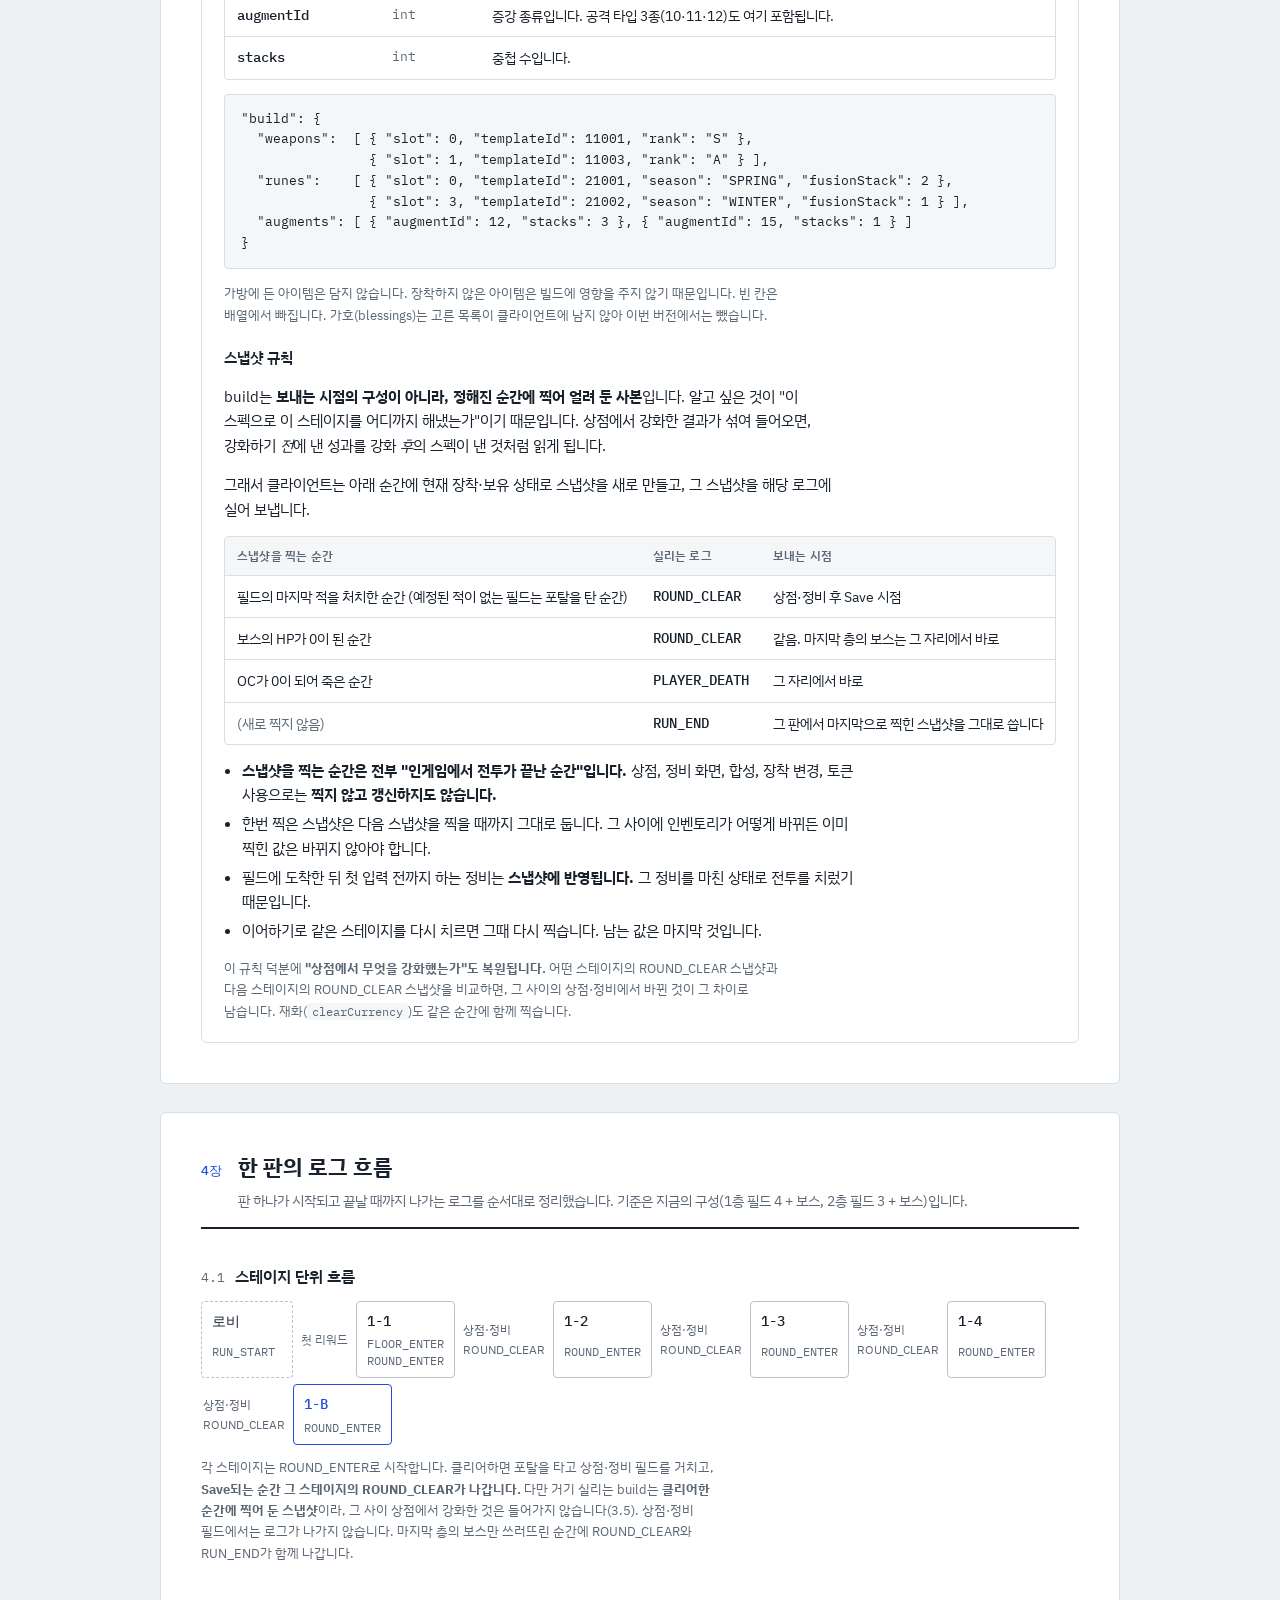
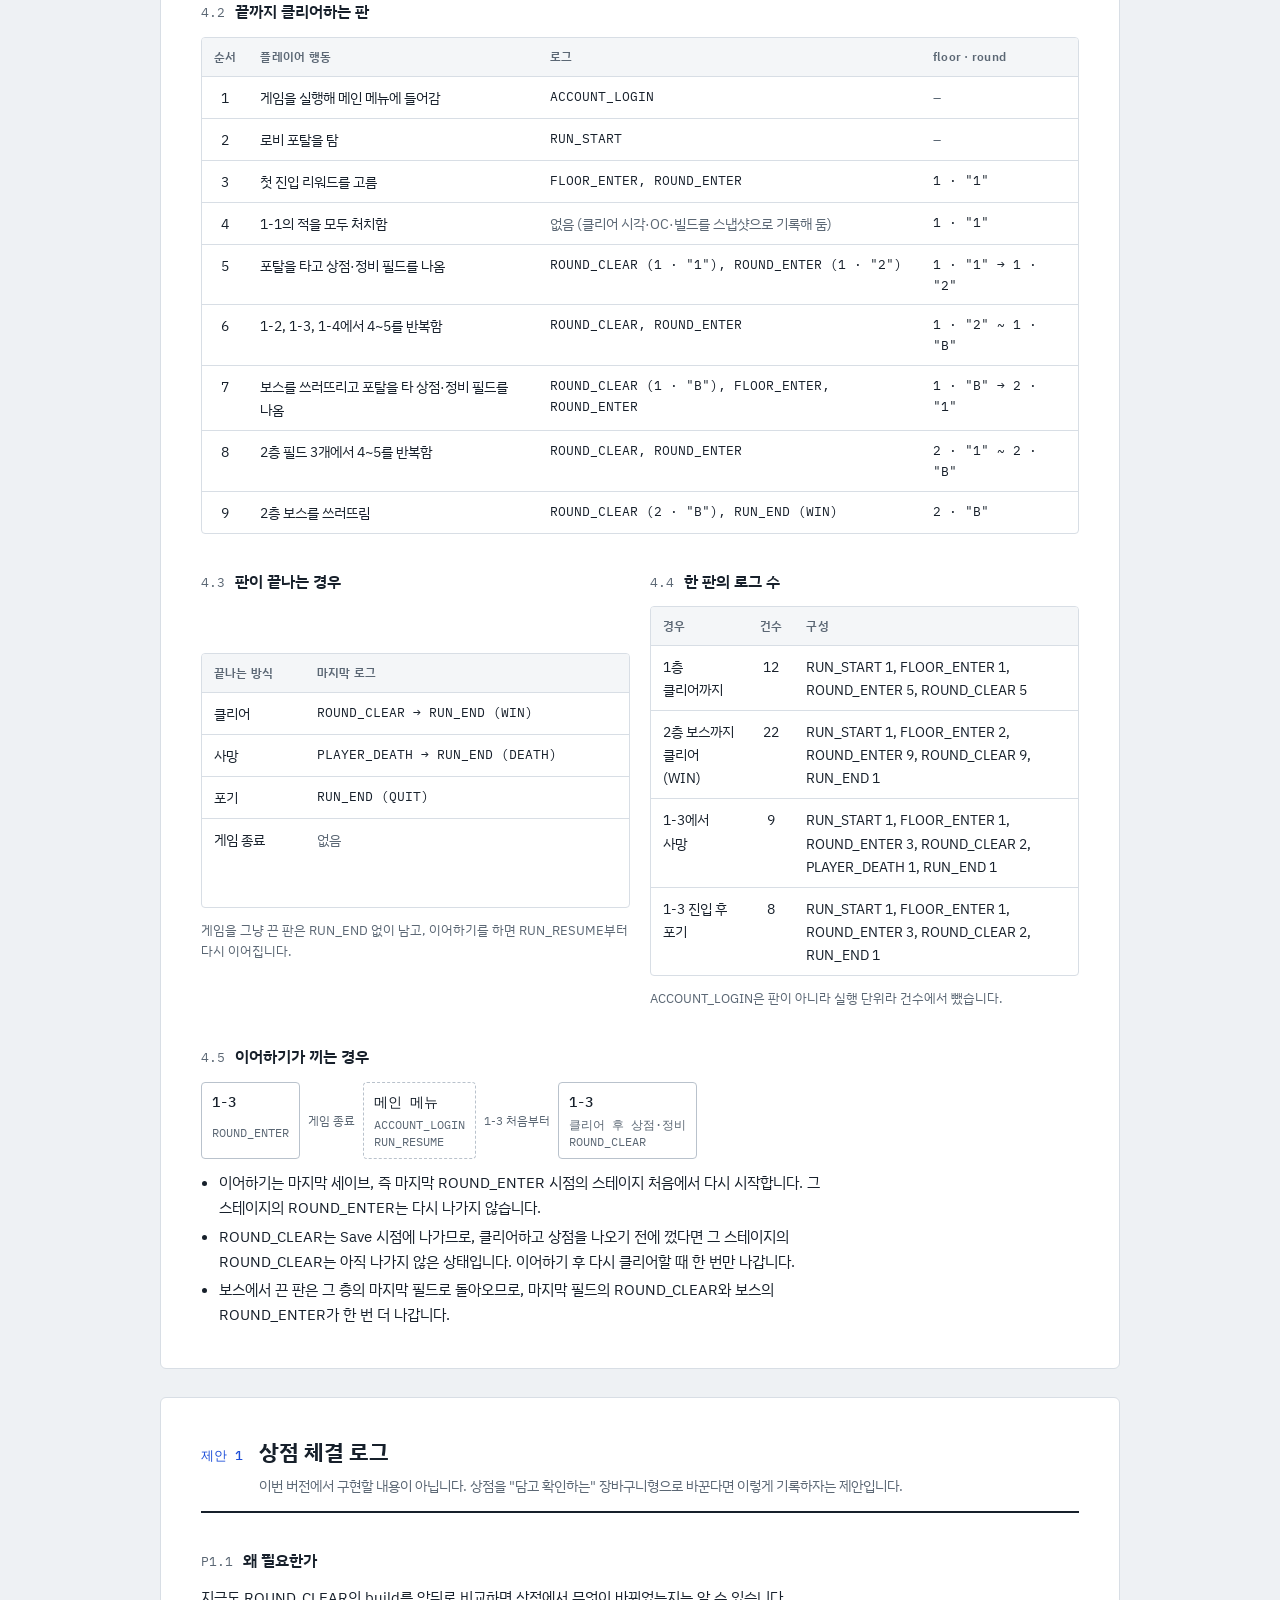
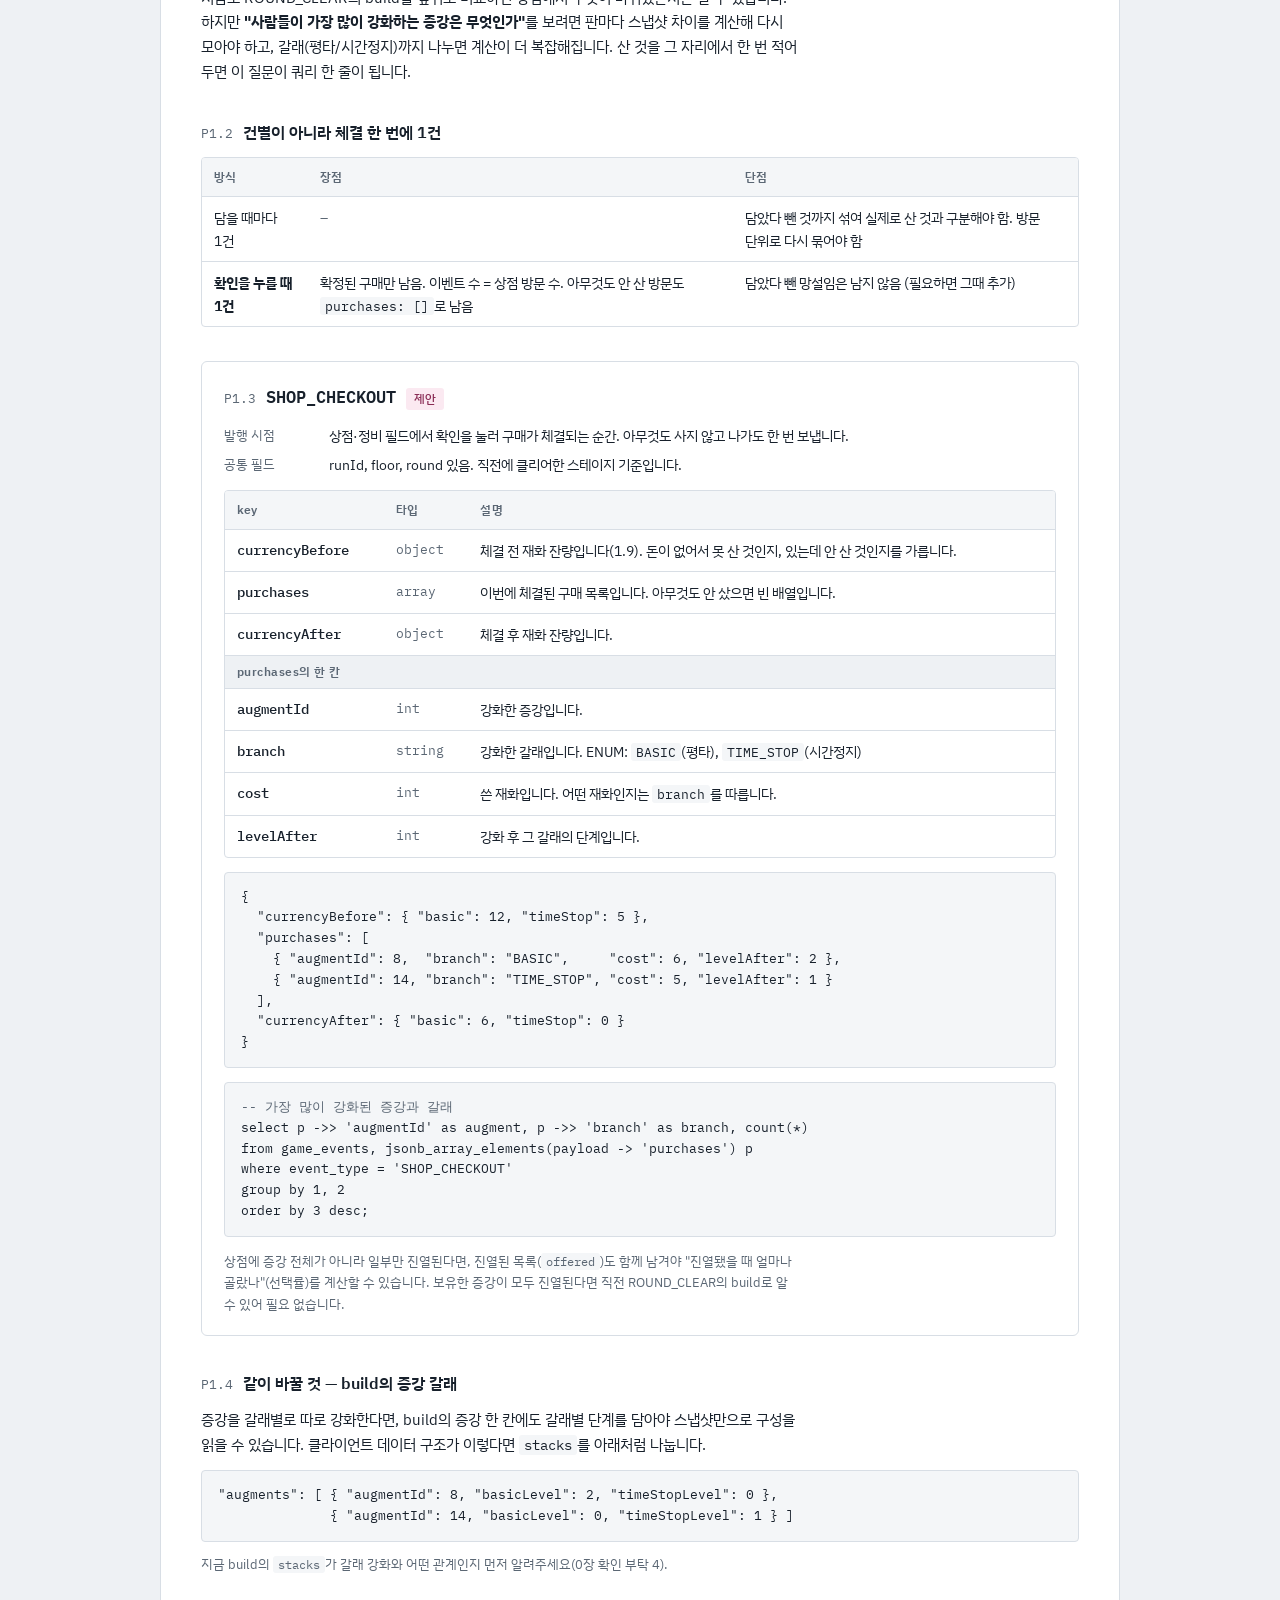
<file: docs/chronos-client-log-spec-v0.6.html>
<!doctype html>
<html lang="ko">
<head>
<meta charset="utf-8">
<meta name="viewport" content="width=device-width, initial-scale=1">
<style>body{margin:0}img{max-width:100%}</style>
</head>
<body>
<title>Chronos 로그 명세</title>
<link rel="preconnect" href="https://fonts.googleapis.com">
<link rel="preconnect" href="https://fonts.gstatic.com" crossorigin>
<link rel="stylesheet" href="https://fonts.googleapis.com/css2?family=IBM+Plex+Sans+KR:wght@400;500;600;700&family=IBM+Plex+Mono:wght@400;500&display=swap">
<style>
/* Layout: 장 단위 시트. 각 장은 머리말(장 번호, 제목) + 번호 붙은 절. 표가 본문의 중심. */
:root {
  --bg: #eef1f4;
  --sheet: #ffffff;
  --ink: #17202b;
  --muted: #5b6774;
  --line: #d8dee5;
  --line-strong: #b9c2cc;
  --accent: #1d4ed8;
  --accent-soft: #e6edfc;
  --chg: #9a5b00;
  --chg-soft: #fdf1dc;
  --new: #1d4ed8;
  --new-soft: #e6edfc;
  --cur: #3d4a57;
  --cur-soft: #edf0f3;
  --open: #8a2c55;
  --open-soft: #fbe9f1;
  --code-bg: #f4f6f8;
  --font-body: "IBM Plex Sans KR", "Apple SD Gothic Neo", "Malgun Gothic", system-ui, sans-serif;
  --font-mono: "IBM Plex Mono", ui-monospace, "SFMono-Regular", Menlo, Consolas, monospace;
}
@media (prefers-color-scheme: dark) {
  :root:not([data-theme="light"]) {
    --bg: #0f1419; --sheet: #161c23; --ink: #e3e8ee; --muted: #93a0ad;
    --line: #29323c; --line-strong: #3a4552; --accent: #7aa2ff; --accent-soft: #1b2744;
    --chg: #f0b45a; --chg-soft: #33270f; --new: #7aa2ff; --new-soft: #1b2744;
    --cur: #b8c3ce; --cur-soft: #222a33; --open: #f08ab5; --open-soft: #3a1a29; --code-bg: #1d242c;
    color-scheme: dark;
  }
}
:root[data-theme="dark"] {
  --bg: #0f1419; --sheet: #161c23; --ink: #e3e8ee; --muted: #93a0ad;
  --line: #29323c; --line-strong: #3a4552; --accent: #7aa2ff; --accent-soft: #1b2744;
  --chg: #f0b45a; --chg-soft: #33270f; --new: #7aa2ff; --new-soft: #1b2744;
  --cur: #b8c3ce; --cur-soft: #222a33; --open: #f08ab5; --open-soft: #3a1a29; --code-bg: #1d242c;
  color-scheme: dark;
}

* { box-sizing: border-box; }
body {
  background: var(--bg); color: var(--ink);
  font-family: var(--font-body); font-size: 15px; line-height: 1.65;
  padding-inline: 16px; padding-block: 32px 64px;
  word-break: keep-all; overflow-wrap: anywhere;
}
.doc { max-width: 960px; margin: 0 auto; display: grid; gap: 28px; }

.doc-head { display: grid; gap: 6px; padding-inline: 4px; }
.doc-head .kicker { font-family: var(--font-mono); font-size: 12px; letter-spacing: .06em; color: var(--muted); text-transform: uppercase; }
.doc-head h1 { margin: 0; font-size: 28px; line-height: 1.3; font-weight: 700; text-wrap: balance; }
.meta { display: flex; flex-wrap: wrap; gap: 4px 18px; font-size: 13px; color: var(--muted); }
.meta b { color: var(--ink); font-weight: 500; }

.toc { display: flex; flex-wrap: wrap; gap: 8px; padding-inline: 4px; }
.toc a, .toc span {
  font-size: 13px; padding: 4px 10px; border: 1px solid var(--line-strong); border-radius: 4px;
  color: var(--ink); text-decoration: none;
}
.toc a { border-color: var(--accent); color: var(--accent); }
.toc span { color: var(--muted); border-style: dashed; }

.sheet {
  background: var(--sheet); border: 1px solid var(--line); border-radius: 6px;
  padding: 36px 40px 40px; display: grid; gap: 34px; min-width: 0;
}
.sheet-head { display: grid; grid-template-columns: auto 1fr; gap: 4px 16px; align-items: baseline; border-bottom: 2px solid var(--ink); padding-bottom: 14px; }
.sheet-no { font-family: var(--font-mono); font-size: 13px; color: var(--accent); font-weight: 500; }
.sheet-head h2 { margin: 0; font-size: 22px; font-weight: 700; text-wrap: balance; }
.sheet-head p { grid-column: 2; margin: 0; color: var(--muted); font-size: 14px; }

section { display: grid; gap: 12px; min-width: 0; }
section h3 { margin: 0; font-size: 16px; font-weight: 600; display: flex; gap: 10px; align-items: baseline; }
section h3 .no { font-family: var(--font-mono); font-size: 13px; color: var(--muted); font-weight: 400; }
section > p { margin: 0; max-width: 68ch; }
.note { font-size: 13px; color: var(--muted); margin: 0; }

code, .mono { font-family: var(--font-mono); font-size: .9em; }
p code, li code, td code { background: var(--code-bg); padding: 1px 5px; border-radius: 3px; }

.table-wrap { overflow-x: auto; border: 1px solid var(--line); border-radius: 4px; }
table { width: 100%; border-collapse: collapse; font-size: 14px; font-variant-numeric: tabular-nums; }
th, td { text-align: left; vertical-align: top; padding: 9px 12px; border-bottom: 1px solid var(--line); }
th { font-size: 12px; font-weight: 600; color: var(--muted); background: var(--code-bg); letter-spacing: .02em; white-space: nowrap; }
tr:last-child td { border-bottom: 0; }
td.k { font-family: var(--font-mono); font-size: 13.5px; white-space: nowrap; font-weight: 500; }
td.t { font-family: var(--font-mono); font-size: 13px; color: var(--muted); white-space: nowrap; }
td.c { white-space: nowrap; text-align: center; }
tr.group td { background: var(--bg); font-size: 12px; font-weight: 600; color: var(--muted); padding-block: 6px; letter-spacing: .04em; }
.dim { color: var(--muted); }

.chip { display: inline-block; font-size: 12px; font-weight: 500; padding: 1px 8px; border-radius: 3px; white-space: nowrap; }
.chip.cur { color: var(--cur); background: var(--cur-soft); }
.chip.chg { color: var(--chg); background: var(--chg-soft); }
.chip.new { color: var(--new); background: var(--new-soft); }
.chip.open { color: var(--open); background: var(--open-soft); }
.legend { display: flex; flex-wrap: wrap; gap: 6px 16px; font-size: 13px; color: var(--muted); align-items: center; }
.legend span { display: inline-flex; gap: 6px; align-items: center; }

.flow { display: flex; flex-wrap: wrap; align-items: center; gap: 8px; font-size: 14px; }
.flow .box { border: 1px solid var(--line-strong); border-radius: 4px; padding: 6px 12px; background: var(--sheet); }
.flow .box small { display: block; font-family: var(--font-mono); font-size: 12px; color: var(--muted); }
.flow .arrow { color: var(--muted); font-family: var(--font-mono); }

pre { margin: 0; background: var(--code-bg); border: 1px solid var(--line); border-radius: 4px; padding: 14px 16px; overflow-x: auto; font-family: var(--font-mono); font-size: 13px; line-height: 1.6; }
pre .cm { color: var(--muted); }

.two { display: grid; grid-template-columns: minmax(0, 1fr) minmax(0, 1fr); gap: 20px; }
ul.rules { margin: 0; padding-left: 18px; display: grid; gap: 4px; max-width: 72ch; }

.open-list { border: 1px solid var(--open-soft); background: var(--open-soft); border-radius: 4px; padding: 14px 18px; display: grid; gap: 8px; }
.open-list h4 { margin: 0; font-size: 14px; color: var(--open); font-weight: 600; }
.open-list ol { margin: 0; padding-left: 20px; display: grid; gap: 4px; font-size: 14px; }

.evs { display: grid; gap: 18px; }
.ev { border: 1px solid var(--line); border-radius: 6px; padding: 20px 22px; display: grid; gap: 14px; min-width: 0; }
.ev-head { display: flex; flex-wrap: wrap; gap: 10px; align-items: baseline; }
.ev-head h3 { margin: 0; font-size: 17px; font-weight: 600; display: flex; gap: 10px; align-items: baseline; }
.ev-head h3 .name { font-family: var(--font-mono); }
.ev-head h3 .no { font-family: var(--font-mono); font-size: 13px; color: var(--muted); font-weight: 400; }
.ev-meta { display: grid; grid-template-columns: 6.5em minmax(0, 1fr); gap: 6px 14px; margin: 0; font-size: 14px; }
.ev-meta dt { color: var(--muted); font-size: 13px; padding-top: 1px; }
.ev-meta dd { margin: 0; min-width: 0; }
.ev-meta ul { margin: 0; padding-left: 18px; display: grid; gap: 2px; }
.ev-meta .mono { font-size: 13px; color: var(--muted); }
.ev .note { max-width: 72ch; }

.strip { display: flex; flex-wrap: wrap; gap: 6px; align-items: stretch; }
.st { border: 1px solid var(--line-strong); border-radius: 4px; padding: 8px 10px; min-width: 92px; display: grid; gap: 3px; background: var(--sheet); }
.st b { font-family: var(--font-mono); font-size: 14px; font-weight: 500; }
.st small { font-family: var(--font-mono); font-size: 11.5px; color: var(--muted); line-height: 1.45; }
.st.boss { border-color: var(--accent); }
.st.boss b { color: var(--accent); }
.st.edge { border-style: dashed; }
.strip .gap { align-self: center; font-size: 12px; color: var(--muted); padding-inline: 2px; }

.todo { border: 1px solid var(--accent); border-radius: 6px; padding: 18px 22px; display: grid; gap: 10px; background: var(--accent-soft); }
.todo h3 { margin: 0; font-size: 16px; font-weight: 700; }
.todo ol { margin: 0; padding-left: 20px; display: grid; gap: 6px; font-size: 14px; }
.todo .tag { font-family: var(--font-mono); font-size: 12px; color: var(--muted); }

@media (max-width: 720px) {
  .sheet { padding: 24px 18px 28px; }
  .two { grid-template-columns: 1fr; }
  .doc-head h1 { font-size: 23px; }
  .ev { padding: 16px 14px; }
  .ev-meta { grid-template-columns: 1fr; gap: 2px; }
  .ev-meta dd { margin-bottom: 8px; }
}

/* ───────── 인쇄 / PDF ─────────
   브라우저의 "PDF로 저장"으로 뽑을 때를 위한 스타일.
   다크 테마가 그대로 인쇄돼 잉크를 먹는 것과, 표·카드가 페이지 중간에서
   잘리는 것을 막는다. 장마다 새 페이지에서 시작한다. */
@media print {
  :root, :root[data-theme="dark"], :root:not([data-theme="light"]) {
    --bg: #ffffff; --sheet: #ffffff; --ink: #111418; --muted: #555f6a;
    --line: #c9d0d8; --line-strong: #9aa4ae; --accent: #1545b8; --accent-soft: #eef3fd;
    --chg: #8a5100; --chg-soft: #fdf3e2; --new: #1545b8; --new-soft: #eef3fd;
    --cur: #3d4a57; --cur-soft: #f0f2f4; --open: #8a2c55; --open-soft: #fbeef3;
    --code-bg: #f3f5f7;
    color-scheme: light;
  }
  body { background: #fff; padding: 0; font-size: 10.5pt; line-height: 1.55; }
  .doc { gap: 0; max-width: none; }
  .toc { display: none; }                      /* 종이에서는 링크가 쓸모없다 */
  .doc-head { margin-bottom: 14pt; }
  .sheet { border: none; border-radius: 0; padding: 0 0 10pt; gap: 18pt; }
  article.sheet { break-before: page; }
  article.sheet:first-of-type { break-before: auto; }
  .sheet-head { border-bottom-width: 1.5pt; }
  section, .ev, .todo, .open-list, .table-wrap, .filled, pre { break-inside: avoid; }
  tr, .strip, .flow { break-inside: avoid; }
  table { font-size: 9.5pt; }
  th, td { padding: 5pt 7pt; }
  .table-wrap { overflow: visible; }
  pre { white-space: pre-wrap; word-break: break-word; }
  a { color: inherit; text-decoration: none; }
  h2, h3, h4 { break-after: avoid; }
}
</style>

<div class="doc">

  <header class="doc-head">
    <div class="kicker">Chronos · Client Log Specification</div>
    <h1>Chronos 클라이언트 로그 명세</h1>
    <div class="meta">
      <span>버전 <b>v0.6</b></span>
      <span>작성일 <b>2026-10-25</b></span>
      <span>작성 <b>SeungHwa (서버)</b></span>
      <span>수신 엔드포인트 <b class="mono">POST /api/v1/logs</b></span>
      <span>서버 적용 <b>수집은 변경 없이 동작 · 대시보드 반영 예정</b></span>
    </div>
  </header>

  <nav class="toc" aria-label="장 목록">
    <a href="#sheet0">0장 클라이언트 작업 목록</a>
    <a href="#sheet1">1장 로그 구조와 이벤트 타입</a>
    <a href="#sheet2">2장 계정과 런 이벤트</a>
    <a href="#sheet3">3장 스테이지 이벤트와 build</a>
    <a href="#sheet4">4장 한 판의 로그 흐름</a>
    <a href="#sheet5">제안 1 상점 체결 로그</a>
    <a href="#sheet6">제안 2 클라이언트 버전과 데이터 정의</a>
  </nav>

  <!-- ───────────────────────── 0장 ───────────────────────── -->
  <article class="sheet" id="sheet0">
    <div class="sheet-head">
      <span class="sheet-no">0장</span>
      <h2>클라이언트 작업 목록</h2>
      <p>v0.5 → v0.6에서 클라이언트가 바꿔야 하는 것만 모았습니다. 10/25 실제 로그를 v0.5와 대조한 결과, 이벤트 순서와 구성은 명세대로 들어오고 있어 바뀌는 곳은 아래 몇 군데뿐입니다.</p>
    </div>

    <div class="todo">
      <h3>필수</h3>
      <ol>
        <li><code>PLAYER_DEATH</code>의 <code>hazardId</code>를 없애고 <b><code>killerId</code> 하나로 합칩니다.</b> 타입은 <b>string</b>으로 고정합니다. 적이면 <code>"2001"</code>, 장판이면 <code>"RESIDUAL_BEAM"</code>입니다. <span class="tag">3.4</span></li>
        <li><code>PLAYER_DEATH.deathCause</code> ENUM을 <b><code>MONSTER</code> / <code>HAZARD</code> / <code>DRAIN</code></b>으로 확정합니다. 앞의 둘은 지금 보내는 값 그대로입니다. <span class="tag">3.4</span></li>
        <li><code>ROUND_ENTER</code>에 <b><code>currency</code></b>(그 시점의 재화 잔량) 추가. <span class="tag">3.2</span></li>
        <li><code>ROUND_CLEAR</code>에 <b><code>clearCurrency</code></b>(클리어한 순간의 재화 잔량, 상점에서 쓰기 전) 추가. <span class="tag">3.3</span></li>
      </ol>
    </div>

    <div class="open-list">
      <h4>확인 부탁</h4>
      <ol>
        <li><b>재화 이름</b> — 이 명세는 평타 재화를 <code>basic</code>, 시간정지 재화를 <code>timeStop</code>으로 적었습니다. 클라이언트 쪽 이름이 따로 있으면 그쪽에 맞춥니다. <span class="tag">1.9</span></li>
        <li><b>SPECIAL_SHOT의 augmentId</b> — v0.5 명세에는 12로 적었는데, 최근 SPECIAL_SHOT 판의 build에는 12 없이 8이 들어옵니다. CONVERSION 판은 10이 정상으로 들어옵니다. <span class="tag">3.5 · 제안 2</span></li>
        <li><b>1-1 진입 로그 시점</b> — v0.5에서 "첫 진입 리워드를 고른 뒤"로 옮기기로 했는데, 지금은 RUN_START · FLOOR_ENTER · ROUND_ENTER가 1~3ms 간격으로 함께 나갑니다. <span class="tag">4.2</span></li>
        <li><b>증강 강화 갈래</b> — 증강을 평타/시간정지 갈래로 따로 강화할 수 있게 됐다면, <code>build.augments</code>의 <code>stacks</code> 하나로는 갈래가 구분되지 않습니다. 갈래별 단계가 따로 있는지 알려주세요. <span class="tag">3.5 · 제안 1</span></li>
        <li><b>아직 실제 로그로 확인 못 한 것</b> — <code>RUN_END(QUIT)</code>과 <code>CLIENT_ERROR</code>. 테스트로 한 번씩 발생시켜 주세요. <span class="tag">2.4 · 2.5</span></li>
      </ol>
    </div>

    <div class="open-list">
      <h4>다음 단계 (이번 작업 범위 밖, 합의만 해두는 것)</h4>
      <ol>
        <li><b>상점 체결 로그</b> — 상점을 장바구니형(담고 확인)으로 바꾼다면 확인 시점에 한 건을 남기는 안입니다. 제안 1에 정리했습니다. v0.5의 REWARD_PICK은 라운드 리워드가 상점으로 바뀌면서 이 안으로 대체합니다.</li>
        <li><b>클라이언트 버전과 데이터 정의</b> — 빌드마다 <code>clientVersion</code>을 올리고, 그 버전의 증강·장비·적·맵 정의를 파일로 뽑아 받는 안입니다. 제안 2에 정리했습니다.</li>
        <li><b>RELIC_WAGER</b> — 보스에서 OC가 0이 됐을 때 열리는 성물 베팅의 결과. 판당 1회뿐이지만 판 성패를 직접 가릅니다.</li>
        <li><b>가호(blessings)</b> — 고른 목록이 클라이언트에 남지 않고 합산 스탯만 있어, <code>build</code>에서는 계속 뺍니다.</li>
      </ol>
    </div>
  </article>

  <!-- ───────────────────────── 1장 ───────────────────────── -->
  <article class="sheet" id="sheet1">
    <div class="sheet-head">
      <span class="sheet-no">1장</span>
      <h2>로그 구조와 이벤트 타입</h2>
      <p>모든 로그가 공통으로 갖는 필드와 이벤트 타입 전체 목록입니다.</p>
    </div>

    <section>
      <h3><span class="no">1.1</span>전송 흐름</h3>
      <div class="flow">
        <div class="box">Unity 클라이언트<small>LogManager</small></div>
        <span class="arrow">→ JSON 배열 →</span>
        <div class="box">Chronos 서버<small>POST /api/v1/logs</small></div>
        <span class="arrow">→</span>
        <div class="box">PostgreSQL<small>game_events</small></div>
      </div>
      <p>로그 한 건은 <b>공통 필드</b>와 <b>payload</b>로 나뉩니다. 공통 필드는 테이블의 일반 컬럼이 되어 필터와 집계에 바로 쓰이고, payload는 이벤트마다 다른 상세 정보로 JSONB 컬럼 하나에 그대로 저장됩니다.</p>
      <p>클라이언트는 로그를 큐에 쌓아 15초마다 최대 20건씩 묶어 보냅니다. 전송에 실패하면 순서를 지킨 채 다시 보내고, 게임을 끄면 남은 로그를 디스크에 저장했다가 다음 실행 때 이어서 보냅니다.</p>
      <pre><span class="cm">// 요청 본문 예시</span>
[
  {
    "userId": -6601403713907716966,
    "eventType": "ROUND_CLEAR",
    "timestamp": "2026-10-25T13:24:05.1234567Z",
    "difficulty": "Standard",
    "runId": -8553994346255530530,
    "floor": 1,
    "round": "2",
    "payload": {
      "clearElapsedMs": 84210,
      "clearOverclockDeciseconds": 731,
      "clearCurrency": { "basic": 14, "timeStop": 6 },
      "build": { "weapons": [ ... ], "runes": [ ... ], "augments": [ ... ] }
    }
  }
]</pre>
    </section>

    <section>
      <h3><span class="no">1.2</span>공통 필드</h3>
      <p>클라이언트의 <code>ClientLogEnvelope</code>가 모든 이벤트에 붙이는 8개 필드입니다. 현행 구성을 그대로 유지합니다.</p>
      <div class="table-wrap">
        <table>
          <thead><tr><th>필드</th><th>타입</th><th>DB 컬럼</th><th>발행 시점</th><th>설명</th></tr></thead>
          <tbody>
            <tr><td class="k">userId</td><td class="t">long</td><td class="t">user_id</td><td>모든 로그</td><td>게임이 설치된 기기마다 하나씩 발급되는 번호입니다. 사람이 아니라 기기를 구분하므로, 재설치하면 새 유저로 잡힙니다.</td></tr>
            <tr><td class="k">eventType</td><td class="t">string</td><td class="t">event_type</td><td>모든 로그</td><td>무슨 일이 일어났는지를 나타내는 이름입니다. 예: <code>RUN_START</code>, <code>PLAYER_DEATH</code></td></tr>
            <tr><td class="k">timestamp</td><td class="t">string</td><td class="t">client_time</td><td>모든 로그</td><td>클라이언트에서 로그를 만든 시각(UTC)입니다. 같은 스테이지 안에서 일이 일어난 순서를 볼 때 씁니다.</td></tr>
            <tr><td class="k">difficulty</td><td class="t">string</td><td class="t">difficulty</td><td>모든 로그</td><td>이번 판의 난이도입니다. <code>Standard</code>, <code>Endless</code>, <code>Limited</code>, <code>Timeless</code> 중 하나이며, 판 밖에서 나간 로그에서는 의미가 없습니다.</td></tr>
            <tr><td class="k">runId</td><td class="t">long</td><td class="t">run_id</td><td>런 시작 후</td><td>한 판을 구분하는 번호입니다. 같은 runId를 가진 로그를 모으면 한 판의 기록이 됩니다. 지금은 런 시작 때 발급되는 시드 값을 그대로 씁니다.</td></tr>
            <tr><td class="k">floor</td><td class="t">int</td><td class="t">floor</td><td>스테이지 진입 후</td><td>지금 몇 층에 있는지입니다. 1층부터 셉니다.</td></tr>
            <tr><td class="k">round</td><td class="t">string</td><td class="t">round</td><td>스테이지 진입 후</td><td>그 층에서 몇 번째 스테이지인지입니다. 필드는 <code>"1"</code>부터 차례로, 보스는 <code>"B"</code>입니다. 맵 순서가 섞여도 플레이어가 지나간 순서대로 매깁니다.</td></tr>
            <tr><td class="k">payload</td><td class="t">object</td><td class="t">payload</td><td>이벤트마다 다름</td><td>이벤트마다 달라지는 상세 정보입니다.</td></tr>
          </tbody>
        </table>
      </div>
      <p class="note">서버가 채우는 컬럼: <code>id</code>(일련번호), <code>server_time</code>(수신 시각). 해당하지 않는 필드는 key를 생략하며, 서버에는 NULL로 저장됩니다.</p>
    </section>

    <section>
      <h3><span class="no">1.3</span>스테이지를 가리키는 값</h3>
      <p>스테이지는 필드와 보스 두 종류입니다. 클리어 뒤에 들르는 <b>상점·정비 필드</b>(<code>F1_Rest</code>, <code>F2_Rest</code>)는 스테이지 사이를 잇는 공간이라 스테이지로 세지 않고, <b>ROUND_ENTER · FLOOR_ENTER를 보내지 않습니다.</b> 1층 필드 4개는 판마다 순서가 섞이므로, "몇 번째로 들어간 스테이지인가"와 "어떤 맵인가"를 따로 기록합니다.</p>
      <div class="table-wrap">
        <table>
          <thead><tr><th>값</th><th>위치</th><th>예시</th><th>용도</th></tr></thead>
          <tbody>
            <tr><td class="k">floor · round</td><td>공통 필드</td><td class="mono">1 · "1" … 1 · "4", 1 · "B"</td><td>플레이어가 지나간 순서입니다. 문자열로 정렬해도 <code>"1"</code> &lt; <code>"2"</code> &lt; … &lt; <code>"B"</code> 순서가 됩니다.</td></tr>
            <tr><td class="k">mapId</td><td>ROUND_ENTER payload</td><td class="mono">"F1_3", "F1_B"</td><td>실제로 들어간 맵의 씬 이름입니다. 몇 번째 자리에서 나왔는지와 상관없이 맵 단위로 묶을 때 씁니다.</td></tr>
          </tbody>
        </table>
      </div>
      <p class="note">클리어나 사망 같은 다른 스테이지 이벤트는 맵을 싣지 않고, 같은 runId·floor·round의 ROUND_ENTER에서 가져옵니다. 이 둘을 나눠 두면 <b>"F1_3이 어려운 것"과 "3번째 자리가 어려운 것"을 분리</b>해서 볼 수 있습니다.</p>
    </section>

    <section>
      <h3><span class="no">1.4</span>이벤트 타입</h3>
      <div class="legend">
        <span><span class="chip cur">현행</span>v0.5와 같음</span>
        <span><span class="chip chg">변경</span>v0.5에서 payload가 바뀜</span>
        <span><span class="chip new">신규</span>v0.6에서 새로 추가</span>
      </div>
      <div class="table-wrap">
        <table>
          <thead><tr><th>이벤트</th><th>발행 시점</th><th class="c">runId</th><th class="c">floor · round</th><th>상태</th></tr></thead>
          <tbody>
            <tr class="group"><td colspan="5">계정</td></tr>
            <tr><td class="k">ACCOUNT_LOGIN</td><td>게임을 실행해 메인 메뉴에 들어갈 때 1회</td><td class="c dim">–</td><td class="c dim">–</td><td><span class="chip cur">현행</span></td></tr>

            <tr class="group"><td colspan="5">런</td></tr>
            <tr><td class="k">RUN_START</td><td>로비 포탈을 타서 새 판이 시작될 때</td><td class="c">●</td><td class="c dim">–</td><td><span class="chip cur">현행</span></td></tr>
            <tr><td class="k">RUN_RESUME</td><td>메인 메뉴에서 이어하기를 누를 때</td><td class="c">●</td><td class="c">●</td><td><span class="chip cur">현행</span></td></tr>
            <tr><td class="k">RUN_END</td><td>판이 끝날 때. 클리어, 사망, 포기 모두 이 이벤트 하나로 닫음</td><td class="c">●</td><td class="c">●</td><td><span class="chip cur">현행</span></td></tr>

            <tr class="group"><td colspan="5">스테이지</td></tr>
            <tr><td class="k">FLOOR_ENTER</td><td>새 층에 들어갈 때. 바로 뒤에 ROUND_ENTER가 이어짐</td><td class="c">●</td><td class="c">●</td><td><span class="chip cur">현행</span></td></tr>
            <tr><td class="k">ROUND_ENTER</td><td>스테이지에 들어갈 때. 이전 스테이지의 ROUND_CLEAR 바로 뒤에 나감</td><td class="c">●</td><td class="c">●</td><td><span class="chip chg">변경</span> <span class="dim">currency</span></td></tr>
            <tr><td class="k">ROUND_CLEAR</td><td>클리어 후 상점과 정비를 마쳐 Save되는 순간. 값은 <b>클리어한 순간</b>의 스냅샷</td><td class="c">●</td><td class="c">●</td><td><span class="chip chg">변경</span> <span class="dim">clearCurrency</span></td></tr>

            <tr class="group"><td colspan="5">전투</td></tr>
            <tr><td class="k">PLAYER_DEATH</td><td>OC가 0이 되어 플레이어가 죽은 순간. 바로 뒤에 RUN_END가 이어짐</td><td class="c">●</td><td class="c">●</td><td><span class="chip chg">변경</span> <span class="dim">deathCause · killerId</span></td></tr>

            <tr class="group"><td colspan="5">시스템</td></tr>
            <tr><td class="k">CLIENT_ERROR</td><td>클라이언트에서 예외가 났을 때</td><td class="c dim">–</td><td class="c dim">–</td><td><span class="chip cur">현행</span> <span class="dim">호출부 연결 필요</span></td></tr>
          </tbody>
        </table>
      </div>
      <p class="note">● 채움 · – 생략. 서버는 eventType을 검증하지 않으므로 이벤트를 추가해도 서버 수정 없이 저장됩니다.</p>
    </section>

    <section>
      <h3><span class="no">1.5</span>v0.5에서 바뀌는 점</h3>
      <div class="table-wrap">
        <table>
          <thead><tr><th>항목</th><th>v0.5 / 지금</th><th>v0.6</th></tr></thead>
          <tbody>
            <tr><td>사망 원인 값</td><td>명세는 <code>DRAIN</code> · <code>COMBAT</code> · <code>REFLECT</code>, 클라는 <code>MONSTER</code> · <code>HAZARD</code>를 보냄</td><td>클라 값에 맞춰 <code>MONSTER</code> · <code>HAZARD</code> · <code>DRAIN</code>으로 확정</td></tr>
            <tr><td>가해자 key</td><td>적은 <code>killerId</code>(int), 장판은 <code>hazardId</code>(string)로 나뉨</td><td><code>killerId</code>(string) 하나. <code>hazardId</code> 삭제</td></tr>
            <tr><td>재화</td><td>어떤 로그에도 없음</td><td><code>ROUND_ENTER.currency</code>, <code>ROUND_CLEAR.clearCurrency</code></td></tr>
            <tr><td>라운드 리워드</td><td>클리어할 때마다 증강을 고름</td><td>처치 방식에 따라 재화를 얻고, 상점·정비 필드에서 써서 증강을 강화. 로그 발행 시점은 그대로</td></tr>
            <tr><td>상점·정비 필드</td><td>한때 <code>F1_Rest</code>로 ROUND_ENTER가 나감 (최신 빌드는 안 나감)</td><td>스테이지로 세지 않음. ROUND_ENTER · FLOOR_ENTER를 보내지 않음</td></tr>
            <tr><td>2층 구성 (명세 정정)</td><td>필드 1, 보스 없음으로 적혀 있었음</td><td>필드 3 + 보스 <code>F2_B</code>. 2층 보스 처치가 판 클리어</td></tr>
          </tbody>
        </table>
      </div>
    </section>

    <div class="two">
      <section>
        <h3><span class="no">1.6</span>한 시점에 여러 건이 나가는 경우</h3>
        <div class="table-wrap">
          <table>
            <thead><tr><th>시점</th><th>발행 순서</th></tr></thead>
            <tbody>
              <tr><td>로비 포탈</td><td class="mono">RUN_START → (첫 진입 리워드) → FLOOR_ENTER → ROUND_ENTER</td></tr>
              <tr><td>층이 바뀌는 포탈</td><td class="mono">ROUND_CLEAR → FLOOR_ENTER → ROUND_ENTER</td></tr>
              <tr><td>같은 층 안의 포탈</td><td class="mono">ROUND_CLEAR → ROUND_ENTER</td></tr>
              <tr><td>플레이어 사망</td><td class="mono">PLAYER_DEATH → RUN_END</td></tr>
              <tr><td>마지막 보스 처치</td><td class="mono">ROUND_CLEAR → RUN_END</td></tr>
            </tbody>
          </table>
        </div>
        <p class="note">클라이언트는 실패한 로그도 순서를 지켜 다시 보내므로, 서버의 <code>id</code> 순서가 곧 발행 순서입니다.</p>
      </section>
      <section>
        <h3><span class="no">1.7</span>payload 작성 규칙</h3>
        <ul class="rules">
          <li>key는 camelCase로 씁니다.</li>
          <li>시간과 OC는 클라이언트가 재는 단위를 그대로 쓰고, key 이름 끝에 단위를 붙입니다. 예: <code>elapsedMs</code>(밀리초), <code>overclockDeciseconds</code>(0.1초)</li>
          <li>payload 안의 ENUM 값은 UPPER_SNAKE_CASE로 씁니다. 예: <code>DEATH</code>, <code>SPRING</code></li>
          <li>값이 없으면 key를 생략하고 <code>null</code>을 넣지 않습니다.</li>
          <li>같은 의미에는 모든 이벤트에서 같은 key를 씁니다.</li>
          <li>장비·룬·증강 구성은 어느 이벤트에서든 같은 모양의 <code>build</code> 객체로 담습니다. 재화도 마찬가지로 같은 모양의 객체로 담습니다(1.9).</li>
          <li><b>eventType마다 payload의 key 구성은 고정입니다.</b> 이 명세의 표에 있는 key만 보내고, 조건에 따라 빠지는 key는 그 조건을 표에 함께 적습니다. 한 key에 타입을 섞지 않습니다(숫자와 문자열 등). <span class="chip new">신규</span></li>
        </ul>
      </section>
    </div>

    <section>
      <h3><span class="no">1.8</span>시간과 OC 기준</h3>
      <ul class="rules">
        <li><b>플레이 시간</b> <code>elapsedMs</code>: 이번 판에서 실제로 플레이한 누적 시간입니다. 이어하기를 해도 이어서 셉니다.</li>
        <li><b>OC 잔량</b> <code>overclockDeciseconds</code>: 게임 안의 제한 시간이자 체력입니다. 0.1초 단위입니다.</li>
        <li>스테이지 소요 시간은 ROUND_CLEAR의 <code>clearElapsedMs</code>에서 같은 스테이지 ROUND_ENTER의 <code>elapsedMs</code>를 뺀 값입니다. ROUND_CLEAR는 상점과 정비가 끝난 뒤에 나가지만 <b>클리어한 순간의 값을 따로 담으므로</b>, 상점과 정비 시간은 스테이지 소요 시간에 섞이지 않습니다.</li>
        <li><b>OC 지급 규칙은 로그에 적지 않습니다.</b> 라운드 지급분이 얼마인지, 언제 들어오는지는 클라이언트의 규칙이고, 로그는 그 결과인 <i>그 순간의 잔량</i>만 적습니다. 규칙이 바뀌어도 로그 형식은 바뀌지 않습니다.</li>
        <li>그래서 기준만 분명히 해 둡니다 — <b>ROUND_ENTER의 OC는 그 라운드 지급분이 들어오기 전, ROUND_CLEAR의 OC는 들어온 뒤</b>입니다.</li>
      </ul>
    </section>

    <section>
      <h3><span class="no">1.9</span>재화 기준 <span class="chip new">신규</span></h3>
      <p>적을 어떻게 처치했느냐에 따라 두 가지 재화가 쌓이고, 상점·정비 필드에서 이 재화로 증강을 그 재화 성격에 맞는 갈래로 강화합니다. 로그에는 OC와 마찬가지로 <b>그 순간의 잔량</b>만 적습니다. 얼마를 얻었는지, 얼마를 썼는지는 잔량의 차이로 계산합니다.</p>
      <div class="table-wrap">
        <table>
          <thead><tr><th>key</th><th>타입</th><th>설명</th></tr></thead>
          <tbody>
            <tr><td class="k">basic</td><td class="t">int</td><td>평타 재화 잔량입니다. 평타로 처치하면 쌓이고, 평타 갈래 강화에 씁니다.</td></tr>
            <tr><td class="k">timeStop</td><td class="t">int</td><td>시간정지 재화 잔량입니다. 시간정지 스킬로 처치하면 쌓이고, 시간정지 갈래 강화에 씁니다.</td></tr>
          </tbody>
        </table>
      </div>
      <pre>{ "basic": 14, "timeStop": 6 }</pre>
      <ul class="rules">
        <li>재화가 0이어도 key를 생략하지 않고 <code>0</code>을 넣습니다. 잔량은 "없음"이 아니라 "0개"이기 때문입니다.</li>
        <li>재화 종류가 늘어나면 이 객체에 key를 추가합니다. 이벤트마다 재화 key를 따로 늘어놓지 않습니다.</li>
      </ul>
      <div class="table-wrap">
        <table>
          <thead><tr><th>알고 싶은 것</th><th>계산</th></tr></thead>
          <tbody>
            <tr><td>한 스테이지에서 얻은 재화</td><td>그 스테이지 ROUND_CLEAR의 <code>clearCurrency</code> − 같은 스테이지 ROUND_ENTER의 <code>currency</code></td></tr>
            <tr><td>상점에서 쓴 재화</td><td>그 스테이지 ROUND_CLEAR의 <code>clearCurrency</code> − 다음 스테이지 ROUND_ENTER의 <code>currency</code></td></tr>
            <tr><td>플레이 스타일 (평타 위주 / 시간정지 위주)</td><td>스테이지에서 얻은 <code>basic</code>과 <code>timeStop</code>의 비율</td></tr>
          </tbody>
        </table>
      </div>
      <p class="note">ROUND_CLEAR의 재화는 클리어한 순간 값이고, 다음 ROUND_ENTER의 재화는 상점을 나온 뒤 값입니다. 그래서 상점에서 쓴 양이 그 사이의 차이로 정확히 남습니다. 클리어 뒤 상점에 들어가기 전에 재화가 더 들어오는 규칙이 있다면, 그만큼 "쓴 재화"가 작게 계산되므로 알려주세요.</p>
    </section>
  </article>

  <!-- ───────────────────────── 2장 ───────────────────────── -->
  <article class="sheet" id="sheet2">
    <div class="sheet-head">
      <span class="sheet-no">2장</span>
      <h2>계정과 런 이벤트</h2>
      <p>판 하나의 시작과 끝을 기록하는 이벤트입니다.</p>
    </div>

    <div class="evs">
      <section class="ev">
        <div class="ev-head"><h3><span class="no">2.1</span><span class="name">ACCOUNT_LOGIN</span></h3><span class="chip cur">현행</span></div>
        <dl class="ev-meta">
          <dt>발행 시점</dt><dd>게임을 실행해 메인 메뉴에 처음 들어갈 때 1회</dd>
          <dt>공통 필드</dt><dd>runId, floor, round 없음</dd>
        </dl>
        <div class="table-wrap">
          <table>
            <thead><tr><th>key</th><th>타입</th><th>설명</th></tr></thead>
            <tbody>
              <tr><td class="k">platform</td><td class="t">string</td><td>실행 환경입니다.</td></tr>
              <tr><td class="k">clientVersion</td><td class="t">string</td><td>게임 빌드 버전입니다.</td></tr>
              <tr><td class="k">region</td><td class="t">string</td><td>지역 코드입니다. 지금은 <code>"KR"</code> 고정입니다.</td></tr>
            </tbody>
          </table>
        </div>
      </section>

      <section class="ev">
        <div class="ev-head"><h3><span class="no">2.2</span><span class="name">RUN_START</span></h3><span class="chip cur">현행</span></div>
        <dl class="ev-meta">
          <dt>발행 시점</dt><dd>로비 포탈을 타서 새 판이 시작될 때. 시드를 발급하고 첫 세이브를 만든 직후입니다.</dd>
          <dt>공통 필드</dt><dd>runId 있음, floor·round 없음</dd>
        </dl>
        <div class="table-wrap">
          <table>
            <thead><tr><th>key</th><th>타입</th><th>설명</th></tr></thead>
            <tbody>
              <tr><td class="k">attackType</td><td class="t">string</td><td>로비에서 고른 공격 타입입니다. ENUM: <code>SPECIAL_SHOT</code>(기본값·산탄), <code>PRECISION_TARGETING</code>, <code>CONVERSION</code></td></tr>
              <tr><td class="k">clientVersion</td><td class="t">string</td><td>게임 빌드 버전입니다. 판 단위로 빌드를 비교할 때 씁니다.</td></tr>
            </tbody>
          </table>
        </div>
      </section>

      <section class="ev">
        <div class="ev-head"><h3><span class="no">2.3</span><span class="name">RUN_RESUME</span></h3><span class="chip cur">현행</span></div>
        <dl class="ev-meta">
          <dt>발행 시점</dt><dd>메인 메뉴에서 이어하기를 누를 때</dd>
          <dt>공통 필드</dt><dd>runId, floor, round 있음. 마지막으로 저장된 위치입니다.</dd>
        </dl>
        <div class="table-wrap">
          <table>
            <thead><tr><th>key</th><th>타입</th><th>설명</th></tr></thead>
            <tbody>
              <tr><td class="k">elapsedMs</td><td class="t">long</td><td>이어서 시작하는 시점의 누적 플레이 시간입니다.</td></tr>
              <tr><td class="k">overclockDeciseconds</td><td class="t">int</td><td>이어서 시작하는 시점의 OC 잔량입니다.</td></tr>
            </tbody>
          </table>
        </div>
        <p class="note">이어하기는 마지막 세이브 시점, 즉 마지막 ROUND_ENTER의 스테이지 처음에서 다시 시작합니다. 그 스테이지의 ROUND_ENTER는 다시 나가지 않습니다.</p>
      </section>

      <section class="ev">
        <div class="ev-head"><h3><span class="no">2.4</span><span class="name">RUN_END</span></h3><span class="chip cur">현행</span></div>
        <dl class="ev-meta">
          <dt>발행 시점</dt>
          <dd>
            <ul>
              <li>클리어: 마지막 층(지금은 2층)의 보스를 쓰러뜨린 순간</li>
              <li>사망: PLAYER_DEATH 바로 뒤</li>
              <li>포기: 판이 진행 중일 때 로비나 메인 메뉴로 나간 순간</li>
            </ul>
          </dd>
          <dt>공통 필드</dt><dd>runId, floor, round 있음. 판이 끝난 위치입니다.</dd>
        </dl>
        <div class="table-wrap">
          <table>
            <thead><tr><th>key</th><th>타입</th><th>설명</th></tr></thead>
            <tbody>
              <tr><td class="k">result</td><td class="t">string</td><td>끝난 이유입니다. ENUM: <code>WIN</code>, <code>DEATH</code>, <code>QUIT</code></td></tr>
              <tr><td class="k">elapsedMs</td><td class="t">long</td><td>판 전체의 플레이 시간입니다.</td></tr>
              <tr><td class="k">overclockDeciseconds</td><td class="t">int</td><td>끝난 시점의 OC 잔량입니다. 사망이면 0입니다.</td></tr>
              <tr><td class="k">build</td><td class="t">object</td><td>판이 끝난 시점의 장비·룬·증강입니다.</td></tr>
            </tbody>
          </table>
        </div>
        <pre>{ "result": "DEATH", "elapsedMs": 412880, "overclockDeciseconds": 0, "build": { ... } }</pre>
        <p class="note">게임을 그냥 끄면 RUN_END가 나가지 않습니다. 이런 판은 마지막 로그 시점에 멈춘 판으로 봅니다.</p>
      </section>

      <section class="ev">
        <div class="ev-head"><h3><span class="no">2.5</span><span class="name">CLIENT_ERROR</span></h3><span class="chip cur">현행</span></div>
        <dl class="ev-meta">
          <dt>발행 시점</dt><dd>클라이언트에서 처리되지 않은 예외가 났을 때. 지금은 이 로그를 보내는 곳이 없어 연결이 필요합니다.</dd>
          <dt>공통 필드</dt><dd>판이 진행 중이면 runId, floor, round를 채웁니다.</dd>
        </dl>
        <div class="table-wrap">
          <table>
            <thead><tr><th>key</th><th>타입</th><th>설명</th></tr></thead>
            <tbody>
              <tr><td class="k">errorCode</td><td class="t">string</td><td>오류 종류입니다.</td></tr>
              <tr><td class="k">message</td><td class="t">string</td><td>오류 메시지입니다.</td></tr>
              <tr><td class="k">clientVersion</td><td class="t">string</td><td>게임 빌드 버전입니다.</td></tr>
            </tbody>
          </table>
        </div>
      </section>
    </div>
  </article>

  <!-- ───────────────────────── 3장 ───────────────────────── -->
  <article class="sheet" id="sheet3">
    <div class="sheet-head">
      <span class="sheet-no">3장</span>
      <h2>스테이지 이벤트와 build</h2>
      <p>스테이지에 들어가고, 클리어하고, 죽는 순간의 이벤트입니다. 마지막 절에 장비·룬·증강을 담는 build 객체의 구조를 정리했습니다.</p>
    </div>

    <div class="evs">
      <section class="ev">
        <div class="ev-head"><h3><span class="no">3.1</span><span class="name">FLOOR_ENTER</span></h3><span class="chip cur">현행</span></div>
        <dl class="ev-meta">
          <dt>발행 시점</dt><dd>새 층에 들어갈 때. 판 시작의 1층 진입도 포함하며, 바로 뒤에 같은 스테이지의 ROUND_ENTER가 나갑니다.</dd>
          <dt>공통 필드</dt><dd>runId, floor 있음. round는 그 층에서 처음 들어가는 스테이지의 값입니다.</dd>
        </dl>
        <div class="table-wrap">
          <table>
            <thead><tr><th>key</th><th>타입</th><th>설명</th></tr></thead>
            <tbody>
              <tr><td class="k">fieldCount</td><td class="t">int</td><td>이 층의 필드 수입니다. 지금 1층은 4, 2층은 3입니다.</td></tr>
              <tr><td class="k">hasBoss</td><td class="t">bool</td><td>이 층에 보스 스테이지가 있는지입니다. 지금은 두 층 모두 보스가 있습니다.</td></tr>
            </tbody>
          </table>
        </div>
      </section>

      <section class="ev">
        <div class="ev-head"><h3><span class="no">3.2</span><span class="name">ROUND_ENTER</span></h3><span class="chip chg">변경</span><span class="dim" style="font-size: 13px;">currency 추가</span></div>
        <dl class="ev-meta">
          <dt>발행 시점</dt><dd>포탈을 타고 상점·정비 필드를 나와, 다음 스테이지를 불러오기 직전. 세이브와 같은 시점입니다. 1-1은 첫 진입 리워드를 고른 직후입니다. 상점·정비 필드에 들어갈 때는 보내지 않습니다.</dd>
          <dt>공통 필드</dt><dd>runId, floor, round 있음. 들어가는 스테이지 기준입니다.</dd>
        </dl>
        <div class="table-wrap">
          <table>
            <thead><tr><th>key</th><th>타입</th><th>설명</th></tr></thead>
            <tbody>
              <tr><td class="k">mapId</td><td class="t">string</td><td>들어가는 맵의 씬 이름입니다. 예: <code>"F1_3"</code>, <code>"F1_B"</code></td></tr>
              <tr><td class="k">elapsedMs</td><td class="t">long</td><td>이 시점의 누적 플레이 시간입니다. 스테이지 소요 시간의 시작점입니다.</td></tr>
              <tr><td class="k">overclockDeciseconds</td><td class="t">int</td><td>이 시점의 OC 잔량입니다. 이번 스테이지에서 받을 라운드 지급분은 아직 들어오기 전입니다.</td></tr>
              <tr><td class="k">currency</td><td class="t">object</td><td>이 시점의 재화 잔량입니다. 상점에서 쓰고 남은 값이며, 이 스테이지에서 얻는 재화의 시작점입니다. 모양은 1.9. <span class="chip new">신규</span></td></tr>
            </tbody>
          </table>
        </div>
        <pre>{ "mapId": "F1_3", "elapsedMs": 84210, "overclockDeciseconds": 731, "currency": { "basic": 2, "timeStop": 0 } }</pre>
        <p class="note"><b>build는 싣지 않습니다.</b> 필드에 도착한 뒤 첫 입력 전까지 장착을 바꿀 수 있어서, 이 시점의 구성이 실제로 그 스테이지를 플레이한 구성과 다를 수 있기 때문입니다. 구성은 ROUND_CLEAR에 담습니다. 스테이지별 진입 수를 세는 기준이 되는 이벤트입니다.</p>
      </section>

      <section class="ev">
        <div class="ev-head"><h3><span class="no">3.3</span><span class="name">ROUND_CLEAR</span></h3><span class="chip chg">변경</span><span class="dim" style="font-size: 13px;">clearCurrency 추가</span></div>
        <dl class="ev-meta">
          <dt>발행 시점</dt>
          <dd>
            <ul>
              <li>스테이지를 클리어하고, 포탈을 타서 상점·정비 필드를 나와 Save되는 순간. 다음 스테이지의 ROUND_ENTER 바로 앞에 나갑니다.</li>
              <li>마지막 층의 보스는 다음 스테이지가 없으므로 쓰러뜨린 순간에 나가고, 바로 뒤에 RUN_END(<code>WIN</code>)가 이어집니다.</li>
            </ul>
          </dd>
          <dt>공통 필드</dt><dd>runId, floor, round 있음. 클리어한 스테이지 기준입니다.</dd>
        </dl>
        <div class="table-wrap">
          <table>
            <thead><tr><th>key</th><th>타입</th><th>설명</th></tr></thead>
            <tbody>
              <tr><td class="k">clearElapsedMs</td><td class="t">long</td><td>클리어한 순간의 누적 플레이 시간입니다. 필드는 예정된 적을 모두 처치한 순간(예정된 적이 없으면 포탈을 탄 순간), 보스는 HP가 0이 된 순간입니다. ROUND_ENTER의 <code>elapsedMs</code>와의 차이가 그 스테이지의 소요 시간입니다.</td></tr>
              <tr><td class="k">clearOverclockDeciseconds</td><td class="t">int</td><td>클리어한 순간의 OC 잔량입니다. 그 라운드 지급분은 이미 들어온 뒤입니다.</td></tr>
              <tr><td class="k">clearCurrency</td><td class="t">object</td><td><b>클리어한 순간</b>의 재화 잔량입니다. 이 스테이지에서 얻은 재화는 들어온 뒤이고, 상점에서 쓰기 전입니다. 모양은 1.9. <span class="chip new">신규</span></td></tr>
              <tr><td class="k">build</td><td class="t">object</td><td><b>클리어한 순간</b>의 장비·룬·증강입니다. 로그는 Save 시점에 나가지만 이 값은 그 전에 찍어 둔 스냅샷이며, 상점과 정비는 반영되지 않습니다.</td></tr>
            </tbody>
          </table>
        </div>
        <pre>{ "clearElapsedMs": 84210, "clearOverclockDeciseconds": 731, "clearCurrency": { "basic": 14, "timeStop": 6 }, "build": { ... } }</pre>
        <p class="note"><b>이 이벤트에 실리는 네 값은 모두 클리어한 순간에 찍어 둔 것</b>입니다. 로그가 나가는 시점(Save)과 값이 가리키는 시점(클리어)이 다른 유일한 이벤트입니다. 스냅샷 규칙은 3.5를 보세요. 재화를 클리어 순간 값으로 두는 이유는, 그래야 다음 ROUND_ENTER의 <code>currency</code>와의 차이가 곧 상점에서 쓴 양이 되기 때문입니다(1.9). 보스 처치도 보스 스테이지의 ROUND_CLEAR로 기록합니다.</p>
      </section>

      <section class="ev">
        <div class="ev-head"><h3><span class="no">3.4</span><span class="name">PLAYER_DEATH</span></h3><span class="chip chg">변경</span><span class="dim" style="font-size: 13px;">killerId 통합 · deathCause 확정</span></div>
        <dl class="ev-meta">
          <dt>발행 시점</dt><dd>OC가 0이 되어 플레이어가 죽은 순간. 바로 뒤에 RUN_END(<code>DEATH</code>)가 나갑니다.</dd>
          <dt>공통 필드</dt><dd>runId, floor, round 있음. 죽은 스테이지입니다.</dd>
        </dl>
        <div class="table-wrap">
          <table>
            <thead><tr><th>key</th><th>타입</th><th>언제</th><th>설명</th></tr></thead>
            <tbody>
              <tr><td class="k">deathCause</td><td class="t">string</td><td>항상</td><td>OC를 마지막으로 깎은 원인입니다. ENUM: <code>MONSTER</code>(적에게 맞음, 보스 포함), <code>HAZARD</code>(장판·투사체 잔여물 등 맵 위의 위험 요소), <code>DRAIN</code>(가해자 없이 시간이 흘러 바닥남) <span class="chip chg">변경</span></td></tr>
              <tr><td class="k">killerId</td><td class="t">string</td><td><code>MONSTER</code> · <code>HAZARD</code>일 때</td><td>마지막으로 OC를 깎은 대상의 id입니다. 적이면 적 id(<code>"2001"</code>), 장판이면 장판 id(<code>"RESIDUAL_BEAM"</code>)입니다. <code>DRAIN</code>이면 가해자가 없으므로 <b>key를 생략</b>합니다. <span class="chip chg">변경</span></td></tr>
              <tr><td class="k">elapsedMs</td><td class="t">long</td><td>항상</td><td>죽은 순간의 누적 플레이 시간입니다.</td></tr>
              <tr><td class="k">build</td><td class="t">object</td><td>항상</td><td>사망 시점의 장비·룬·증강입니다.</td></tr>
            </tbody>
          </table>
        </div>
        <div class="two">
          <pre><span class="cm">// 적에게 죽음</span>
{ "deathCause": "MONSTER",
  "killerId": "2001",
  "elapsedMs": 3711,
  "build": { ... } }</pre>
          <pre><span class="cm">// 장판에 죽음</span>
{ "deathCause": "HAZARD",
  "killerId": "RESIDUAL_BEAM",
  "elapsedMs": 18679,
  "build": { ... } }</pre>
        </div>
        <ul class="rules">
          <li><b><code>hazardId</code>는 삭제합니다.</b> 적이든 장판이든 "무엇에 죽었나"라는 같은 의미이므로 같은 key에 담습니다(1.7). 무엇의 id인지는 <code>deathCause</code>가 알려줍니다.</li>
          <li><b>killerId는 항상 문자열입니다.</b> 적 id는 숫자, 장판 id는 이름이라, 한 key에 두 타입이 섞이지 않도록 적 id도 <code>"2001"</code>처럼 문자열로 보냅니다.</li>
          <li>v0.5의 <code>COMBAT</code> · <code>REFLECT</code>는 <code>MONSTER</code>로 합칩니다. 보스 돌진 반사도 가해자가 보스이므로 <code>MONSTER</code> + 보스 id입니다.</li>
          <li><code>overclockDeciseconds</code>는 넣지 않습니다. 죽는 순간에는 항상 0입니다.</li>
        </ul>
        <p class="note">죽은 판은 ROUND_CLEAR가 나가지 않으므로, 여기에 build가 없으면 그 판의 구성을 알 수 없습니다. 이 구성이면 <code>GROUP BY deathCause, killerId</code> 한 번으로 적과 장판을 합친 "가장 많이 죽인 것" 순위가 나옵니다.</p>
      </section>

      <section class="ev">
        <div class="ev-head"><h3><span class="no">3.5</span><span class="name">build 객체</span></h3><span class="chip cur">현행</span></div>
        <p class="note" style="color: var(--ink); font-size: 14px;">장착한 장비·룬과 보유 증강을 담는 공통 객체입니다. 세이브 구조를 그대로 보내지 않고 분석에 필요한 값만 이 모양으로 옮겨 담기 때문에, 세이브 구조가 바뀌어도 이 모양은 유지됩니다.</p>
        <div class="table-wrap">
          <table>
            <thead><tr><th>key</th><th>타입</th><th>설명</th></tr></thead>
            <tbody>
              <tr class="group"><td colspan="3">weapons · 장착한 장비 (기본 4칸, 세트 효과로 최대 5칸)</td></tr>
              <tr><td class="k">slot</td><td class="t">int</td><td>장착 칸 번호입니다. 0부터 셉니다.</td></tr>
              <tr><td class="k">templateId</td><td class="t">int</td><td>장비 종류입니다. 예: 11001</td></tr>
              <tr><td class="k">rank</td><td class="t">string</td><td>등급입니다. ENUM: <code>C</code>, <code>B</code>, <code>A</code>, <code>S</code></td></tr>
              <tr class="group"><td colspan="3">runes · 장착한 룬 (0~2번 칸은 1성, 3번 칸은 2성 전용)</td></tr>
              <tr><td class="k">slot</td><td class="t">int</td><td>장착 칸 번호입니다.</td></tr>
              <tr><td class="k">templateId</td><td class="t">int</td><td>룬 종류입니다. 21001 계절의 파편 / 21002 강력한 계절의 파편</td></tr>
              <tr><td class="k">season</td><td class="t">string</td><td>룬의 계절입니다. ENUM: <code>SPRING</code>, <code>SUMMER</code>, <code>AUTUMN</code>, <code>WINTER</code></td></tr>
              <tr><td class="k">fusionStack</td><td class="t">int</td><td>합성 진행도입니다. <b>1~3</b></td></tr>
              <tr class="group"><td colspan="3">augments · 보유한 증강</td></tr>
              <tr><td class="k">augmentId</td><td class="t">int</td><td>증강 종류입니다. 공격 타입 3종(10·11·12)도 여기 포함됩니다.</td></tr>
              <tr><td class="k">stacks</td><td class="t">int</td><td>중첩 수입니다.</td></tr>
            </tbody>
          </table>
        </div>
        <pre>"build": {
  "weapons":  [ { "slot": 0, "templateId": 11001, "rank": "S" },
                { "slot": 1, "templateId": 11003, "rank": "A" } ],
  "runes":    [ { "slot": 0, "templateId": 21001, "season": "SPRING", "fusionStack": 2 },
                { "slot": 3, "templateId": 21002, "season": "WINTER", "fusionStack": 1 } ],
  "augments": [ { "augmentId": 12, "stacks": 3 }, { "augmentId": 15, "stacks": 1 } ]
}</pre>
        <p class="note">가방에 든 아이템은 담지 않습니다. 장착하지 않은 아이템은 빌드에 영향을 주지 않기 때문입니다. 빈 칸은 배열에서 빠집니다. 가호(blessings)는 고른 목록이 클라이언트에 남지 않아 이번 버전에서는 뺐습니다.</p>

        <h4 style="margin: 6px 0 0; font-size: 15px; font-weight: 600;">스냅샷 규칙</h4>
        <p>build는 <b>보내는 시점의 구성이 아니라, 정해진 순간에 찍어 얼려 둔 사본</b>입니다. 알고 싶은 것이 "이 스펙으로 이 스테이지를 어디까지 해냈는가"이기 때문입니다. 상점에서 강화한 결과가 섞여 들어오면, 강화하기 <i>전</i>에 낸 성과를 강화 <i>후</i>의 스펙이 낸 것처럼 읽게 됩니다.</p>
        <p>그래서 클라이언트는 아래 순간에 현재 장착·보유 상태로 스냅샷을 새로 만들고, 그 스냅샷을 해당 로그에 실어 보냅니다.</p>
        <div class="table-wrap">
          <table>
            <thead><tr><th>스냅샷을 찍는 순간</th><th>실리는 로그</th><th>보내는 시점</th></tr></thead>
            <tbody>
              <tr><td>필드의 마지막 적을 처치한 순간 (예정된 적이 없는 필드는 포탈을 탄 순간)</td><td class="k">ROUND_CLEAR</td><td>상점·정비 후 Save 시점</td></tr>
              <tr><td>보스의 HP가 0이 된 순간</td><td class="k">ROUND_CLEAR</td><td>같음. 마지막 층의 보스는 그 자리에서 바로</td></tr>
              <tr><td>OC가 0이 되어 죽은 순간</td><td class="k">PLAYER_DEATH</td><td>그 자리에서 바로</td></tr>
              <tr><td class="dim">(새로 찍지 않음)</td><td class="k">RUN_END</td><td>그 판에서 마지막으로 찍힌 스냅샷을 그대로 씁니다</td></tr>
            </tbody>
          </table>
        </div>
        <ul class="rules">
          <li><b>스냅샷을 찍는 순간은 전부 "인게임에서 전투가 끝난 순간"입니다.</b> 상점, 정비 화면, 합성, 장착 변경, 토큰 사용으로는 <b>찍지 않고 갱신하지도 않습니다.</b></li>
          <li>한번 찍은 스냅샷은 다음 스냅샷을 찍을 때까지 그대로 둡니다. 그 사이에 인벤토리가 어떻게 바뀌든 이미 찍힌 값은 바뀌지 않아야 합니다.</li>
          <li>필드에 도착한 뒤 첫 입력 전까지 하는 정비는 <b>스냅샷에 반영됩니다.</b> 그 정비를 마친 상태로 전투를 치렀기 때문입니다.</li>
          <li>이어하기로 같은 스테이지를 다시 치르면 그때 다시 찍습니다. 남는 값은 마지막 것입니다.</li>
        </ul>
        <p class="note">이 규칙 덕분에 <b>"상점에서 무엇을 강화했는가"도 복원됩니다.</b> 어떤 스테이지의 ROUND_CLEAR 스냅샷과 다음 스테이지의 ROUND_CLEAR 스냅샷을 비교하면, 그 사이의 상점·정비에서 바뀐 것이 그 차이로 남습니다. 재화(<code>clearCurrency</code>)도 같은 순간에 함께 찍습니다.</p>
      </section>
    </div>
  </article>

  <!-- ───────────────────────── 4장 ───────────────────────── -->
  <article class="sheet" id="sheet4">
    <div class="sheet-head">
      <span class="sheet-no">4장</span>
      <h2>한 판의 로그 흐름</h2>
      <p>판 하나가 시작되고 끝날 때까지 나가는 로그를 순서대로 정리했습니다. 기준은 지금의 구성(1층 필드 4 + 보스, 2층 필드 3 + 보스)입니다.</p>
    </div>

    <section>
      <h3><span class="no">4.1</span>스테이지 단위 흐름</h3>
      <div class="strip" role="img" aria-label="1층 스테이지 흐름: 1-1부터 1-4, 보스까지 각 스테이지는 ROUND_ENTER로 시작해 ROUND_CLEAR로 끝나고, 스테이지 사이에 상점·정비 필드가 있다">
        <div class="st edge"><b>로비</b><small>RUN_START</small></div>
        <span class="gap">첫 리워드</span>
        <div class="st"><b>1-1</b><small>FLOOR_ENTER<br>ROUND_ENTER</small></div>
        <span class="gap">상점·정비<br>ROUND_CLEAR</span>
        <div class="st"><b>1-2</b><small>ROUND_ENTER</small></div>
        <span class="gap">상점·정비<br>ROUND_CLEAR</span>
        <div class="st"><b>1-3</b><small>ROUND_ENTER</small></div>
        <span class="gap">상점·정비<br>ROUND_CLEAR</span>
        <div class="st"><b>1-4</b><small>ROUND_ENTER</small></div>
        <span class="gap">상점·정비<br>ROUND_CLEAR</span>
        <div class="st boss"><b>1-B</b><small>ROUND_ENTER</small></div>
      </div>
      <p class="note">각 스테이지는 ROUND_ENTER로 시작합니다. 클리어하면 포탈을 타고 상점·정비 필드를 거치고, <b>Save되는 순간 그 스테이지의 ROUND_CLEAR가 나갑니다.</b> 다만 거기 실리는 build는 <b>클리어한 순간에 찍어 둔 스냅샷</b>이라, 그 사이 상점에서 강화한 것은 들어가지 않습니다(3.5). 상점·정비 필드에서는 로그가 나가지 않습니다. 마지막 층의 보스만 쓰러뜨린 순간에 ROUND_CLEAR와 RUN_END가 함께 나갑니다.</p>
    </section>

    <section>
      <h3><span class="no">4.2</span>끝까지 클리어하는 판</h3>
      <div class="table-wrap">
        <table>
          <thead><tr><th>순서</th><th>플레이어 행동</th><th>로그</th><th>floor · round</th></tr></thead>
          <tbody>
            <tr><td class="c">1</td><td>게임을 실행해 메인 메뉴에 들어감</td><td class="mono">ACCOUNT_LOGIN</td><td class="dim">–</td></tr>
            <tr><td class="c">2</td><td>로비 포탈을 탐</td><td class="mono">RUN_START</td><td class="dim">–</td></tr>
            <tr><td class="c">3</td><td>첫 진입 리워드를 고름</td><td class="mono">FLOOR_ENTER, ROUND_ENTER</td><td class="mono">1 · "1"</td></tr>
            <tr><td class="c">4</td><td>1-1의 적을 모두 처치함</td><td class="dim">없음 (클리어 시각·OC·빌드를 스냅샷으로 기록해 둠)</td><td class="mono">1 · "1"</td></tr>
            <tr><td class="c">5</td><td>포탈을 타고 상점·정비 필드를 나옴</td><td class="mono">ROUND_CLEAR (1 · "1"), ROUND_ENTER (1 · "2")</td><td class="mono">1 · "1" → 1 · "2"</td></tr>
            <tr><td class="c">6</td><td>1-2, 1-3, 1-4에서 4~5를 반복함</td><td class="mono">ROUND_CLEAR, ROUND_ENTER</td><td class="mono">1 · "2" ~ 1 · "B"</td></tr>
            <tr><td class="c">7</td><td>보스를 쓰러뜨리고 포탈을 타 상점·정비 필드를 나옴</td><td class="mono">ROUND_CLEAR (1 · "B"), FLOOR_ENTER, ROUND_ENTER</td><td class="mono">1 · "B" → 2 · "1"</td></tr>
            <tr><td class="c">8</td><td>2층 필드 3개에서 4~5를 반복함</td><td class="mono">ROUND_CLEAR, ROUND_ENTER</td><td class="mono">2 · "1" ~ 2 · "B"</td></tr>
            <tr><td class="c">9</td><td>2층 보스를 쓰러뜨림</td><td class="mono">ROUND_CLEAR (2 · "B"), RUN_END (WIN)</td><td class="mono">2 · "B"</td></tr>
          </tbody>
        </table>
      </div>
    </section>

    <div class="two">
      <section>
        <h3><span class="no">4.3</span>판이 끝나는 경우</h3>
        <div class="table-wrap">
          <table>
            <thead><tr><th>끝나는 방식</th><th>마지막 로그</th></tr></thead>
            <tbody>
              <tr><td>클리어</td><td class="mono">ROUND_CLEAR → RUN_END (WIN)</td></tr>
              <tr><td>사망</td><td class="mono">PLAYER_DEATH → RUN_END (DEATH)</td></tr>
              <tr><td>포기</td><td class="mono">RUN_END (QUIT)</td></tr>
              <tr><td>게임 종료</td><td class="dim">없음</td></tr>
            </tbody>
          </table>
        </div>
        <p class="note">게임을 그냥 끈 판은 RUN_END 없이 남고, 이어하기를 하면 RUN_RESUME부터 다시 이어집니다.</p>
      </section>
      <section>
        <h3><span class="no">4.4</span>한 판의 로그 수</h3>
        <div class="table-wrap">
          <table>
            <thead><tr><th>경우</th><th class="c">건수</th><th>구성</th></tr></thead>
            <tbody>
              <tr><td>1층 클리어까지</td><td class="c">12</td><td>RUN_START 1, FLOOR_ENTER 1, ROUND_ENTER 5, ROUND_CLEAR 5</td></tr>
              <tr><td>2층 보스까지 클리어 (WIN)</td><td class="c">22</td><td>RUN_START 1, FLOOR_ENTER 2, ROUND_ENTER 9, ROUND_CLEAR 9, RUN_END 1</td></tr>
              <tr><td>1-3에서 사망</td><td class="c">9</td><td>RUN_START 1, FLOOR_ENTER 1, ROUND_ENTER 3, ROUND_CLEAR 2, PLAYER_DEATH 1, RUN_END 1</td></tr>
              <tr><td>1-3 진입 후 포기</td><td class="c">8</td><td>RUN_START 1, FLOOR_ENTER 1, ROUND_ENTER 3, ROUND_CLEAR 2, RUN_END 1</td></tr>
            </tbody>
          </table>
        </div>
        <p class="note">ACCOUNT_LOGIN은 판이 아니라 실행 단위라 건수에서 뺐습니다.</p>
      </section>
    </div>

    <section>
      <h3><span class="no">4.5</span>이어하기가 끼는 경우</h3>
      <div class="strip" role="img" aria-label="이어하기 흐름: 1-3 진입 후 게임 종료, 이어하기로 RUN_RESUME 발행 후 1-3 클리어">
        <div class="st"><b>1-3</b><small>ROUND_ENTER</small></div>
        <span class="gap">게임 종료</span>
        <div class="st edge"><b>메인 메뉴</b><small>ACCOUNT_LOGIN<br>RUN_RESUME</small></div>
        <span class="gap">1-3 처음부터</span>
        <div class="st"><b>1-3</b><small>클리어 후 상점·정비<br>ROUND_CLEAR</small></div>
      </div>
      <ul class="rules">
        <li>이어하기는 마지막 세이브, 즉 마지막 ROUND_ENTER 시점의 스테이지 처음에서 다시 시작합니다. 그 스테이지의 ROUND_ENTER는 다시 나가지 않습니다.</li>
        <li>ROUND_CLEAR는 Save 시점에 나가므로, 클리어하고 상점을 나오기 전에 껐다면 그 스테이지의 ROUND_CLEAR는 아직 나가지 않은 상태입니다. 이어하기 후 다시 클리어할 때 한 번만 나갑니다.</li>
        <li>보스에서 끈 판은 그 층의 마지막 필드로 돌아오므로, 마지막 필드의 ROUND_CLEAR와 보스의 ROUND_ENTER가 한 번 더 나갑니다.</li>
      </ul>
    </section>
  </article>

  <!-- ───────────────────────── 제안 1 ───────────────────────── -->
  <article class="sheet" id="sheet5">
    <div class="sheet-head">
      <span class="sheet-no">제안 1</span>
      <h2>상점 체결 로그</h2>
      <p>이번 버전에서 구현할 내용이 아닙니다. 상점을 "담고 확인하는" 장바구니형으로 바꾼다면 이렇게 기록하자는 제안입니다.</p>
    </div>

    <section>
      <h3><span class="no">P1.1</span>왜 필요한가</h3>
      <p>지금도 ROUND_CLEAR의 build를 앞뒤로 비교하면 상점에서 무엇이 바뀌었는지는 알 수 있습니다. 하지만 <b>"사람들이 가장 많이 강화하는 증강은 무엇인가"</b>를 보려면 판마다 스냅샷 차이를 계산해 다시 모아야 하고, 갈래(평타/시간정지)까지 나누면 계산이 더 복잡해집니다. 산 것을 그 자리에서 한 번 적어 두면 이 질문이 쿼리 한 줄이 됩니다.</p>
    </section>

    <section>
      <h3><span class="no">P1.2</span>건별이 아니라 체결 한 번에 1건</h3>
      <div class="table-wrap">
        <table>
          <thead><tr><th>방식</th><th>장점</th><th>단점</th></tr></thead>
          <tbody>
            <tr><td>담을 때마다 1건</td><td class="dim">–</td><td>담았다 뺀 것까지 섞여 실제로 산 것과 구분해야 함. 방문 단위로 다시 묶어야 함</td></tr>
            <tr><td><b>확인을 누를 때 1건</b></td><td>확정된 구매만 남음. 이벤트 수 = 상점 방문 수. 아무것도 안 산 방문도 <code>purchases: []</code>로 남음</td><td>담았다 뺀 망설임은 남지 않음 (필요하면 그때 추가)</td></tr>
          </tbody>
        </table>
      </div>
    </section>

    <section class="ev">
      <div class="ev-head"><h3><span class="no">P1.3</span><span class="name">SHOP_CHECKOUT</span></h3><span class="chip open">제안</span></div>
      <dl class="ev-meta">
        <dt>발행 시점</dt><dd>상점·정비 필드에서 확인을 눌러 구매가 체결되는 순간. 아무것도 사지 않고 나가도 한 번 보냅니다.</dd>
        <dt>공통 필드</dt><dd>runId, floor, round 있음. 직전에 클리어한 스테이지 기준입니다.</dd>
      </dl>
      <div class="table-wrap">
        <table>
          <thead><tr><th>key</th><th>타입</th><th>설명</th></tr></thead>
          <tbody>
            <tr><td class="k">currencyBefore</td><td class="t">object</td><td>체결 전 재화 잔량입니다(1.9). 돈이 없어서 못 산 것인지, 있는데 안 산 것인지를 가릅니다.</td></tr>
            <tr><td class="k">purchases</td><td class="t">array</td><td>이번에 체결된 구매 목록입니다. 아무것도 안 샀으면 빈 배열입니다.</td></tr>
            <tr><td class="k">currencyAfter</td><td class="t">object</td><td>체결 후 재화 잔량입니다.</td></tr>
            <tr class="group"><td colspan="3">purchases의 한 칸</td></tr>
            <tr><td class="k">augmentId</td><td class="t">int</td><td>강화한 증강입니다.</td></tr>
            <tr><td class="k">branch</td><td class="t">string</td><td>강화한 갈래입니다. ENUM: <code>BASIC</code>(평타), <code>TIME_STOP</code>(시간정지)</td></tr>
            <tr><td class="k">cost</td><td class="t">int</td><td>쓴 재화입니다. 어떤 재화인지는 <code>branch</code>를 따릅니다.</td></tr>
            <tr><td class="k">levelAfter</td><td class="t">int</td><td>강화 후 그 갈래의 단계입니다.</td></tr>
          </tbody>
        </table>
      </div>
      <pre>{
  "currencyBefore": { "basic": 12, "timeStop": 5 },
  "purchases": [
    { "augmentId": 8,  "branch": "BASIC",     "cost": 6, "levelAfter": 2 },
    { "augmentId": 14, "branch": "TIME_STOP", "cost": 5, "levelAfter": 1 }
  ],
  "currencyAfter": { "basic": 6, "timeStop": 0 }
}</pre>
      <pre><span class="cm">-- 가장 많이 강화된 증강과 갈래</span>
select p ->> 'augmentId' as augment, p ->> 'branch' as branch, count(*)
from game_events, jsonb_array_elements(payload -> 'purchases') p
where event_type = 'SHOP_CHECKOUT'
group by 1, 2
order by 3 desc;</pre>
      <p class="note">상점에 증강 전체가 아니라 일부만 진열된다면, 진열된 목록(<code>offered</code>)도 함께 남겨야 "진열됐을 때 얼마나 골랐나"(선택률)를 계산할 수 있습니다. 보유한 증강이 모두 진열된다면 직전 ROUND_CLEAR의 build로 알 수 있어 필요 없습니다.</p>
    </section>

    <section>
      <h3><span class="no">P1.4</span>같이 바꿀 것 — build의 증강 갈래</h3>
      <p>증강을 갈래별로 따로 강화한다면, build의 증강 한 칸에도 갈래별 단계를 담아야 스냅샷만으로 구성을 읽을 수 있습니다. 클라이언트 데이터 구조가 이렇다면 <code>stacks</code>를 아래처럼 나눕니다.</p>
      <pre>"augments": [ { "augmentId": 8, "basicLevel": 2, "timeStopLevel": 0 },
              { "augmentId": 14, "basicLevel": 0, "timeStopLevel": 1 } ]</pre>
      <p class="note">지금 build의 <code>stacks</code>가 갈래 강화와 어떤 관계인지 먼저 알려주세요(0장 확인 부탁 4).</p>
    </section>
  </article>


  <!-- ───────────────────────── 제안 2 ───────────────────────── -->
  <article class="sheet" id="sheet6">
    <div class="sheet-head">
      <span class="sheet-no">제안 2</span>
      <h2>클라이언트 버전과 데이터 정의</h2>
      <p>이번 버전에서 구현할 내용이 아닙니다. 가능한지 확인하고 방식을 합의하고 싶은 제안입니다.</p>
    </div>

    <section>
      <h3><span class="no">P2.1</span>왜 필요한가</h3>
      <p>로그에는 숫자 id만 들어오고, 그 id가 무엇인지(이름, 수치)는 클라이언트의 데이터 정의에 있습니다. 지금은 서버가 이 대응표를 손으로 옮겨 적고 있어서, 표에 없는 증강은 어드민 화면에 <code>증강 #8</code>처럼만 나오고, 버전이 바뀌면 표가 어긋납니다. 실제로 v0.5 명세에 SPECIAL_SHOT의 augmentId를 12로 적었는데, 최근 로그에는 8이 들어옵니다.</p>
      <p>그래서 두 가지를 같이 하자는 제안입니다.</p>
      <div class="table-wrap">
        <table>
          <thead><tr><th>할 일</th><th>얻는 것</th></tr></thead>
          <tbody>
            <tr><td><b>빌드마다 <code>clientVersion</code>을 올린다</b></td><td>어떤 로그가 어느 빌드에서 나왔는지 구분됩니다. 밸런스 패치 전후를 나눠 볼 수 있습니다.</td></tr>
            <tr><td><b>그 버전의 데이터 정의를 파일로 뽑는다</b></td><td>서버가 버전별로 보관해, 로그의 id에 <b>그 판이 플레이된 버전 기준</b>의 이름과 수치를 붙입니다. "1.0.3의 증강 8"과 "1.0.4의 증강 8"을 따로 읽을 수 있습니다.</td></tr>
          </tbody>
        </table>
      </div>
    </section>

    <section>
      <h3><span class="no">P2.2</span>clientVersion을 빌드마다 올리기</h3>
      <p>지금 모든 로그의 <code>clientVersion</code>이 <code>"1.0"</code>으로 고정되어 있습니다. 빌드할 때마다 바뀌는 값이면 형식은 자유입니다. 예: <code>1.0.3</code>, <code>1.0+빌드번호</code></p>
      <ul class="rules">
        <li>이 값을 <code>Application.version</code>(Player Settings의 Version)에서 읽고 있다면, 빌드할 때 그 값만 올리면 됩니다.</li>
        <li>로그에서 실리는 곳은 지금과 같습니다: <code>ACCOUNT_LOGIN</code>, <code>RUN_START</code>, <code>CLIENT_ERROR</code>. 판 안의 다른 로그는 runId로 RUN_START와 이으면 버전을 알 수 있으므로 공통 필드로 올리지 않습니다.</li>
        <li>같은 버전 문자열로 내용이 다른 빌드를 내지 않습니다. 버전이 같으면 데이터 정의도 같다고 보고 P2.3의 파일을 찾기 때문입니다.</li>
      </ul>
    </section>

    <section>
      <h3><span class="no">P2.3</span>데이터 정의를 버전별 파일로 뽑기</h3>
      <p>빌드할 때 에디터 메뉴나 빌드 스크립트로 <code>catalog-&lt;clientVersion&gt;.json</code> 한 파일을 뽑아 전달하는 방식을 제안합니다. 처음에는 파일을 직접 전달하는 것으로 충분하고, 게임이 서버에 자동으로 올리는 방식은 필요해지면 그때 정합니다.</p>
      <div class="table-wrap">
        <table>
          <thead><tr><th>대상</th><th>로그에서 쓰는 곳</th><th>담을 것</th></tr></thead>
          <tbody>
            <tr><td>증강</td><td class="mono">build.augments[].augmentId</td><td>id, 이름, 평타/시간정지 갈래별 효과(가능하면)</td></tr>
            <tr><td>공격 타입</td><td class="mono">RUN_START.attackType</td><td>로그 값과 대응하는 augmentId</td></tr>
            <tr><td>장비 · 룬</td><td class="mono">build.weapons / runes[].templateId</td><td>id, 이름, 분류(장비·룬·소모품)</td></tr>
            <tr><td>적</td><td class="mono">PLAYER_DEATH.killerId</td><td>id, 이름, 나오는 층</td></tr>
            <tr><td>장판</td><td class="mono">PLAYER_DEATH.killerId</td><td>id, 이름</td></tr>
            <tr><td>맵</td><td class="mono">ROUND_ENTER.mapId</td><td>씬 이름, 층, 종류(필드·보스·상점정비)</td></tr>
          </tbody>
        </table>
      </div>
      <pre><span class="cm">// catalog-1.0.3.json</span>
{
  "clientVersion": "1.0.3",
  "augments":    [ { "id": 8, "name": "..." } ],
  "attackTypes": [ { "value": "SPECIAL_SHOT", "augmentId": 8 } ],
  "items":       [ { "id": 11001, "name": "학살", "kind": "WEAPON" } ],
  "enemies":     [ { "id": "2001", "name": "F1_A1", "floor": 1 } ],
  "hazards":     [ { "id": "RESIDUAL_BEAM", "name": "..." } ],
  "maps":        [ { "id": "F1_1", "floor": 1, "kind": "FIELD" },
                   { "id": "F1_Rest", "floor": 1, "kind": "SHOP" } ]
}</pre>
      <p class="note">이 파일이 들어오면 v0.5까지 명세 부록에 손으로 적던 id 표는 더 이상 필요 없습니다. 이름이 바뀌어도 로그는 그대로 두고, 버전별 파일만 새로 받습니다.</p>
    </section>

    <div class="open-list">
      <h4>확인 부탁</h4>
      <ol>
        <li>위 데이터가 지금 클라이언트에 어떤 형태로 있나요? (ScriptableObject / CSV / JSON / 코드 상수 등) 형태에 따라 뽑는 방법이 달라집니다.</li>
        <li><code>clientVersion</code>은 지금 어디서 읽고 있나요? 빌드마다 올리는 흐름을 만들 수 있을까요?</li>
        <li>이름만이 아니라 수치(증강 효과, 강화 비용 등)도 같이 뽑을 수 있나요? 수치가 있으면 밸런스 패치 전후를 비교할 수 있습니다.</li>
        <li>19001~19003(예견된 종말·이상현상·태풍의 눈)은 장비인지 소모품인지 — 파일의 <code>kind</code>로 받으면 됩니다.</li>
      </ol>
    </div>
  </article>

</div>

</body>
</html>
</file>
<file: admin-web/assets/app.css>
/*
 * Chronos Admin — 공통 스타일
 *
 * Tailwind(vendor/tailwind.js)는 유틸리티만 담당하고, 여기엔
 *  ① 테마 색 변수  ② 여러 페이지에서 반복되는 컴포넌트  두 가지만 둔다.
 *
 * 주의: vendor/tailwind.js 는 브라우저에서 도는 play CDN이라 @apply 를 못 쓴다.
 *      컴포넌트는 전부 순수 CSS로 적는다.
 */

/* ───────── 테마 변수 ───────── */
:root {
  --surface-900: 13 15 20;
  --surface-800: 19 22 30;
  --surface-700: 26 30 41;
  --surface-600: 34 39 55;
  --accent:      124 110 245;
  --accent-dim:  78 70 122;
  --muted:       74 80 104;
}

html.light {
  --surface-900: 241 245 249;
  --surface-800: 255 255 255;
  --surface-700: 226 232 240;
  --surface-600: 203 213 225;
  --accent:      109 95 245;
  --accent-dim:  237 233 255;
  --muted:       148 163 184;
}

body { background-color: rgb(var(--surface-900)); }

/* 라이트 테마에서 다크 기준으로 박힌 텍스트 색을 뒤집는다. */
html.light body            { color: #334155; }
html.light .text-white     { color: #0f172a; }
html.light .text-slate-200 { color: #1e293b; }
html.light .text-slate-300 { color: #334155; }
html.light .text-slate-400 { color: #475569; }
html.light .text-slate-500 { color: #64748b; }

::-webkit-scrollbar { width: 6px; height: 6px; }
::-webkit-scrollbar-track { background: transparent; }
::-webkit-scrollbar-thumb { background: #2a2f45; border-radius: 9999px; }
html.light ::-webkit-scrollbar-thumb { background: #cbd5e1; }

/* ───────── 레이아웃 ───────── */
/*
 * 사이드바는 lg 이상에서만 고정 배치된다. 그 아래 폭에서는 화면 밖으로 밀어두고
 * 햄버거 버튼으로 꺼낸다. 노트북부터 태블릿까지 같은 페이지를 쓴다.
 */
.app-sidebar {
  position: fixed;
  top: 3.5rem; left: 0; bottom: 0;
  width: 14rem;
  z-index: 40;
  display: flex;
  flex-direction: column;
  overflow-y: auto;
  background-color: rgb(var(--surface-900));
  border-right: 1px solid rgb(var(--surface-700));
  transform: translateX(-100%);
  transition: transform 0.2s ease;
}
.app-sidebar.open { transform: translateX(0); }

.app-scrim {
  position: fixed;
  inset: 3.5rem 0 0 0;
  z-index: 30;
  background: rgb(0 0 0 / 0.5);
}

/* 헤더가 position:fixed 라 본문이 그 아래로 깔린다. 헤더 높이(3.5rem)만큼 띄운다. */
.app-main { padding: 5rem 1rem 3rem; }

@media (min-width: 1024px) {
  .app-sidebar { transform: translateX(0); }
  .app-scrim   { display: none; }
  .app-main    { margin-left: 14rem; padding: 5.5rem 2rem 3rem; }
  /* Tailwind가 런타임에 주입하는 .flex 보다 뒤에 오므로 !important로 이긴다. */
  .sidebar-toggle { display: none !important; }
}

/* ───────── 사이드바 항목 ───────── */
.nav-item {
  display: flex;
  align-items: center;
  gap: 0.75rem;
  padding: 0.625rem 0.75rem;
  border-radius: 0.375rem;
  border-left: 2px solid transparent;
  font-size: 0.875rem;
  font-weight: 500;
  color: rgb(var(--muted));
  transition: background-color 0.15s, color 0.15s;
}
.nav-item.active {
  background-color: rgb(var(--surface-700));
  color: #c4bdff;
  border-left-color: rgb(var(--accent));
}
.nav-item.active svg { color: rgb(var(--accent)); }
.nav-item:not(.active):hover {
  background-color: rgb(var(--surface-800));
  color: #9198b4;
}
html.light .nav-item.active             { color: rgb(var(--accent)); }
html.light .nav-item:not(.active):hover { color: #475569; }

/* ───────── 카드 ───────── */
.card {
  background-color: rgb(var(--surface-800));
  border: 1px solid rgb(var(--surface-700));
  border-radius: 0.75rem;
}
html.light .card { box-shadow: 0 1px 3px 0 rgb(0 0 0 / 0.08), 0 1px 2px -1px rgb(0 0 0 / 0.06); }

.card-head {
  display: flex;
  align-items: center;
  justify-content: space-between;
  gap: 1rem;
  flex-wrap: wrap;
  padding: 0.875rem 1.25rem;
  border-bottom: 1px solid rgb(var(--surface-700));
}
.card-title { font-size: 0.875rem; font-weight: 600; }
.card-body  { padding: 1rem 1.25rem; }

/* KPI 카드: 위쪽 한 줄로 성격을 구분한다. */
.kpi { padding: 1.25rem; border-top: 2px solid rgb(var(--accent)); }
.kpi-label {
  font-size: 0.6875rem; font-weight: 600;
  letter-spacing: 0.12em; text-transform: uppercase;
  color: rgb(var(--muted));
  margin-bottom: 0.625rem;
}
.kpi-value {
  font-size: 1.875rem; font-weight: 700;
  letter-spacing: -0.025em; line-height: 1.1;
  font-variant-numeric: tabular-nums;
}
.kpi-sub { margin-top: 0.5rem; font-size: 0.75rem; color: rgb(var(--muted)); }

/* ───────── 표 ───────── */
.tbl { width: 100%; font-size: 0.75rem; border-collapse: collapse; }
.tbl th {
  padding: 0.75rem 1rem;
  font-size: 0.625rem; font-weight: 600;
  letter-spacing: 0.05em; text-transform: uppercase;
  color: rgb(var(--muted));
  text-align: left;
  white-space: nowrap;
  border-bottom: 1px solid rgb(var(--surface-700));
}
.tbl td {
  padding: 0.75rem 1rem;
  border-bottom: 1px solid rgb(var(--surface-700));
  vertical-align: middle;
}
.tbl tbody tr:last-child td { border-bottom: none; }
.tbl tbody tr:hover { background-color: rgb(var(--surface-700) / 0.5); }
.tbl .num { text-align: right; font-variant-numeric: tabular-nums; }

/* 표가 화면보다 넓으면 표만 가로로 스크롤한다. 페이지 전체가 밀리면 안 된다. */
.tbl-scroll { overflow-x: auto; }

/* 길이를 예측할 수 없는 칸(모르는 이벤트의 payload 등)이 표를 밀지 않게 자른다. */
.tbl .clip { max-width: 22rem; overflow: hidden; text-overflow: ellipsis; white-space: nowrap; }

/* ───────── userId 표시 ───────── */
/*
 * userId는 64비트 시드라 19~20자리다. 그대로 두면 어느 칸에도 안 들어간다.
 * 화면엔 앞뒤만 남기고(3793…0702) 전체 값은 title 속성과 복사 버튼으로 남긴다.
 */
.uid {
  font-family: ui-monospace, Consolas, monospace;
  font-size: 0.8125rem;
  letter-spacing: 0.01em;
  white-space: nowrap;
  cursor: help;
}
.uid-full {
  font-family: ui-monospace, Consolas, monospace;
  font-size: 0.8125rem;
  word-break: break-all;
}
.uid-copy {
  display: inline-flex; align-items: center; justify-content: center;
  width: 1.5rem; height: 1.5rem;
  border-radius: 0.25rem;
  color: rgb(var(--muted));
  flex-shrink: 0;
  transition: color 0.15s, background-color 0.15s;
}
.uid-copy:hover { color: rgb(var(--accent)); background-color: rgb(var(--surface-700)); }

/* 유저 아바타: 숫자를 넣으면 넘치므로 아이콘만 두고, 색으로 구분한다. */
.avatar {
  width: 1.75rem; height: 1.75rem;
  border-radius: 9999px;
  display: flex; align-items: center; justify-content: center;
  flex-shrink: 0;
  color: #fff;
}

/* ───────── 배지 / 버튼 ───────── */
.badge {
  display: inline-block;
  padding: 1px 7px;
  border-radius: 9999px;
  font-size: 10px; font-weight: 600;
  font-family: ui-monospace, Consolas, monospace;
  white-space: nowrap;
}

.seg { display: flex; gap: 0.25rem; padding: 0.25rem; border-radius: 0.5rem; background-color: rgb(var(--surface-700)); }
.seg-btn {
  padding: 0.375rem 0.75rem;
  border-radius: 0.375rem;
  font-size: 0.75rem; font-weight: 500;
  color: rgb(var(--muted));
  transition: all 0.15s;
  white-space: nowrap;
}
.seg-btn:hover:not(.active) { color: #9198b4; }
.seg-btn.active { background-color: rgb(var(--accent)); color: #fff; }

.btn-primary {
  padding: 0.5rem 1rem;
  border-radius: 0.5rem;
  font-size: 0.875rem; font-weight: 500;
  background-color: rgb(var(--accent));
  color: #fff;
  transition: opacity 0.15s;
}
.btn-primary:hover { opacity: 0.85; }

.input {
  width: 100%;
  padding: 0.5rem 1rem 0.5rem 2.25rem;
  border-radius: 0.5rem;
  font-size: 0.875rem;
  background-color: rgb(var(--surface-700));
  border: 1px solid rgb(var(--surface-600));
  color: inherit;
  transition: border-color 0.15s, box-shadow 0.15s;
}
.input::placeholder { color: rgb(var(--muted)); }
.input:focus {
  outline: none;
  border-color: rgb(var(--accent));
  box-shadow: 0 0 0 3px rgb(var(--accent) / 0.2);
}

/* ───────── 상태 표시 ───────── */
.skeleton {
  display: inline-block;
  background: linear-gradient(90deg, #1a1e29 25%, #222737 50%, #1a1e29 75%);
  background-size: 200% 100%;
  animation: shimmer 1.4s infinite;
  border-radius: 4px;
  color: transparent !important;
  user-select: none;
}
html.light .skeleton { background: linear-gradient(90deg, #e2e8f0 25%, #f1f5f9 50%, #e2e8f0 75%); background-size: 200% 100%; }
@keyframes shimmer { 0% { background-position: 200% 0; } 100% { background-position: -200% 0; } }

/* 데이터가 없을 때 빈 칸 대신 보여줄 안내. 표·카드 공용. */
.empty {
  padding: 2.5rem 1.25rem;
  text-align: center;
  font-size: 0.8125rem;
  color: rgb(var(--muted));
}
.empty-icon { margin: 0 auto 0.75rem; width: 2rem; height: 2rem; opacity: 0.4; }

.toast {
  position: fixed;
  left: 50%; bottom: 1.5rem;
  transform: translateX(-50%);
  z-index: 60;
  padding: 0.5rem 1rem;
  border-radius: 0.5rem;
  font-size: 0.8125rem;
  background-color: rgb(var(--surface-600));
  color: #fff;
  box-shadow: 0 8px 24px rgb(0 0 0 / 0.3);
  animation: toast-in 0.15s ease;
}
@keyframes toast-in { from { opacity: 0; transform: translate(-50%, 6px); } to { opacity: 1; transform: translate(-50%, 0); } }

/* ───────── 이벤트 상세 (펼침) ───────── */
.tbl tbody tr.event-row { cursor: pointer; }
.tbl tbody tr.event-row.expanded { background-color: rgb(var(--surface-700) / 0.6); }
.tbl tbody tr.detail-row:hover { background: none; }
.tbl tbody tr.detail-row > td { padding: 0; }

.detail {
  display: grid;
  gap: 0.875rem;
  padding: 1rem 1.25rem 1.125rem;
  background-color: rgb(var(--surface-900) / 0.6);
  border-left: 2px solid rgb(var(--accent));
}
.detail-group { display: grid; gap: 0.5rem; }
.detail-group h4 {
  margin: 0;
  font-size: 0.625rem; font-weight: 600;
  letter-spacing: 0.08em; text-transform: uppercase;
  color: rgb(var(--muted));
}
.chips { display: flex; flex-wrap: wrap; gap: 0.375rem; }
.chip-item {
  padding: 0.25rem 0.625rem;
  border-radius: 0.375rem;
  font-size: 0.75rem;
  background-color: rgb(var(--surface-700));
  border: 1px solid rgb(var(--surface-600));
  white-space: nowrap;
}
.chip-sub { color: rgb(var(--muted)); font-size: 0.6875rem; margin-left: 0.25rem; }

.detail-kv { display: flex; flex-wrap: wrap; gap: 0.25rem 1rem; font-size: 0.6875rem; color: rgb(var(--muted)); }
.detail-kv b { font-weight: 600; color: rgb(var(--muted)); opacity: 0.8; margin-right: 0.25rem; }
</file>
